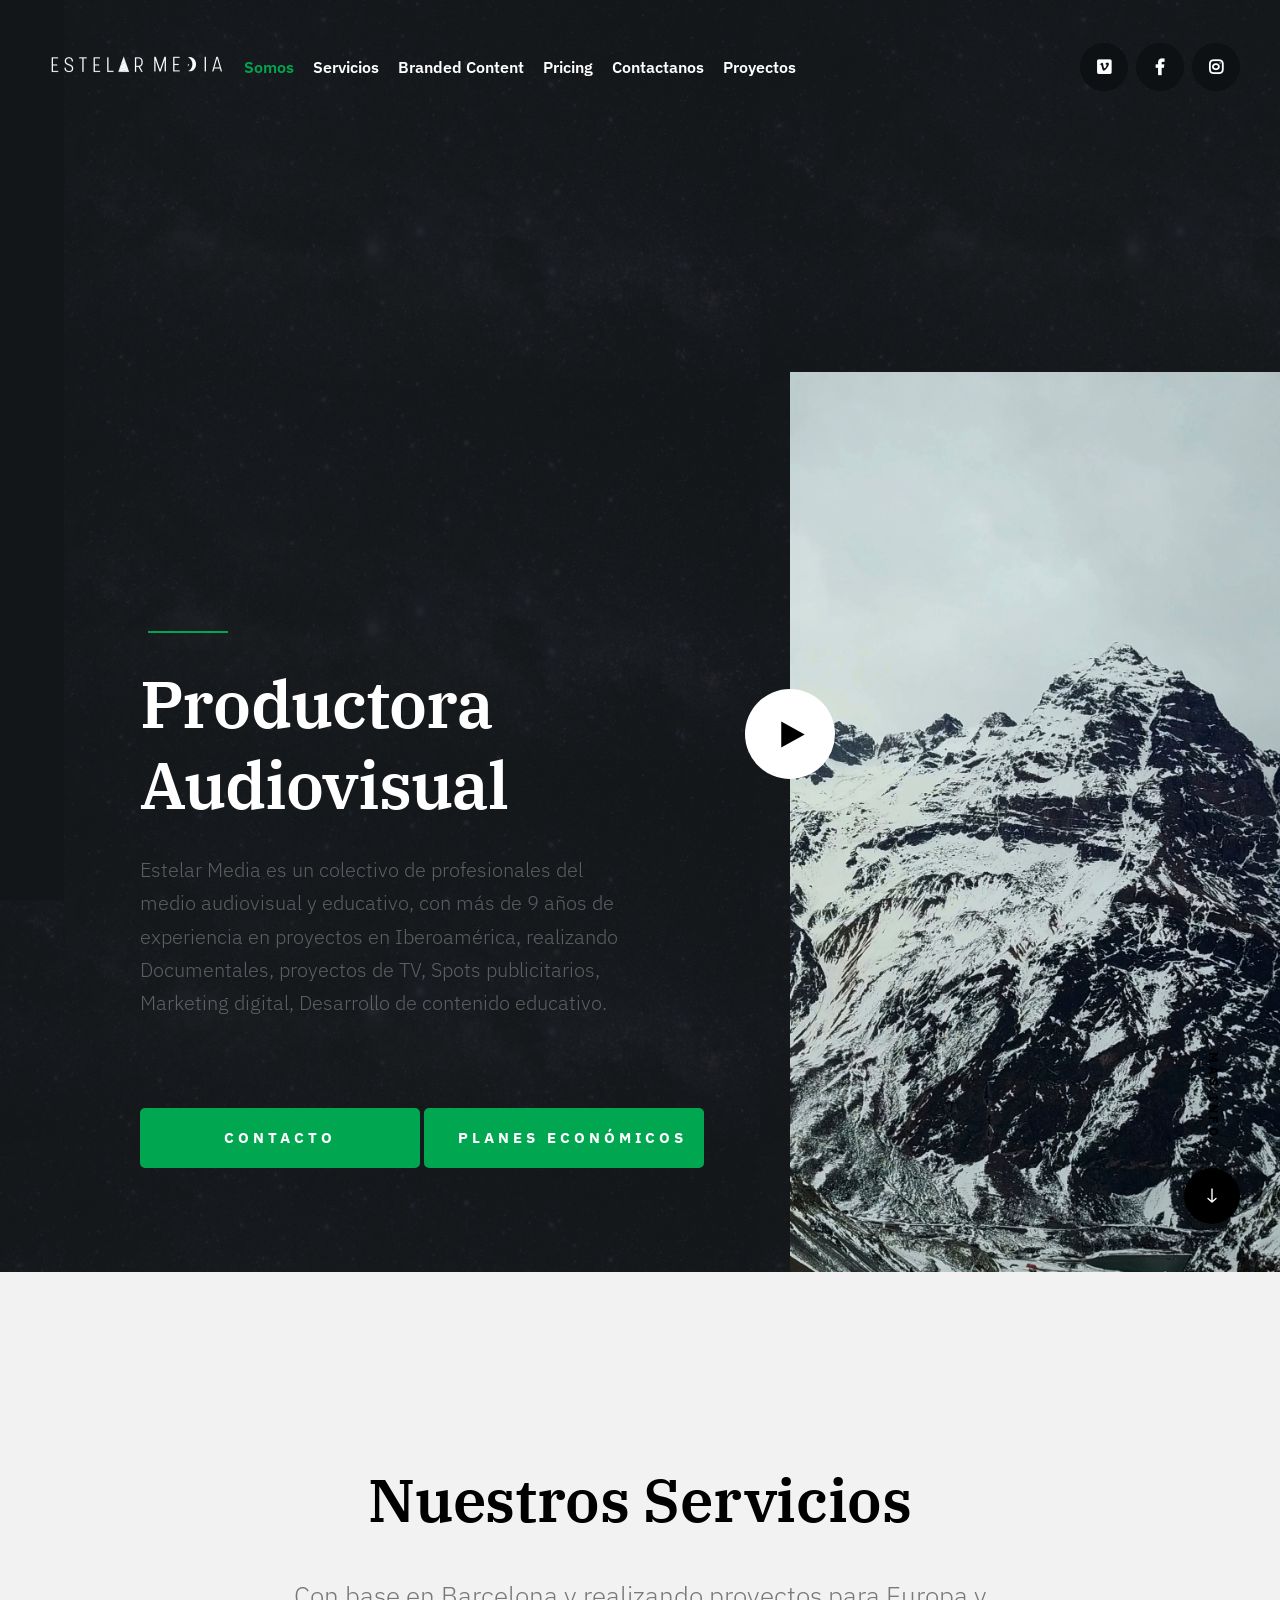
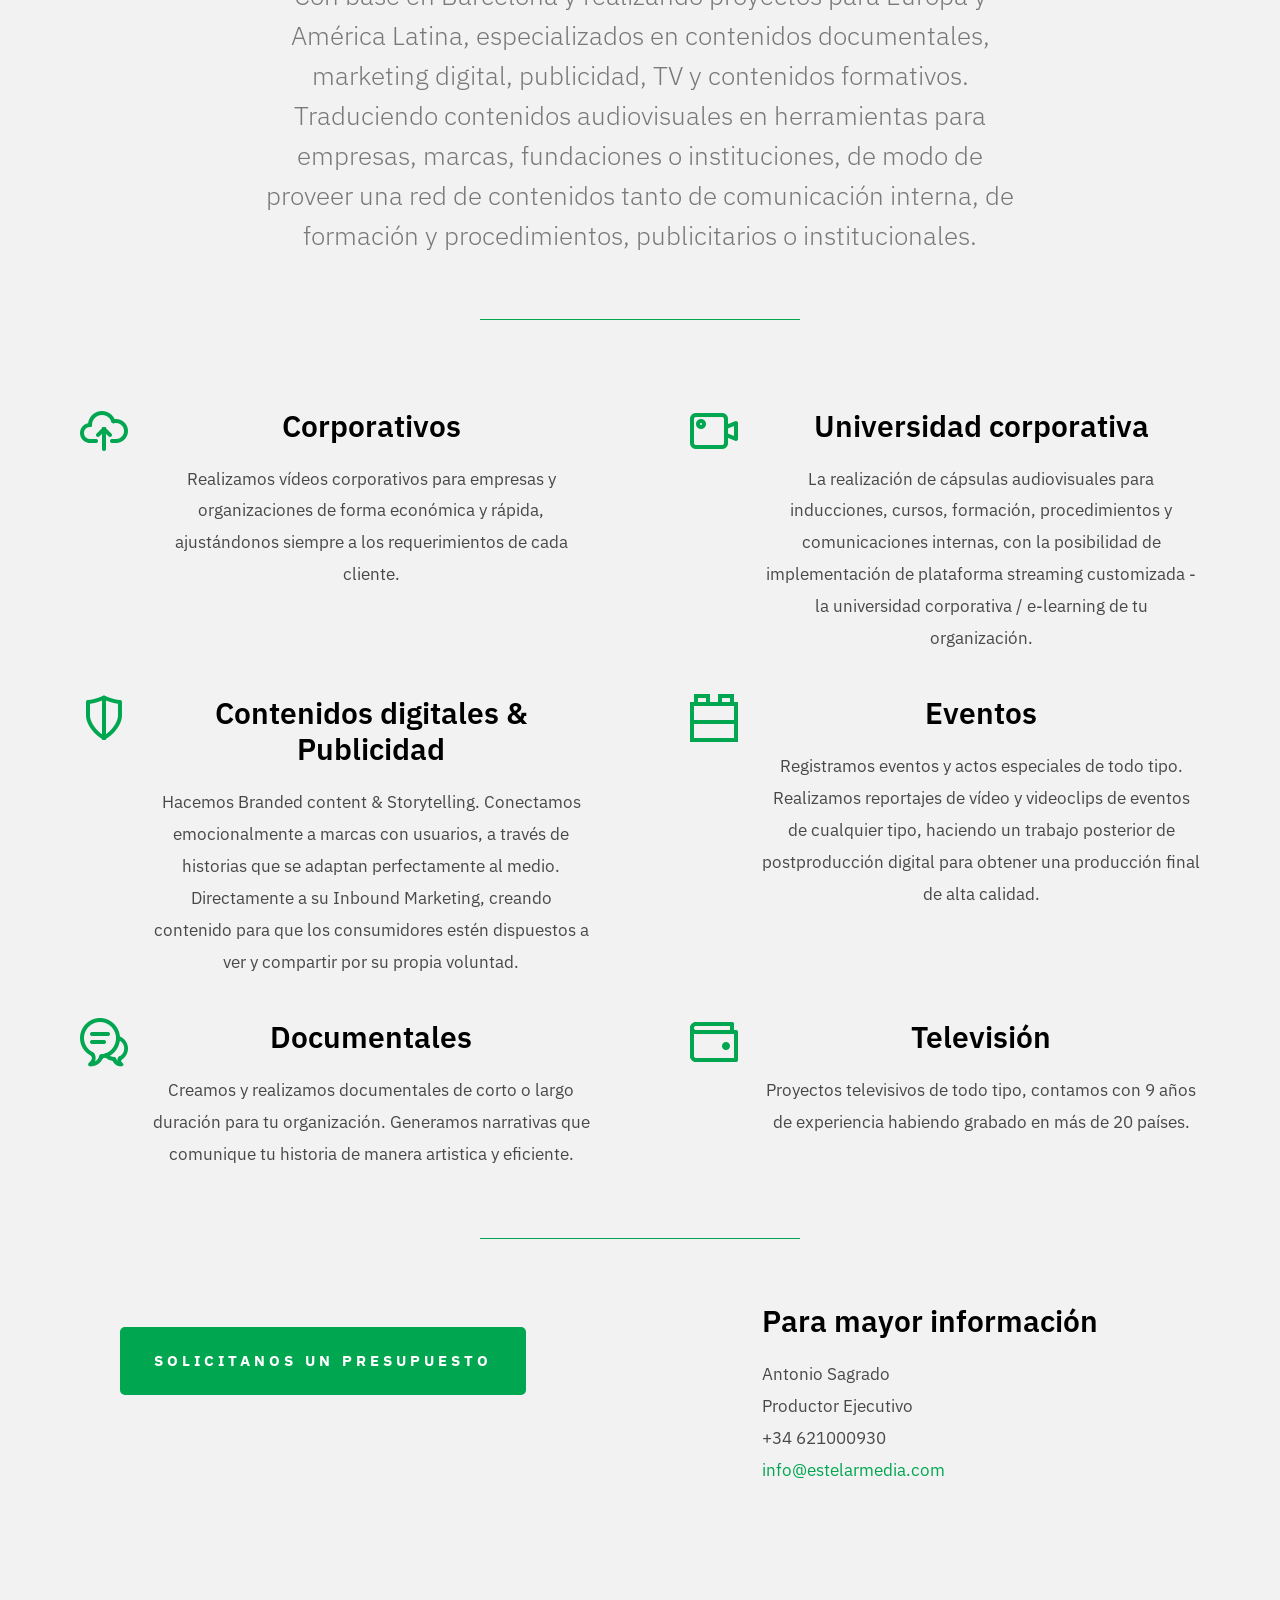
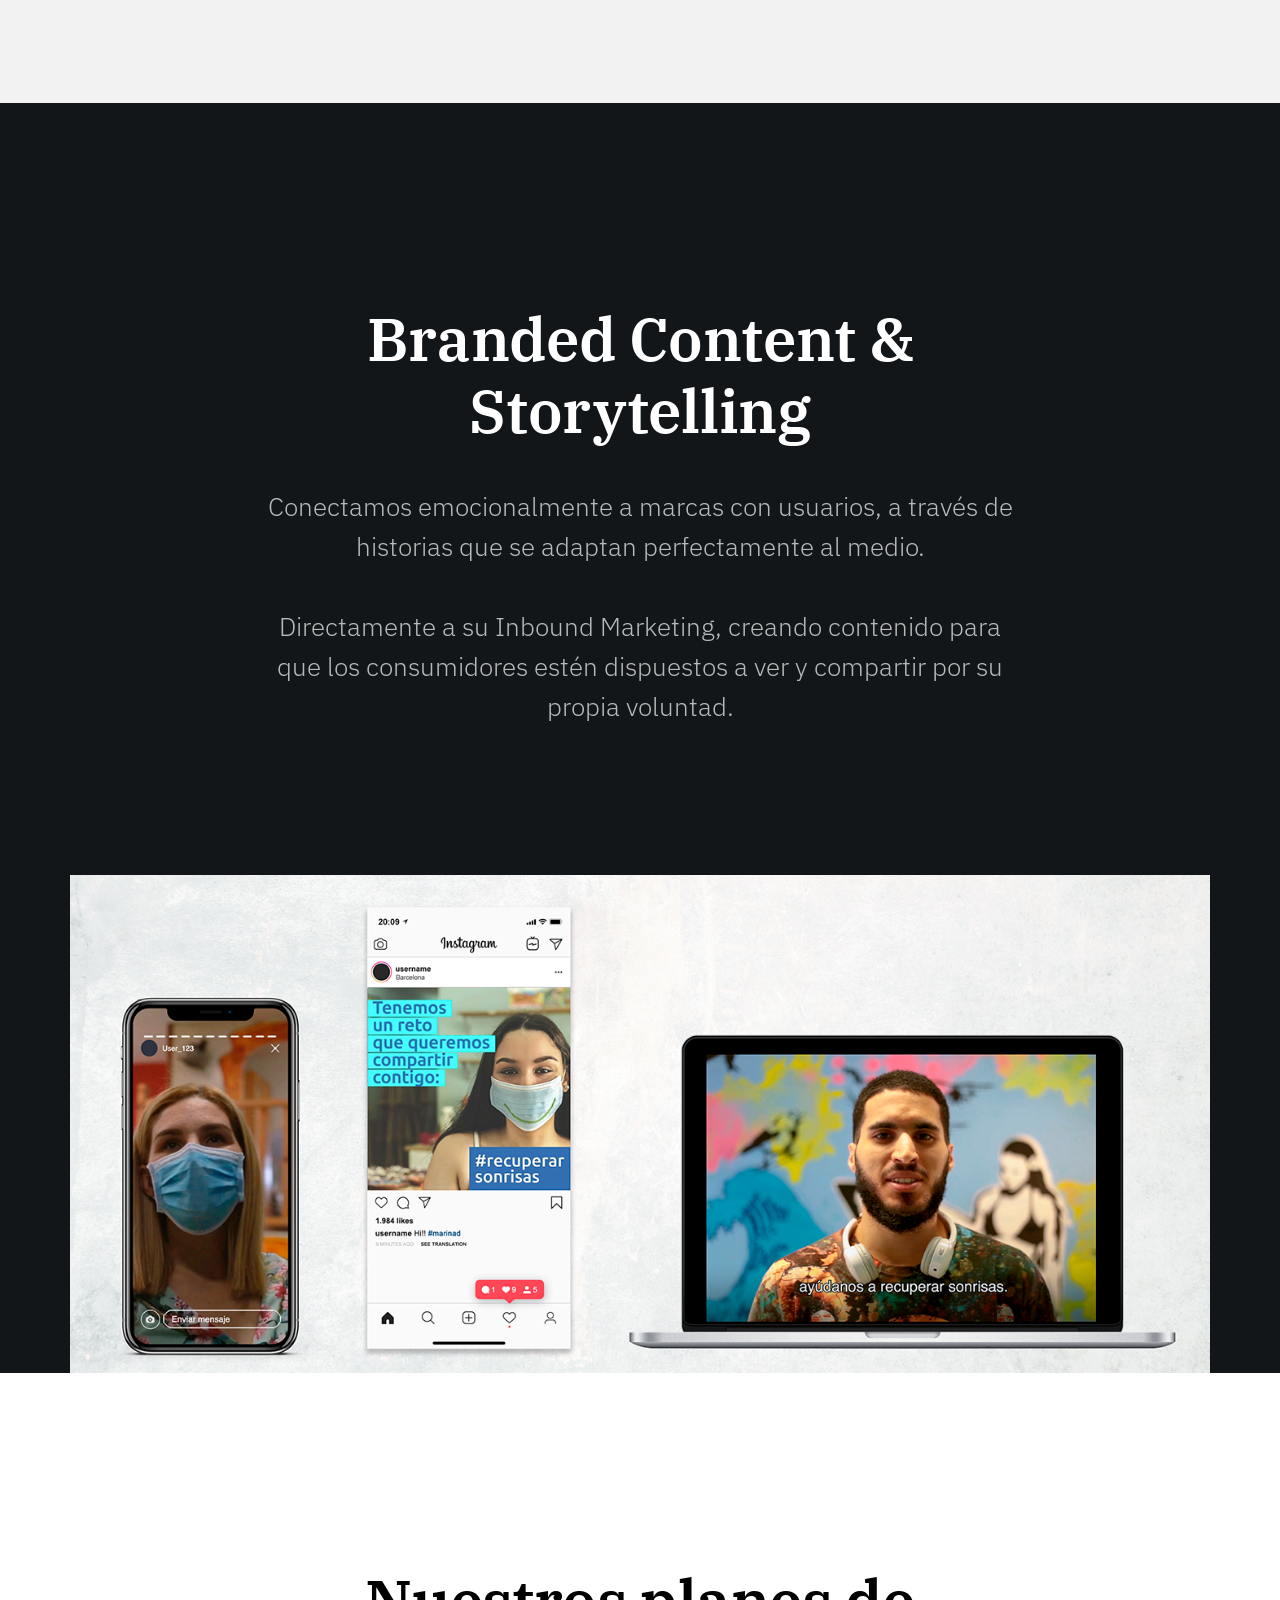
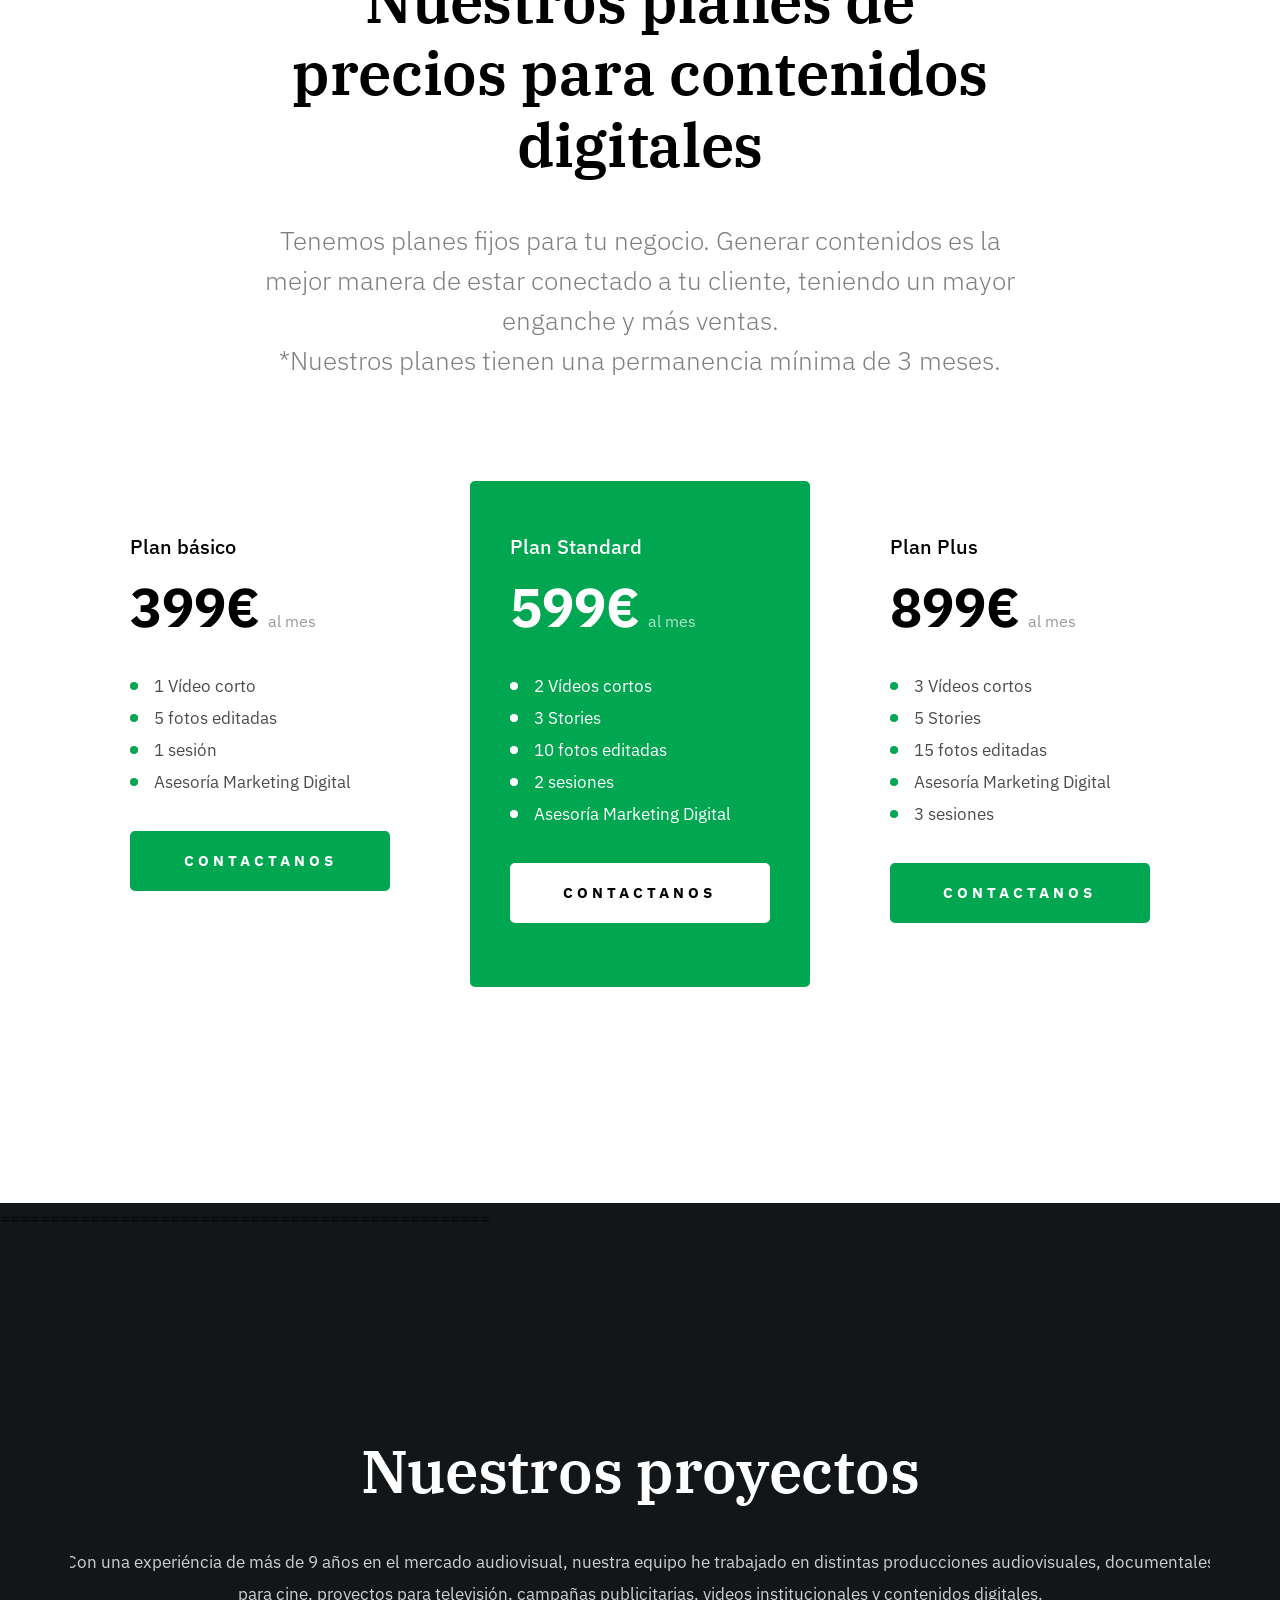
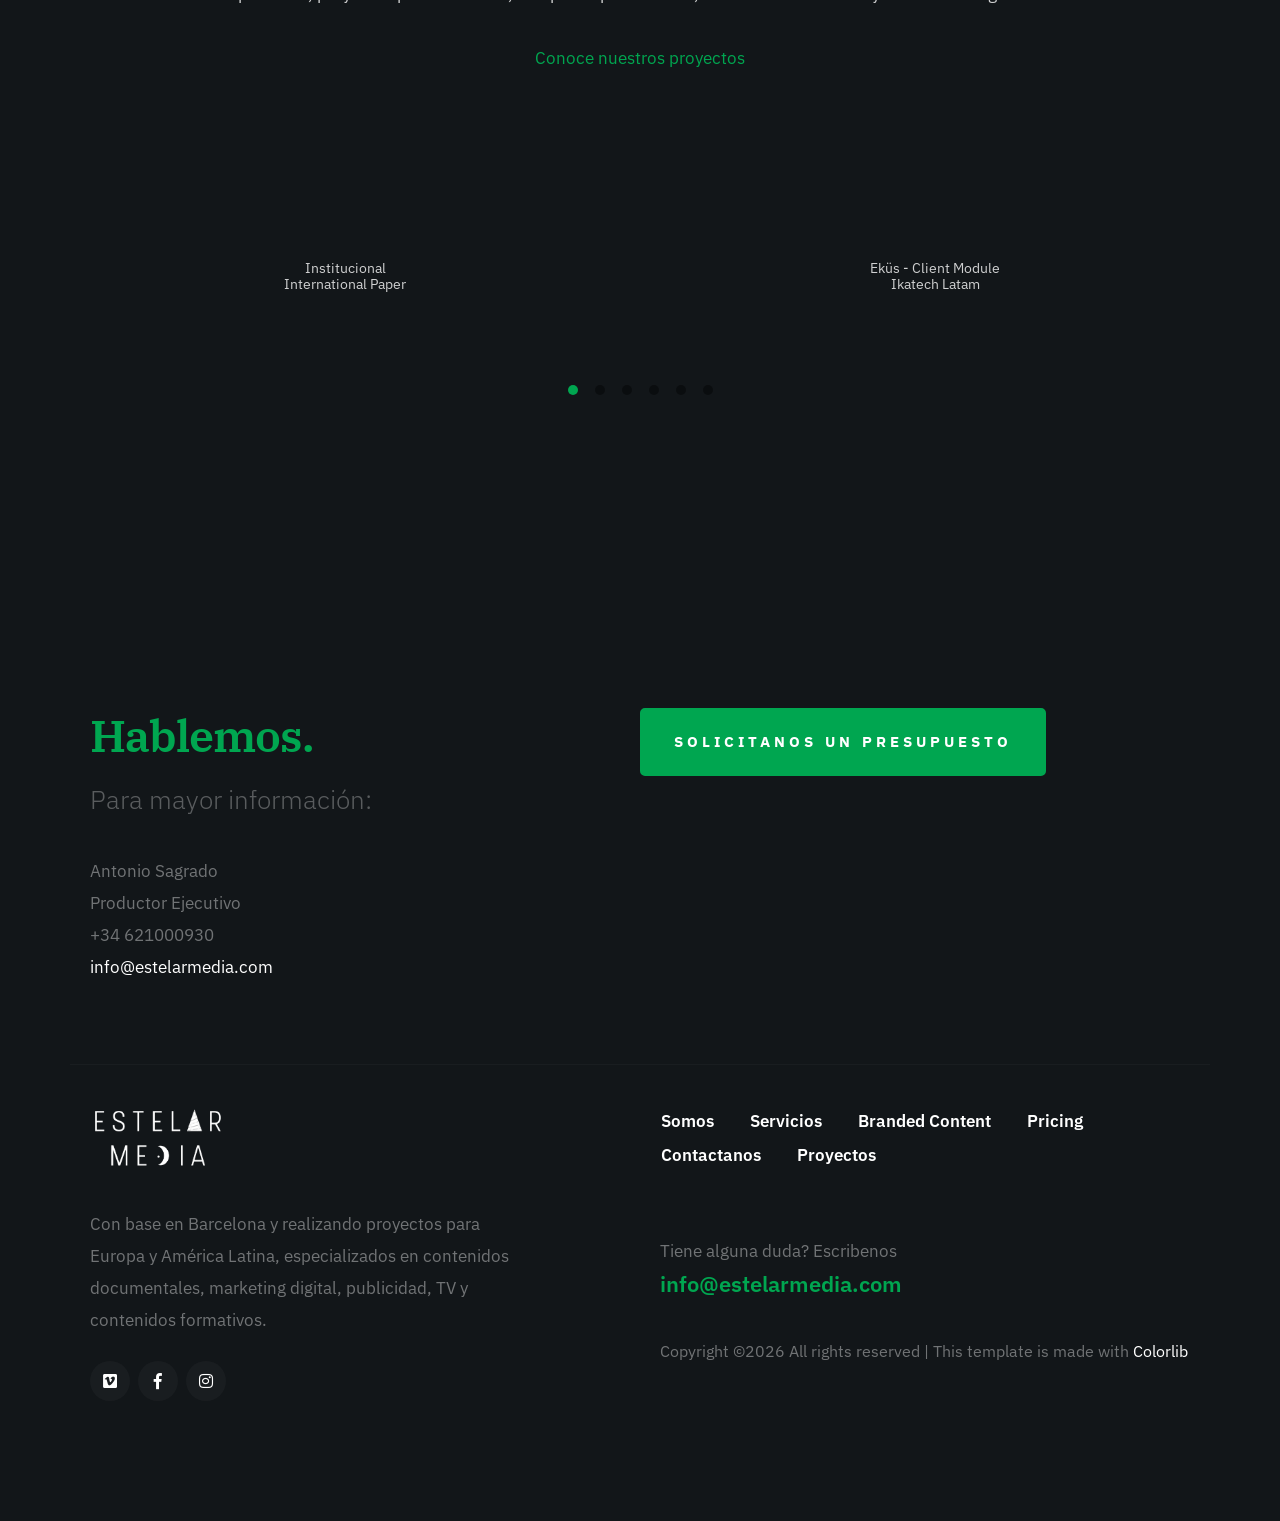
<file: index.html>
<!DOCTYPE html>
<html class="no-js" lang="en">
<head>

    <!--- basic page needs
    ================================================== -->
    <meta charset="utf-8">
    <title>Estelar Media - Productora Audiovisual Barcelona</title>
    <meta name="description" content="">
    <meta name="author" content="">
   
    <!-- mobile specific metas
    ================================================== -->
    <meta name="viewport" content="width=device-width, initial-scale=1">

    <!-- CSS
    ================================================== -->
    <link rel="stylesheet" href="css/base.css">
    <link rel="stylesheet" href="css/vendor.css">
    <link rel="stylesheet" href="css/main.css">

    <!-- script
    ================================================== -->
    <script src="js/modernizr.js"></script>
    <script src="js/pace.min.js"></script>

    <!-- favicons
    ================================================== -->
    <link rel="shortcut icon" href="favicon.ico" type="image/x-icon">
    <link rel="icon" href="favicon.ico" type="image/x-icon">

</head>

<body id="top">

    <div id="preloader">
        <div id="loader"></div>
    </div>


    <!-- header 
    ================================================== -->
    <header class="s-header">

        <div class="header-logo">
            <a class="site-logo" href="index.html">
                <img src="images/Logo_Estelar_Media_solo txt_1linea.png" alt="Homepage">
        </div>

        <nav class="row header-nav-wrap wide">
            <ul class="header-main-nav">
                <li class="current"><a class="smoothscroll" href="#home" title="intro">Somos</a></li>
                <li><a class="smoothscroll" href="#features" title="servicios">Servicios</a></li>
                <li><a class="smoothscroll" href="#about" title="features">Branded Content</a></li>
                <li><a class="smoothscroll" href="#pricing" title="pricing">Pricing</a></li>
                <li><a href="###" title="contacto">Contactanos</a></li>	
                <li><a href="#download" title="download">Proyectos</a></li>	
            </ul>

            <ul class="header-social">
                <li><a href="https://vimeo.com/user6862701"><i class="fab fa-vimeo" aria-hidden="true"></i></a></li>
                <li><a href="#0"><i class="fab fa-facebook-f" aria-hidden="true"></i></a></li>
                <li><a href="#0"><i class="fab fa-instagram" aria-hidden="true"></i></a></li>
            </ul>
        </nav>

        <a class="header-menu-toggle" href="#"><span>Menu</span></a>
    
    </header> <!-- end header -->


    <!-- home
    ================================================== -->
    <section id="home" class="s-home target-section">

        <div class="home-image-part"></div>

        <div class="home-content">



            <div class="row home-content__main wide">
       
                    
                <div class='embed-container'><iframe src='https://player.vimeo.com/video/437115999' frameborder='0' webkitAllowFullScreen mozallowfullscreen allowFullScreen></iframe></div>

                <h1>
                Productora Audiovisual <br>
                </h1>

                <h3>
                 Estelar Media es un colectivo de profesionales del medio audiovisual y educativo, con más de 9 años de experiencia en proyectos en Iberoamérica, realizando Documentales, proyectos de TV, Spots publicitarios, Marketing digital, Desarrollo de contenido educativo.
 
                </h3>

                <div class="home-content__button">
                    <a class="btn-video" href="https://player.vimeo.com/video/437115999" width="640" height="564" frameborder="0" allow="autoplay; fullscreen" allowfullscreen" data-lity>
                        <span class="video-icon"></span>
                    </a>
                    <a href="mailto:info@estelarmedia.com" class="smoothscroll btn btn--primary btn--large">
                        CONTACTO
                    </a>
                    <a href="#download" class="smoothscroll btn btn--primary btn--large">
                        PLANES ECONÓMICOS
                    </a>
                </div>

            </div> <!-- end home-content__main -->

            <a href="#about" class="home-scroll smoothscroll">
                <span class="home-scroll__text">Más info.</span>
                <span class="home-scroll__icon"></span>
            </a>

        </div> <!-- end home-content -->

    </section> <!-- end s-home -->

    <!-- features
    ================================================== -->
    <section id="features" class="s-features target-section">

        <div class="row section-header narrower align-center has-bottom-sep" data-aos="fade-up">
            <div class="col-full">
                <h1 class="display-1">
                    Nuestros Servicios
                </h1>
                <p class="lead">
                    Con base en Barcelona y realizando proyectos para Europa y América Latina, especializados en contenidos documentales, marketing digital, publicidad, TV y contenidos formativos. Traduciendo contenidos audiovisuales en herramientas para empresas, marcas, fundaciones o instituciones, de modo de proveer una red de contenidos tanto de comunicación interna, de formación y procedimientos, publicitarios o institucionales. 
                </p>
            </div>
        </div> <!-- end section-header -->

        <div class="row bit-narrow features block-1-2 block-mob-full">
            <div class="row section-header narrower align-center has-bottom-sep" data-aos="fade-up">
                <div class="col-block item-feature" data-aos="fade-up">
                    <div class="item-feature__icon">
                        <i class="icon-upload"></i>
                    </div>
                    <div class="item-feature__text">
                        <h3 class="item-title">Corporativos</h3>
                        <p>Realizamos vídeos corporativos para empresas y organizaciones de forma económica y rápida, ajustándonos siempre a los requerimientos de cada cliente.  
                        </p>
                    </div>
                </div>

                <div class="col-block item-feature" data-aos="fade-up">
                    <div class="item-feature__icon">
                        <i class="icon-video-camera"></i>
                    </div>
                    <div class="item-feature__text">
                        <h3 class="item-title">Universidad corporativa</h3>
                        <p>La realización de cápsulas audiovisuales para inducciones, cursos, formación, procedimientos y comunicaciones internas, con la posibilidad de implementación de plataforma streaming customizada - la universidad corporativa / e-learning de tu organización. 
                        </p>
                    </div>
                </div>

                <div class="col-block item-feature" data-aos="fade-up">
                    <div class="item-feature__icon">
                        <i class="icon-shield"></i>
                    </div>  
                    <div class="item-feature__text">
                        <h3 class="item-title">Contenidos digitales & Publicidad</h3>
                        <p> Hacemos Branded content & Storytelling. Conectamos emocionalmente a marcas con usuarios, a través de historias que se adaptan perfectamente al medio. Directamente a su Inbound Marketing, creando contenido para que los consumidores estén dispuestos a ver y compartir por su propia voluntad.
                            
                        </p>
                    </div>
                </div>

                <div class="col-block item-feature" data-aos="fade-up">
                    <div class="item-feature__icon">
                        <i class="icon-lego-block"></i>
                    </div>
                    <div class="item-feature__text">
                        <h3 class="item-title">Eventos</h3>
                        <p>Registramos eventos y actos especiales de todo tipo. Realizamos reportajes de vídeo y videoclips de eventos de cualquier tipo, haciendo un trabajo posterior de postproducción digital para obtener una producción final de alta calidad.
                        </p>
                    </div>
                </div>

                <div class="col-block item-feature" data-aos="fade-up">
                    <div class="item-feature__icon">
                        <i class="icon-chat"></i>
                    </div>
                    <div class="item-feature__text">
                        <h3 class="item-title">Documentales</h3>
                        <p>Creamos y realizamos documentales de corto o largo duración para tu organización. Generamos narrativas que comunique tu historia de manera artistica y eficiente.
                        </p>
                    </div>
                </div>
        
                <div class="col-block item-feature" data-aos="fade-up">
                    <div class="item-feature__icon">
                        <i class="icon-wallet"></i>
                    </div>
                    <div class="item-feature__text">
                        <h3 class="item-title">Televisión</h3>
                        <p>Proyectos televisivos de todo tipo, contamos con 9 años de experiencia habiendo grabado en más de 20 países.</p>
                    </div>
                </div>

            </div>


                <div class="col-full">
                    <div class="col-block item-feature" data-aos="fade-up">
                        <div class="projs-content__button">
                            <a href="mailto:info@estelarmedia.com" class="smoothscroll btn btn--primary btn--large">
                                Solicitanos un presupuesto</a>
                            </div>
                    </div>

                    <div class="col-block item-feature" data-aos="fade-up">
                        <div class="item-feature__text">
                            <br>
                            <br>
                            <h3 class="item-title">Para mayor información</h3>
                            <p>Antonio Sagrado <br>
                            Productor Ejecutivo<br>
                            +34 621000930<br>
                            <a href="mailto:info@estelarmedia.com" >info@estelarmedia.com</a></p>
                        </div>
                    </div>
                </div>
            
     


        </div> 


        <!-- end features -->

       <!-- TESTIMONIALS ESTAVA AQUI -->

    </section> <!-- end s-features -->

 <!-- Branded content explain
    ================================================== -->
    <section id="about" class="s-about target-section">

        <div class="row section-header narrower align-center" data-aos="fade-up">
            <div class="col-full">
                <h1 class="display-1">
                    Branded Content & Storytelling
                </h1>
                <p class="lead">
                    Conectamos emocionalmente a marcas con usuarios, a través de historias que se adaptan perfectamente al medio. <br><br>

                    Directamente a su Inbound Marketing, creando contenido para que los consumidores estén dispuestos a ver y compartir por su propia voluntad.
                    
                </p>
            </div>
        </div> <!-- end section-header -->

        <div class="row about-bottom-image" data-aos="fade-up">
            <img src="images/app-screen-1400.png" 
                 srcset="images/app-screen-600.png 600w, 
                         images/app-screen-1400.png 1400w, 
                         images/app-screen-2800.png 2800w" 
                 sizes="(max-width: 2800px) 100vw, 2800px" 
                 alt="App Screenshots"> 
         </div>

    </section> <!-- end s-about -->


    <!-- pricing Branded content
    ================================================== -->
    <section id="pricing" class="s-pricing target-section">

        <div class="row section-header narrower align-center" data-aos="fade-up">
            <div class="col-full">
                <h1 class="display-1">
                   Nuestros planes de precios para contenidos digitales
                </h1>
                <p class="lead">
                    Tenemos planes fijos para tu negocio. Generar contenidos es la mejor manera de estar conectado a tu cliente, teniendo un mayor enganche y más ventas.
               <br>
               *Nuestros planes tienen una permanencia mínima de 3 meses.
               
                </p>

            </div>
        </div> <!-- end section-header -->

        <div class="row plans block-1-3 block-m-1-2 block-tab-full stack">

            <div class="col-block item-plan" data-aos="fade-up">
                <div class="item-plan__block"> 

                    <div class="item-plan__top-part">
                        <h3 class="item-plan__title">Plan básico</h3>
                        <p class="item-plan__price">399€</p>
                        <p class="item-plan__per">al mes</p>
                    </div>

                    <div class="item-plan__bottom-part">
                        <ul class="item-plan__features disc">
                            <li><span>1</span> Vídeo corto</li>
                            <li><span>5</span> fotos editadas</li>
                            <li><span>1 </span>sesión</li>
                            <li><span>Asesoría Marketing Digital</span></li>
                        </ul>

                        <a class="btn btn--primary large full-width" href="#0">Contactanos</a>
                    </div>  
                
                </div>
            </div> <!-- end item-plan -->

            <div class="col-block item-plan item-plan--popular" data-aos="fade-up">
                <div class="item-plan__block"> 

                    <div class="item-plan__top-part">
                        <h3 class="item-plan__title">Plan Standard</h3>
                        <p class="item-plan__price">599€</p>
                        <p class="item-plan__per">al mes</p>
                    </div>

                    <div class="item-plan__bottom-part">
                        <ul class="item-plan__features disc">
                            <li><span>2</span> Vídeos cortos</li>
                            <li><span>3</span> Stories</li>
                            <li><span>10</span> fotos editadas</li>
                            <li><span>2 </span>sesiones</li>
                            <li><span>Asesoría Marketing Digital</span></li>
                        </ul>
                                

                        <a class="btn btn--primary large full-width" href="#0">Contactanos</a>
                    </div>  
                    
                </div>
            </div> <!-- end item-plan -->

            <div class="col-block item-plan" data-aos="fade-up">
                <div class="item-plan__block"> 

                    <div class="item-plan__top-part">
                        <h3 class="item-plan__title">Plan Plus</h3>
                        <p class="item-plan__price">899€</p>
                        <p class="item-plan__per">al mes</p>
                    </div>

                    <div class="item-plan__bottom-part">
                        <ul class="item-plan__features disc">
                            <li><span>3</span> Vídeos cortos</li>
                            <li><span>5</span> Stories</li>
                            <li><span>15</span> fotos editadas</li>
                            <li><span>Asesoría Marketing Digital</span></li>
                            <li><span>3 </span>sesiones</li>
                        </ul>

                        <a class="btn btn--primary large full-width" href="#0">Contactanos</a>
                    </div>  
                
                </div>
            </div> <!-- end item-plan -->

        </div> <!-- end plans -->

    </section> <!-- end s-pricing -->


<!-- download = Proyectos -->
    =================================================
    <section id="download" class="s-download">

        <div class="row download-content">
            <div class="row section-header narrower align-center" data-aos="fade-up">
                <h1 class="display-1">
                    Nuestros proyectos
                </h1>
                <p>
                    Con una experiéncia de más de 9 años en el mercado audiovisual, nuestra equipo he trabajado en distintas producciones audiovisuales, documentales para cine, proyectos para televisión, campañas publicitarias, videos institucionales y contenidos digitales. <br>
                </p>
                <p>
                    <a href="https://vimeo.com/user6862701">Conoce nuestros proyectos</a>
                </p>



                <div class="testimonials-wrap" data-aos="fade-up">

                    <div class="row testimonials">
        
                        <div class="col-full slick-slider testimonials__slider">
        
                            <div class="testimonials__slide">
                                <div class='embed-container3'>
                                    <iframe src='https://player.vimeo.com/video/182928617' frameborder='0' webkitAllowFullScreen mozallowfullscreen allowFullScreen>
                                    </iframe>
                                    <p>Institucional<br>
                                    International Paper</p>
                                </div>
                            </div> <!-- end testimonials__slide -->
        
                            <div class="testimonials__slide">
                                <div class='embed-container3'>
                                    <iframe src='https://player.vimeo.com/video/293450822' frameborder='0' webkitAllowFullScreen mozallowfullscreen allowFullScreen>
                                    </iframe>
                                    <p>Eküs - Client Module<br>
                                    Ikatech Latam</p>
                                </div>                       
                            </div> <!-- end testimonials__slide -->

                            <div class="testimonials__slide">
                                <div class='embed-container3'>
                                    <iframe src='https://player.vimeo.com/video/446395877' frameborder='0' webkitAllowFullScreen mozallowfullscreen allowFullScreen>
                                    </iframe>
                                    <p>Campaña recuperar sonrisas - 2020<br>
                                    Teresianas Europa</p>
                                </div>                       
                            </div> <!-- end testimonials__slide -->

                            <div class="testimonials__slide">
                                <div class='embed-container3'>
                                    <iframe src='https://player.vimeo.com/video/169697014' frameborder='0' webkitAllowFullScreen mozallowfullscreen allowFullScreen>
                                    </iframe>
                                    <p>Campaña publicitaria - Copa América<br>
                                    Claro</p>
                                </div>                       
                            </div> <!-- end testimonials__slide -->

                            <div class="testimonials__slide">
                                <div class='embed-container3'>
                                    <iframe src='https://player.vimeo.com/video/283094949' frameborder='0' webkitAllowFullScreen mozallowfullscreen allowFullScreen>
                                    </iframe>
                                    <p>Gen Nomade<br>
                                    TVN Chile</p>
                                </div>
                            </div> <!-- end testimonials__slide -->
        
                            <div class="testimonials__slide">
                                <div class='embed-container3'>
                                    <iframe src='https://player.vimeo.com/video/437115999' frameborder='0' webkitAllowFullScreen mozallowfullscreen allowFullScreen>
                                    </iframe>
                                    <p>REEL 2020<br>
                                    Estelar Media</p>
                                </div>
                            </div> <!-- end testimonials__slide -->
                            
                        </div> <!-- end testimonials__slider -->
        
                    </div> <!-- end testimonials -->
        
                </div> <!-- end testimonials-wrap -->


            </div>
        </div>

    </section> 
    <!-- end s-download -->

    

    <!-- footer
    ================================================== -->
    <footer class="s-footer footer">

        <div class="row footer__top">
            <div class="col-six md-full">
                <h1 class="display-2">
                    Hablemos. 
                </h1>
                <p class="lead">
                    Para mayor información:

                    <p>Antonio Sagrado <br>
                        Productor Ejecutivo<br>
                        +34 621000930<br>
                        <a href="mailto:info@estelarmedia.com" >info@estelarmedia.com</a></p>
                </p>
            </div>
            <div class="projs-content__button">
                <a href="mailto: " class="smoothscroll btn btn--primary btn--large">
                    Solicitanos un presupuesto</a>
                </div>
        </div>

        <div class="row footer__bottom">
            <div class="col-five tab-full">
                <div class="footer__logo">
                    <a href="index.html">
                        <img src="images/Logo_Estelar_Media_solo txt_2lineas.png" alt="Homepage">
                    </a>
                </div>

                <p>
                    Con base en Barcelona y realizando proyectos para Europa y América Latina, especializados en contenidos documentales, marketing digital, publicidad, TV y contenidos formativos.
                </p>

                <ul class="footer__social">
                    <li><a href="https://vimeo.com/user6862701"><i class="fab fa-vimeo" aria-hidden="true"></i></a></li>
                    <li><a href="#0"><i class="fab fa-facebook-f" aria-hidden="true"></i></a></li>
                    <li><a href="#0"><i class="fab fa-instagram" aria-hidden="true"></i></a></li>
                </ul>
            </div>

            <div class="col-six tab-full end">
                <ul class="footer__site-links">
                    <li class="current"><a class="smoothscroll" href="#home" title="intro">Somos</a></li>
                <li><a class="smoothscroll" href="#features" title="servicios">Servicios</a></li>
                <li><a class="smoothscroll" href="#about" title="features">Branded Content</a></li>
                <li><a class="smoothscroll" href="#pricing" title="pricing">Pricing</a></li>
                <li><a href="###" title="contacto">Contactanos</a></li>	
                <li><a href="#download" title="download">Proyectos</a></li>		
                </ul>

                <p class="footer__contact">
                    Tiene alguna duda? Escribenos <br>
                    <a href="mailto:info@estelarmedia.com" class="footer__mail-link">info@estelarmedia.com</a>
                </p>

                <div class="cl-copyright">
                    <span><!-- Link back to Colorlib can't be removed. Template is licensed under CC BY 3.0. -->
Copyright &copy;<script>document.write(new Date().getFullYear());</script> All rights reserved | This template is made with <a href="https://colorlib.com" target="_blank">Colorlib</a>
<!-- Link back to Colorlib can't be removed. Template is licensed under CC BY 3.0. -->
</span>
                </div>
            </div>

        </div>

        <div class="go-top">
            <a class="smoothscroll" title="Back to Top" href="#top"></a>
        </div>

    </footer> <!-- end s-footer -->


    <!-- Java Script
    ================================================== -->
    <script src="js/jquery-3.2.1.min.js"></script>
    <script src="js/plugins.js"></script>
    <script src="js/main.js"></script>

</body>
</file>
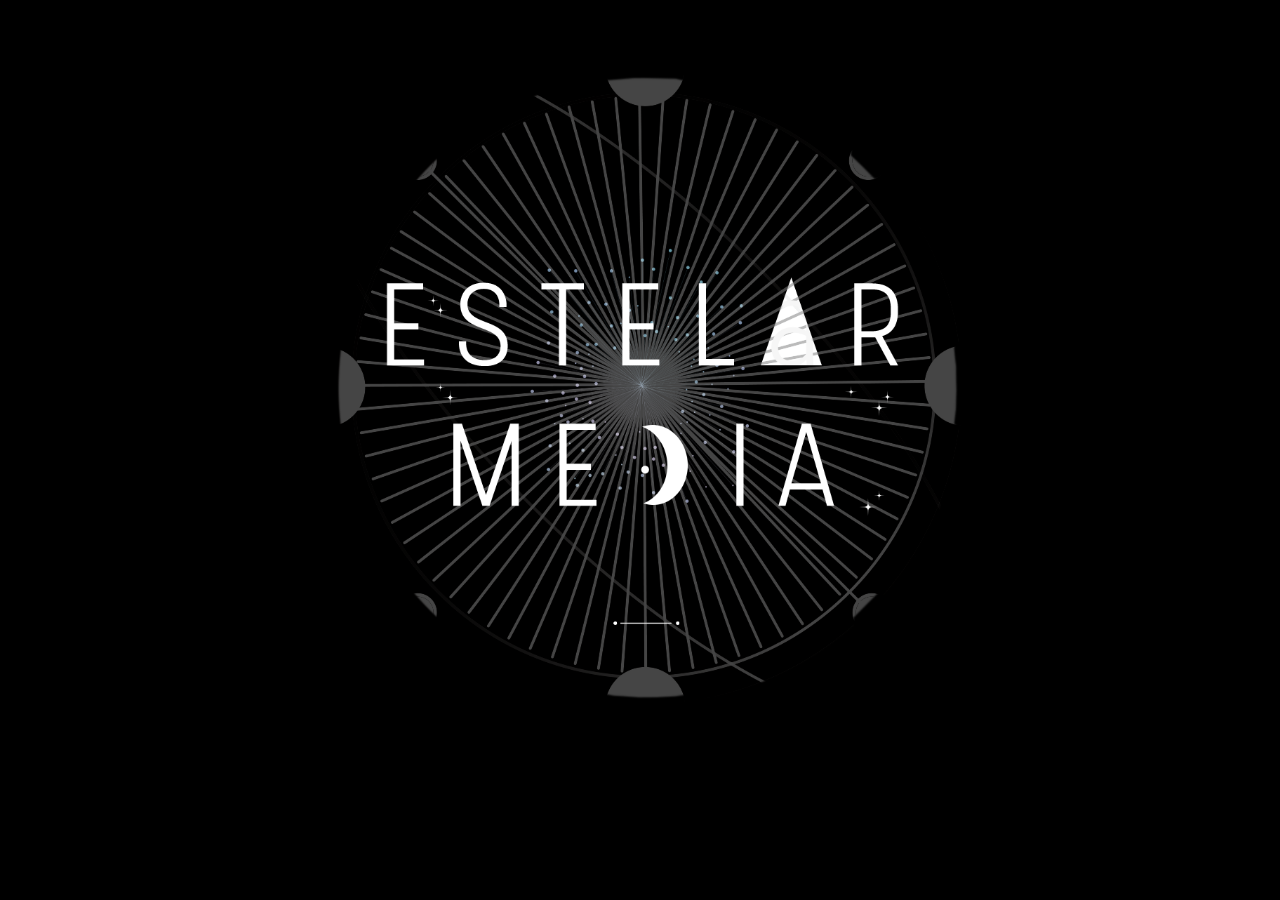
<file: OLD/index.html>
<html>
<head>
<style>
body{
background-color: #000000;
font-family: 'Gill Sans', 'Gill Sans MT', Calibri, 'Trebuchet MS', sans-serif;
}
a:link, a:visited, a:hover, a:active {
  text-align: center;
  text-decoration: none;
}
.header img {
width: 60%;
height: auto;
display: block;
margin-left: auto;
margin-right: auto;
}
div {
  display: flex;
  align-items: center;
}
.button {
  background-color: #ffffff; 
  border: none;
  color: white;
  padding: 16px 32px;
  text-align: center;
  text-decoration: none;
  display: inline-block;
  font-size: 16px;
  margin: 4px 2px;
  transition-duration: 0.4s;
  cursor: pointer;
}
.button5 {
  background-color: white;
  color: black;
  border: 2px solid #555555;
}

.button5:hover {
  background-color: #555555;
  color: white;
}

</style>
</head>
<body>
    <div class="header">
        <img src="Logo_Estelar_Media_Alpha.png" alt="logo" />
      </div>
<!--   <div class="contacto">
        <button class="button button5"><a href="mailto:estelarmediabcn@gmail.com">Contacto</a></button>
    </div>
    -->
</body>
</html>
</file>
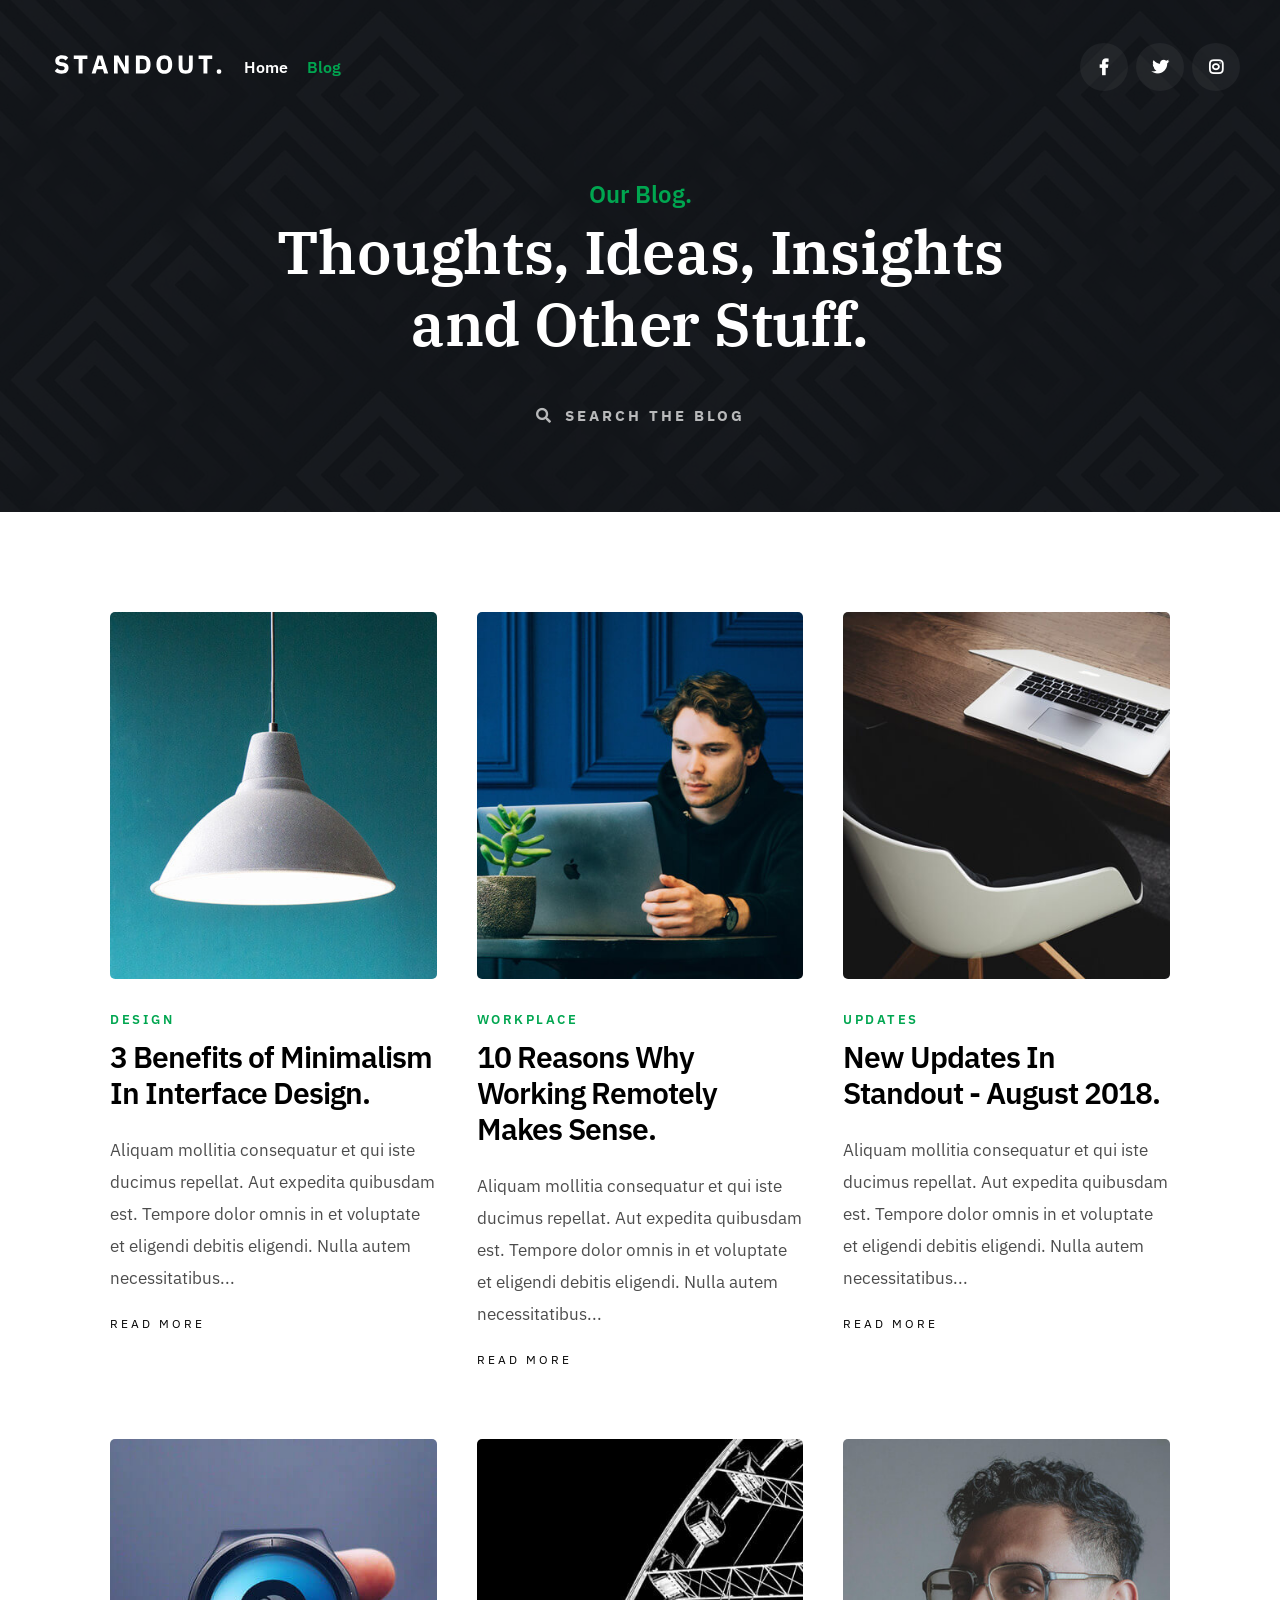
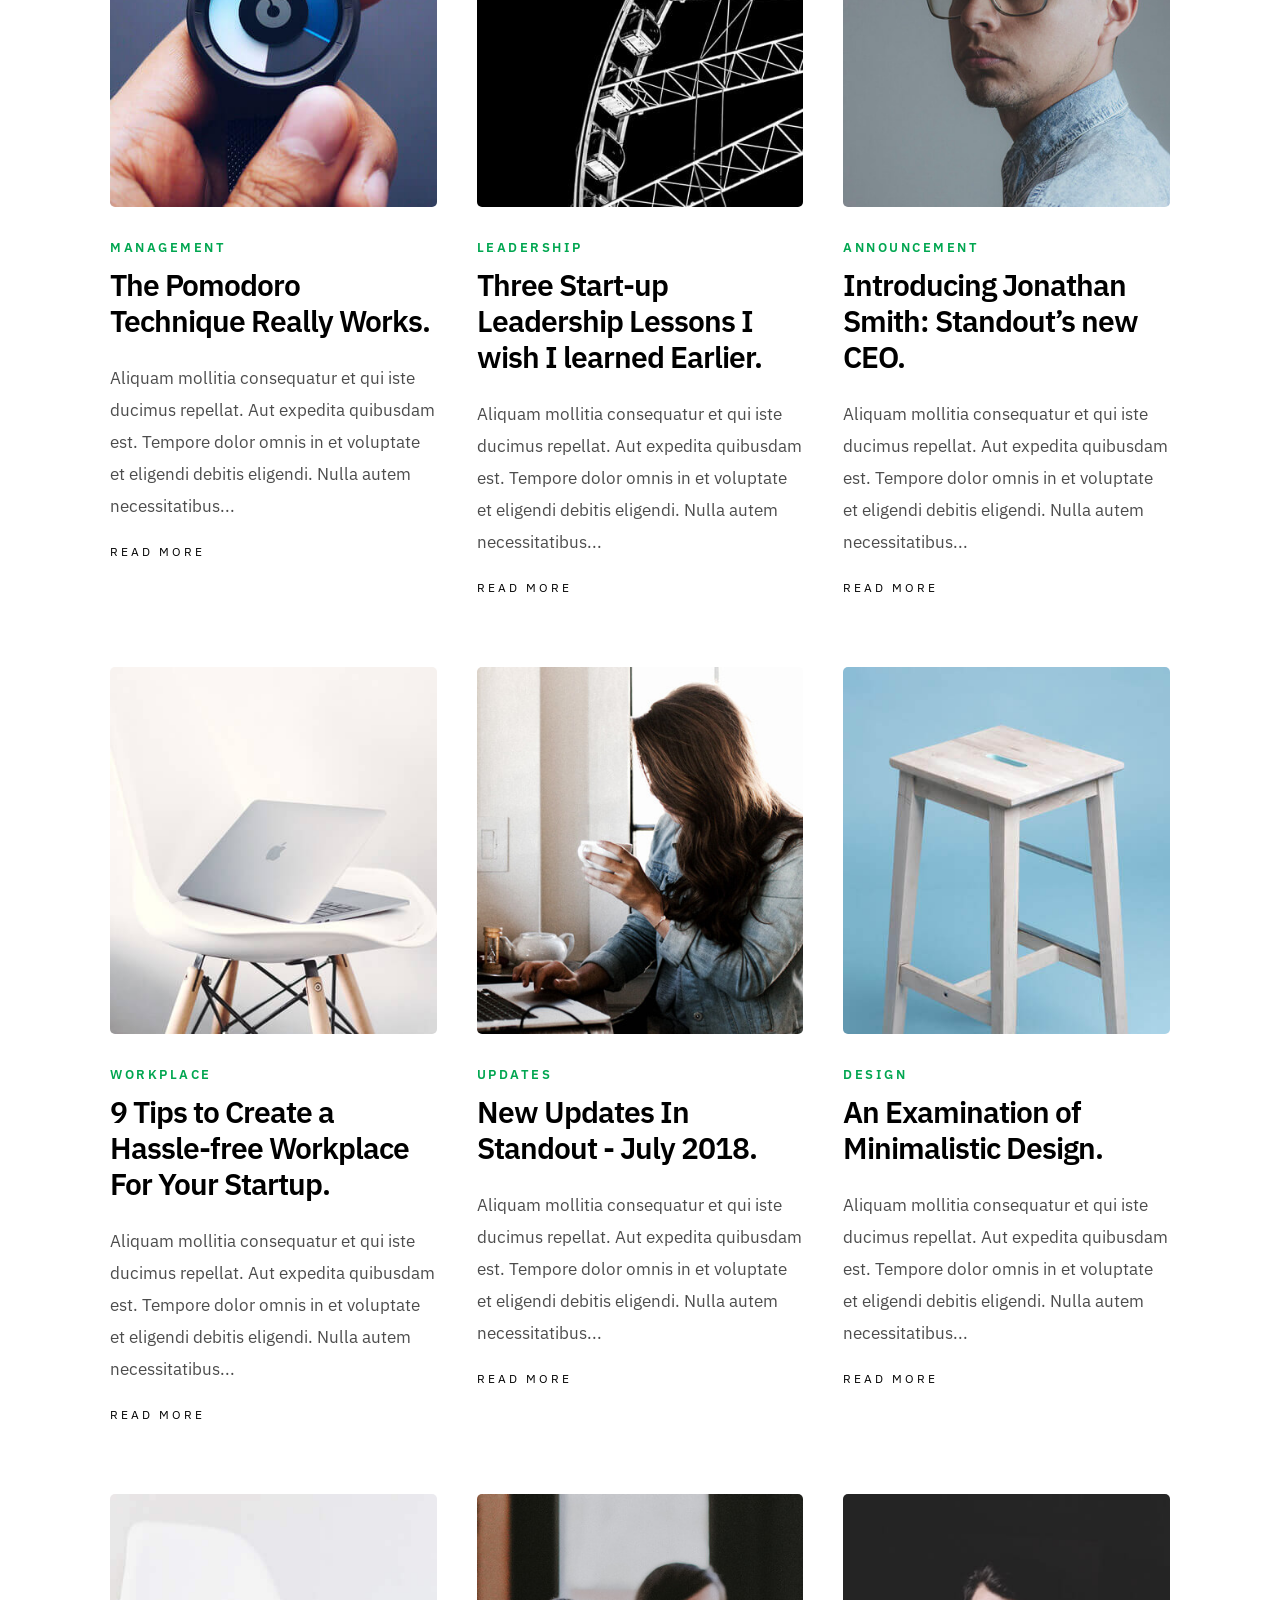
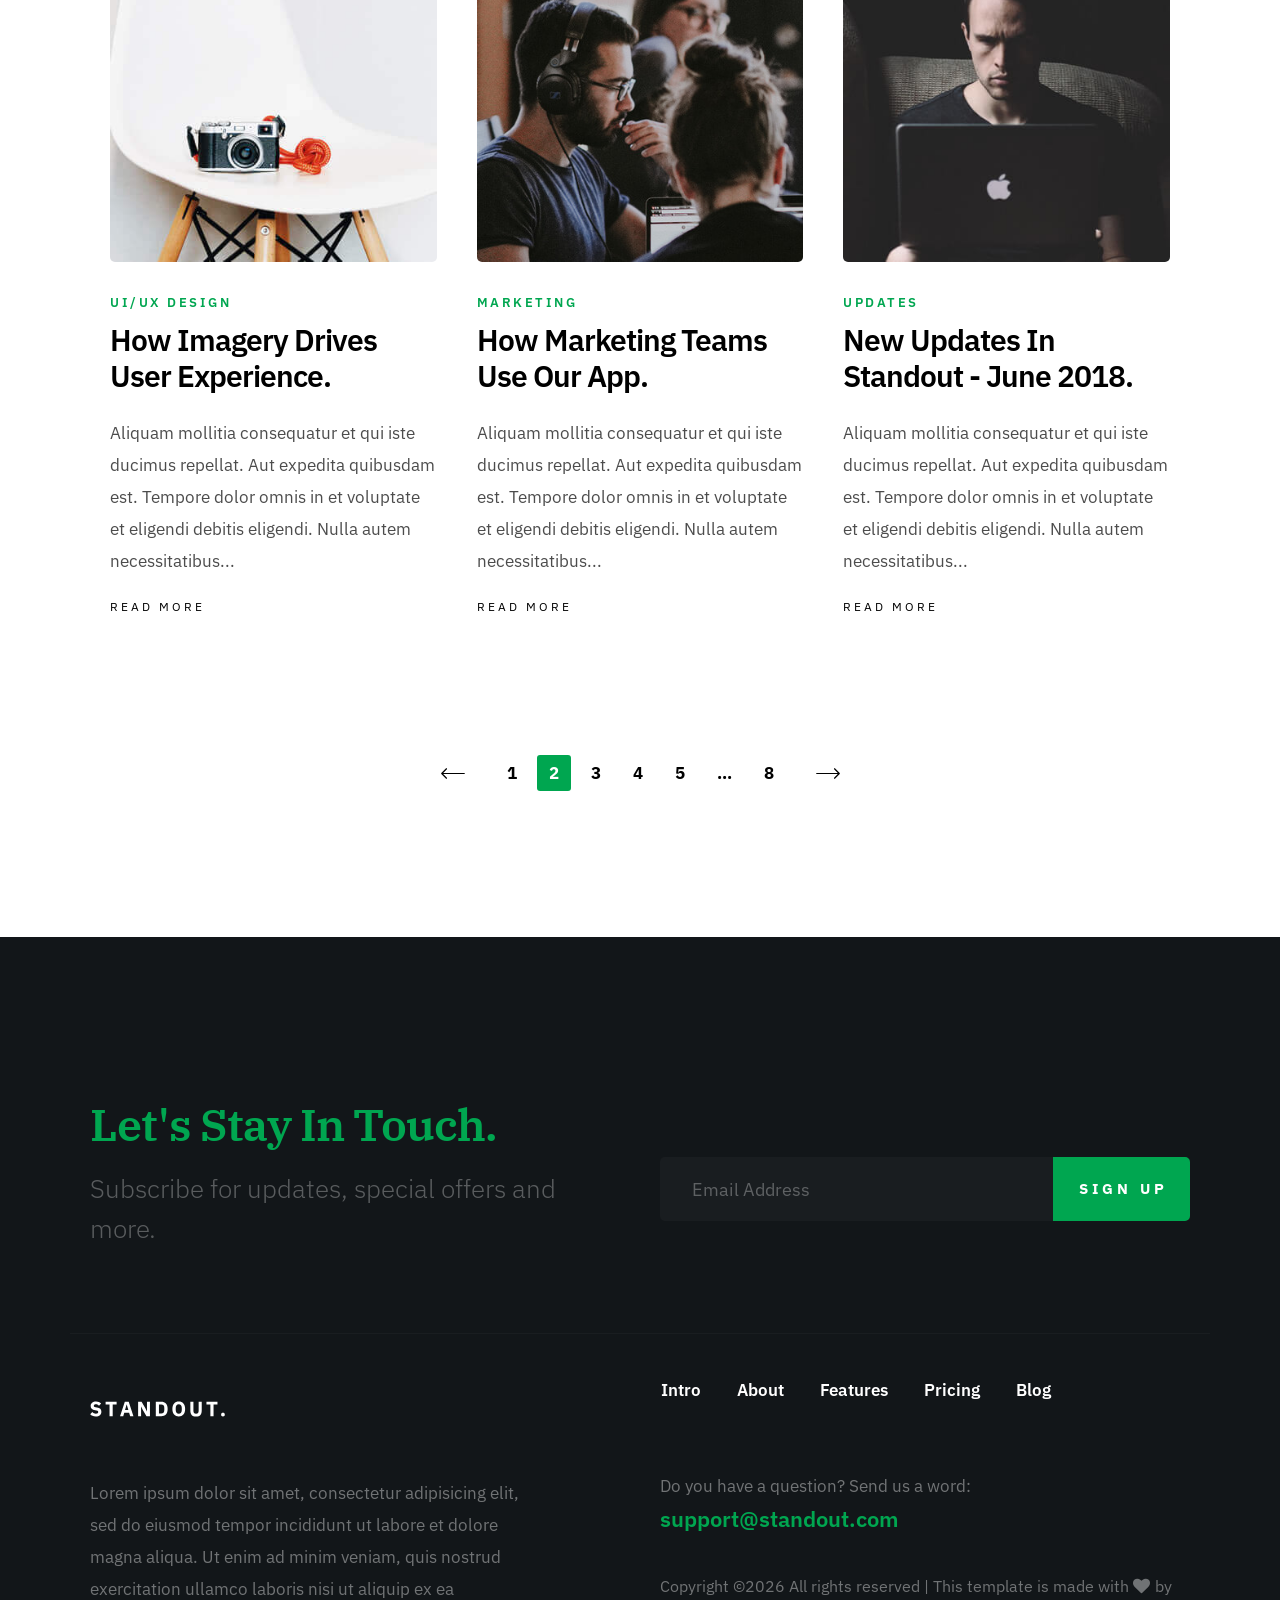
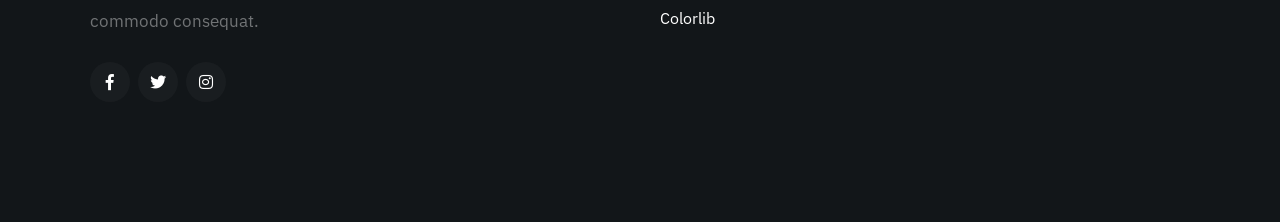
<file: blog.html>
<!DOCTYPE html>
<html class="no-js" lang="en">
<head>

    <!--- basic page needs
    ================================================== -->
    <meta charset="utf-8">
    <title>Blog - Standout</title>
    <meta name="description" content="">
    <meta name="author" content="">

    <!-- mobile specific metas
    ================================================== -->
    <meta name="viewport" content="width=device-width, initial-scale=1">

    <!-- CSS
    ================================================== -->
    <link rel="stylesheet" href="css/base.css">
    <link rel="stylesheet" href="css/vendor.css">
    <link rel="stylesheet" href="css/main.css">

    <!-- script
    ================================================== -->
    <script src="js/modernizr.js"></script>
    <script src="js/pace.min.js"></script>

    <!-- favicons
    ================================================== -->
    <link rel="shortcut icon" href="favicon.ico" type="image/x-icon">
    <link rel="icon" href="favicon.ico" type="image/x-icon">

</head>

<body id="top">

    <div id="preloader">
        <div id="loader"></div>
    </div>


    <!-- header 
    ================================================== -->
    <header class="s-header s-header--blog">

        <div class="header-logo">
            <a class="site-logo" href="index.html">
                <img src="images/logo.svg" alt="Homepage">
            </a>
        </div>

        <nav class="row header-nav-wrap wide">
            <ul class="header-main-nav">
                <li><a href="index.html" title="intro">Home</a></li>
                <li class="current"><a href="blog.html" title="blog">Blog</a></li>	
            </ul>

            <ul class="header-social">
                <li><a href="#0"><i class="fab fa-facebook-f" aria-hidden="true"></i></a></li>
                <li><a href="#0"><i class="fab fa-twitter" aria-hidden="true"></i></a></li>
                <li><a href="#0"><i class="fab fa-instagram" aria-hidden="true"></i></a></li>
            </ul>
        </nav>

        <a class="header-menu-toggle" href="#"><span>Menu</span></a>
    
    </header> <!-- end header -->


    <!-- page header
    ================================================== -->
    <section class="page-header">

        <div class="row page-header__content narrower text-center">
            <div class="col-full">

                <h3 class="subhead">Our Blog.</h3>
                <h1 class="display-1">
                    Thoughts, Ideas, Insights and Other Stuff.
                </h1>

                <a href="#0" class="page-header__search-trigger">
                    <i class="fas fa-search" aria-hidden="true"></i>
                    <span>Search the blog</span>
                </a>
                <div class="page-header__search">
                    <form role="search" method="get" class="page-header__search-form" action="#">
                        <label>
                            <span class="hide-content">Search for:</span>
                            <input type="search" class="search-field" placeholder="Type Keywords" value="" name="s" title="Search for:" autocomplete="off">
                        </label>
                        <input type="submit" class="search-submit" value="Search">
                    </form>
        
                    <a href="#0" title="Close Search" class="page-header__overlay-close">Close</a>
                </div>  <!-- end page-header__search -->

            </div>
        </div>

    </section> <!-- end page-header -->


    <!-- blog content wrap
    ================================================== -->
    <section class="blog-content-wrap">

        <div class="row entries-wrap add-top-padding">
            <div class="entries">

                <article class="col-block">
                    
                    <div class="item-entry" data-aos="fade-up">
                        <div class="item-entry__thumb">
                            <a href="single.html" class="item-entry__thumb-link">
                                <img src="images/thumbs/post/lamp-400.jpg" 
                                     srcset="images/thumbs/post/lamp-400.jpg 1x, images/thumbs/post/lamp-800.jpg 2x" alt="">
                            </a>
                        </div>        
                        <div class="item-entry__text">
                            <div class="item-entry__cat">
                                <a href="#0">Design</a> 
                            </div>
    
                            <h1 class="item-entry__title"><a href="single.html">3 Benefits of Minimalism In Interface Design.</a></h1>
                                
                            <div class="item-entry__content">
                                <p>
                                Aliquam mollitia consequatur et qui iste ducimus repellat. Aut expedita quibusdam est. Tempore dolor omnis in et 
                                voluptate et eligendi debitis eligendi. Nulla autem necessitatibus...
                                </p>
                                <a class="more-link" href="single.html">Read More</a>
                            </div>
                        </div>
                    </div> <!-- item-entry -->

                </article> <!-- end article -->

                <article class="col-block">
                    
                    <div class="item-entry" data-aos="fade-up">
                        <div class="item-entry__thumb">
                            <a href="single.html" class="item-entry__thumb-link">
                                <img src="images/thumbs/post/blue-400.jpg" 
                                     srcset="images/thumbs/post/blue-400.jpg 1x, images/thumbs/post/blue-800.jpg 2x" alt="">
                            </a>
                        </div>
        
                        <div class="item-entry__text">
                            <div class="item-entry__cat">
                                <a href="#0">Workplace</a>
                            </div>
    
                            <h1 class="item-entry__title"><a href="single.html">10 Reasons Why Working Remotely Makes Sense.</a></h1>
                                
                            <div class="item-entry__content">
                                <p>
                                Aliquam mollitia consequatur et qui iste ducimus repellat. Aut expedita quibusdam est. Tempore dolor omnis in et 
                                voluptate et eligendi debitis eligendi. Nulla autem necessitatibus...
                                </p>
                                <a class="more-link" href="single.html">Read More</a>
                            </div>
                        </div>
                    </div> <!-- item-entry -->
    
                </article> <!-- end article -->

                <article class="col-block">
                    
                    <div class="item-entry" data-aos="fade-up">
                        <div class="item-entry__thumb">
                            <a href="single.html" class="item-entry__thumb-link">
                                <img src="images/thumbs/post/desk-400.jpg" 
                                     srcset="images/thumbs/post/desk-400.jpg 1x, images/thumbs/post/desk-800.jpg 2x" alt="">
                            </a>
                        </div>
        
                        <div class="item-entry__text">
                            <div class="item-entry__cat">
                                <a href="#0">Updates</a>
                            </div>
    
                            <h1 class="item-entry__title"><a href="single.html">New Updates In Standout - August 2018.</a></h1>
                                
                            <div class="item-entry__content">
                                <p>
                                Aliquam mollitia consequatur et qui iste ducimus repellat. Aut expedita quibusdam est. Tempore dolor omnis in et 
                                voluptate et eligendi debitis eligendi. Nulla autem necessitatibus...
                                </p>
                                <a class="more-link" href="single.html">Read More</a>
                            </div>
                        </div>
                    </div> <!-- item-entry -->
    
                </article> <!-- end article -->

                <article class="col-block">
                
                    <div class="item-entry" data-aos="fade-up">
                        <div class="item-entry__thumb">
                            <a href="single.html" class="item-entry__thumb-link">
                                <img src="images/thumbs/post/watch-400.jpg" 
                                     srcset="images/thumbs/post/watch-400.jpg 1x, images/thumbs/post/watch-800.jpg 2x" alt="">
                            </a>
                        </div>
        
                        <div class="item-entry__text">
                            <div class="item-entry__cat">
                                <a href="#0">Management</a>
                            </div>
    
                            <h1 class="item-entry__title"><a href="single.html">The Pomodoro Technique Really Works.</a></h1>
                                
                            <div class="item-entry__content">
                                <p>
                                Aliquam mollitia consequatur et qui iste ducimus repellat. Aut expedita quibusdam est. Tempore dolor omnis in et 
                                voluptate et eligendi debitis eligendi. Nulla autem necessitatibus...
                                </p>
                                <a class="more-link" href="single.html">Read More</a>
                            </div>
                        </div>
                    </div> <!-- item-entry -->

                </article> <!-- end article -->

                <article class="col-block">
                
                    <div class="item-entry" data-aos="fade-up">
                        <div class="item-entry__thumb">
                            <a href="single.html" class="item-entry__thumb-link">
                                <img src="images/thumbs/post/wheel-400.jpg" 
                                     srcset="images/thumbs/post/wheel-400.jpg 1x, images/thumbs/post/wheel-800.jpg 2x" alt="">
                            </a>
                        </div>
        
                        <div class="item-entry__text">
                            <div class="item-entry__cat">
                                <a href="#0">Leadership</a>
                            </div>
    
                            <h1 class="item-entry__title"><a href="single.html">Three Start-up Leadership Lessons I wish I learned Earlier.</a></h1>
                                
                            <div class="item-entry__content">
                                <p>
                                Aliquam mollitia consequatur et qui iste ducimus repellat. Aut expedita quibusdam est. Tempore dolor omnis in et 
                                voluptate et eligendi debitis eligendi. Nulla autem necessitatibus...
                                </p>
                                <a class="more-link" href="single.html">Read More</a>
                            </div>
                        </div>
                    </div> <!-- item-entry -->
    
                </article> <!-- end article -->

                <article class="col-block">
                
                    <div class="item-entry" data-aos="fade-up">
                        <div class="item-entry__thumb">
                            <a href="single.html" class="item-entry__thumb-link">
                                <img src="images/thumbs/post/jsmith-400.jpg" 
                                     srcset="images/thumbs/post/jsmith-400.jpg 1x, images/thumbs/post/jsmith-800.jpg 2x" alt="">
                            </a>
                        </div>
        
                        <div class="item-entry__text">
                            <div class="item-entry__cat">
                                <a href="#0">Announcement</a>
                            </div>
    
                            <h1 class="item-entry__title"><a href="single.html">Introducing Jonathan Smith: Standout’s new CEO.</a></h1>
                                
                            <div class="item-entry__content">
                                <p>
                                Aliquam mollitia consequatur et qui iste ducimus repellat. Aut expedita quibusdam est. Tempore dolor omnis in et 
                                voluptate et eligendi debitis eligendi. Nulla autem necessitatibus...
                                </p>
                                <a class="more-link" href="single.html">Read More</a>
                            </div>
                        </div>
                    </div> <!-- item-entry -->
    
                </article> <!-- end article -->

                <article class="col-block">
                
                    <div class="item-entry" data-aos="fade-up">
                        <div class="item-entry__thumb">
                            <a href="single.html" class="item-entry__thumb-link">
                                <img src="images/thumbs/post/mac-400.jpg" 
                                     srcset="images/thumbs/post/mac-400.jpg 1x, images/thumbs/post/mac-800.jpg 2x" alt="">
                            </a>
                        </div>
        
                        <div class="item-entry__text">
                            <div class="item-entry__cat">
                                <a href="#0">Workplace</a> 
                            </div>
    
                            <h1 class="item-entry__title"><a href="single.html">9 Tips to Create a Hassle-free Workplace For Your Startup.</a></h1>
                                
                            <div class="item-entry__content">
                                <p>
                                Aliquam mollitia consequatur et qui iste ducimus repellat. Aut expedita quibusdam est. Tempore dolor omnis in et 
                                voluptate et eligendi debitis eligendi. Nulla autem necessitatibus...
                                </p>
                                <a class="more-link" href="single.html">Read More</a>
                            </div>
                        </div>
                    </div> <!-- item-entry -->
    
                </article> <!-- end article -->

                <article class="col-block">
                
                    <div class="item-entry" data-aos="fade-up">
                        <div class="item-entry__thumb">
                            <a href="single.html" class="item-entry__thumb-link">
                                <img src="images/thumbs/post/working-400.jpg" 
                                     srcset="images/thumbs/post/working-400.jpg 1x, images/thumbs/post/working-800.jpg 2x" alt="">
                            </a>
                        </div>
        
                        <div class="item-entry__text">
                            <div class="item-entry__cat">
                                <a href="#0">Updates</a>
                            </div>
    
                            <h1 class="item-entry__title"><a href="single.html">New Updates In Standout - July 2018.</a></h1>
                                
                            <div class="item-entry__content">
                                <p>
                                Aliquam mollitia consequatur et qui iste ducimus repellat. Aut expedita quibusdam est. Tempore dolor omnis in et 
                                voluptate et eligendi debitis eligendi. Nulla autem necessitatibus...
                                </p>
                                <a class="more-link" href="single.html">Read More</a>
                            </div>
                        </div>
                    </div> <!-- item-entry -->
    
                </article> <!-- end article -->

                <article class="col-block">
                
                    <div class="item-entry" data-aos="fade-up">
                        <div class="item-entry__thumb">
                            <a href="single.html" class="item-entry__thumb-link">
                                <img src="images/thumbs/post/woodcraft-400.jpg" 
                                     srcset="images/thumbs/post/woodcraft-400.jpg 1x, images/thumbs/post/woodcraft-800.jpg 2x" alt="">
                            </a>
                        </div>
        
                        <div class="item-entry__text">
                            <div class="item-entry__cat">
                                <a href="#0">Design</a>
                            </div>
    
                            <h1 class="item-entry__title"><a href="single.html">An Examination of Minimalistic Design.</a></h1>
                                
                            <div class="item-entry__content">
                                <p>
                                Aliquam mollitia consequatur et qui iste ducimus repellat. Aut expedita quibusdam est. Tempore dolor omnis in et 
                                voluptate et eligendi debitis eligendi. Nulla autem necessitatibus...
                                </p>
                                <a class="more-link" href="single.html">Read More</a>
                            </div>
                        </div>
                    </div> <!-- item-entry -->
    
                </article> <!-- end article -->

                <article class="col-block">
                
                    <div class="item-entry" data-aos="fade-up">
                        <div class="item-entry__thumb">
                            <a href="single.html" class="item-entry__thumb-link">
                                <img src="images/thumbs/post/fuji-400.jpg" 
                                     srcset="images/thumbs/post/fuji-400.jpg 1x, images/thumbs/post/fuji-800.jpg 2x" alt="">
                            </a>
                        </div>
        
                        <div class="item-entry__text">
                            <div class="item-entry__cat">
                                <a href="#0">UI/UX Design</a>
                            </div>
    
                            <h1 class="item-entry__title"><a href="single.html">How Imagery Drives User Experience.</a></h1>
                                
                            <div class="item-entry__content">
                                <p>
                                Aliquam mollitia consequatur et qui iste ducimus repellat. Aut expedita quibusdam est. Tempore dolor omnis in et 
                                voluptate et eligendi debitis eligendi. Nulla autem necessitatibus...
                                </p>
                                <a class="more-link" href="single.html">Read More</a>
                            </div>
                        </div>
                    </div> <!-- item-entry -->
    
                </article> <!-- end article -->

                <article class="col-block">
                
                    <div class="item-entry" data-aos="fade-up">
                        <div class="item-entry__thumb">
                            <a href="single.html" class="item-entry__thumb-link">
                                <img src="images/thumbs/post/workplace-400.jpg" 
                                     srcset="images/thumbs/post/workplace-400.jpg 1x, images/thumbs/post/workplace-800.jpg 2x" alt="">
                            </a>
                        </div>
        
                        <div class="item-entry__text">
                            <div class="item-entry__cat">
                                <a href="#0">Marketing</a>
                            </div>
    
                            <h1 class="item-entry__title"><a href="single.html">How Marketing Teams Use Our App.</a></h1>
                                
                            <div class="item-entry__content">
                                <p>
                                Aliquam mollitia consequatur et qui iste ducimus repellat. Aut expedita quibusdam est. Tempore dolor omnis in et 
                                voluptate et eligendi debitis eligendi. Nulla autem necessitatibus...
                                </p>
                                <a class="more-link" href="single.html">Read More</a>
                            </div>
                        </div>
                    </div> <!-- item-entry -->
    
                </article> <!-- end article -->

                <article class="col-block">
                
                    <div class="item-entry" data-aos="fade-up">
                        <div class="item-entry__thumb">
                            <a href="single.html" class="item-entry__thumb-link">
                                <img src="images/thumbs/post/work-remote-400.jpg" 
                                     srcset="images/thumbs/post/work-remote-400.jpg 1x, images/thumbs/post/work-remote-800.jpg 2x" alt="">
                            </a>
                        </div>
        
                        <div class="item-entry__text">
                            <div class="item-entry__cat">
                                <a href="#0">Updates</a> 
                            </div>
    
                            <h1 class="item-entry__title"><a href="single.html">New Updates In Standout - June 2018.</a></h1>
                                
                            <div class="item-entry__content">
                                <p>
                                Aliquam mollitia consequatur et qui iste ducimus repellat. Aut expedita quibusdam est. Tempore dolor omnis in et 
                                voluptate et eligendi debitis eligendi. Nulla autem necessitatibus...
                                </p>
                                <a class="more-link" href="single.html">Read More</a>
                            </div>
                        </div>
                    </div> <!-- item-entry -->
    
                </article> <!-- end article -->

            </div> <!-- end entries -->
        </div> <!-- end entries-wrap -->

        <div class="row pagination-wrap">
            <div class="col-full">
                <nav class="pgn" data-aos="fade-up">
                    <ul>
                        <li><a class="pgn__prev" href="#0">Prev</a></li>
                        <li><a class="pgn__num" href="#0">1</a></li>
                        <li><span class="pgn__num current">2</span></li>
                        <li><a class="pgn__num" href="#0">3</a></li>
                        <li><a class="pgn__num" href="#0">4</a></li>
                        <li><a class="pgn__num" href="#0">5</a></li>
                        <li><span class="pgn__num dots">…</span></li>
                        <li><a class="pgn__num" href="#0">8</a></li>
                        <li><a class="pgn__next" href="#0">Next</a></li>
                    </ul>
                </nav>
            </div>
        </div>

    </section> <!-- end blog content wrap -->


    <!-- footer
    ================================================== -->
    <footer class="s-footer footer">

        <div class="row footer__top">
            <div class="col-six md-full">
                <h1 class="display-2">
                    Let's Stay In Touch.
                </h1>
                <p class="lead">
                    Subscribe for updates, special offers and more.
                </p>
            </div>
            <div class="col-six md-full footer__subscribe end">
                <div class="subscribe-form">
                    <form id="mc-form" class="group" novalidate="true">

                        <input type="email" value="" name="EMAIL" class="email" id="mc-email" placeholder="Email Address" required="">
            
                        <input type="submit" name="subscribe" value="Sign Up">
            
                        <label for="mc-email" class="subscribe-message"></label>
            
                    </form>
                </div>
            </div>
        </div> <!-- end footer__top -->

        <div class="row footer__bottom">
            <div class="col-five tab-full">
                <div class="footer__logo">
                    <a href="index.html">
                        <img src="images/logo.svg" alt="Homepage">
                    </a>
                </div>

                <p>
                Lorem ipsum dolor sit amet, consectetur adipisicing elit, sed 
                do eiusmod tempor incididunt ut labore et dolore magna aliqua. 
                Ut enim ad minim veniam, quis nostrud exercitation ullamco 
                laboris nisi ut aliquip ex ea commodo consequat.
                </p>

                <ul class="footer__social">
                    <li><a href="#0"><i class="fab fa-facebook-f" aria-hidden="true"></i></a></li>
                    <li><a href="#0"><i class="fab fa-twitter" aria-hidden="true"></i></a></li>
                    <li><a href="#0"><i class="fab fa-instagram" aria-hidden="true"></i></a></li>
                </ul>
            </div>

            <div class="col-six tab-full end">
                <ul class="footer__site-links">
                    <li><a href="index.html#home" title="intro">Intro</a></li>
                    <li><a href="index.html#about" title="about">About</a></li>
                    <li><a href="index.html#features" title="features">Features</a></li>
                    <li><a href="index.html#pricing" title="pricing">Pricing</a></li>
                    <li><a href="blog.html" title="blog">Blog</a></li>	
                </ul>

                <p class="footer__contact">
                    Do you have a question? Send us a word: <br>
                    <a href="mailto:#0" class="footer__mail-link">support@standout.com</a>
                </p>

                <div class="cl-copyright">
                    <span><!-- Link back to Colorlib can't be removed. Template is licensed under CC BY 3.0. -->
Copyright &copy;<script>document.write(new Date().getFullYear());</script> All rights reserved | This template is made with <i class="fa fa-heart" aria-hidden="true"></i> by <a href="https://colorlib.com" target="_blank">Colorlib</a>
<!-- Link back to Colorlib can't be removed. Template is licensed under CC BY 3.0. -->
</span>
                </div>
            </div>

        </div> <!-- end footer__bottom -->

        <div class="go-top">
            <a class="smoothscroll" title="Back to Top" href="#top"></a>
        </div>

    </footer> <!-- end s-footer -->


    <!-- Java Script
    ================================================== -->
    <script src="js/jquery-3.2.1.min.js"></script>
    <script src="js/plugins.js"></script>
    <script src="js/main.js"></script>

</body>
</file>
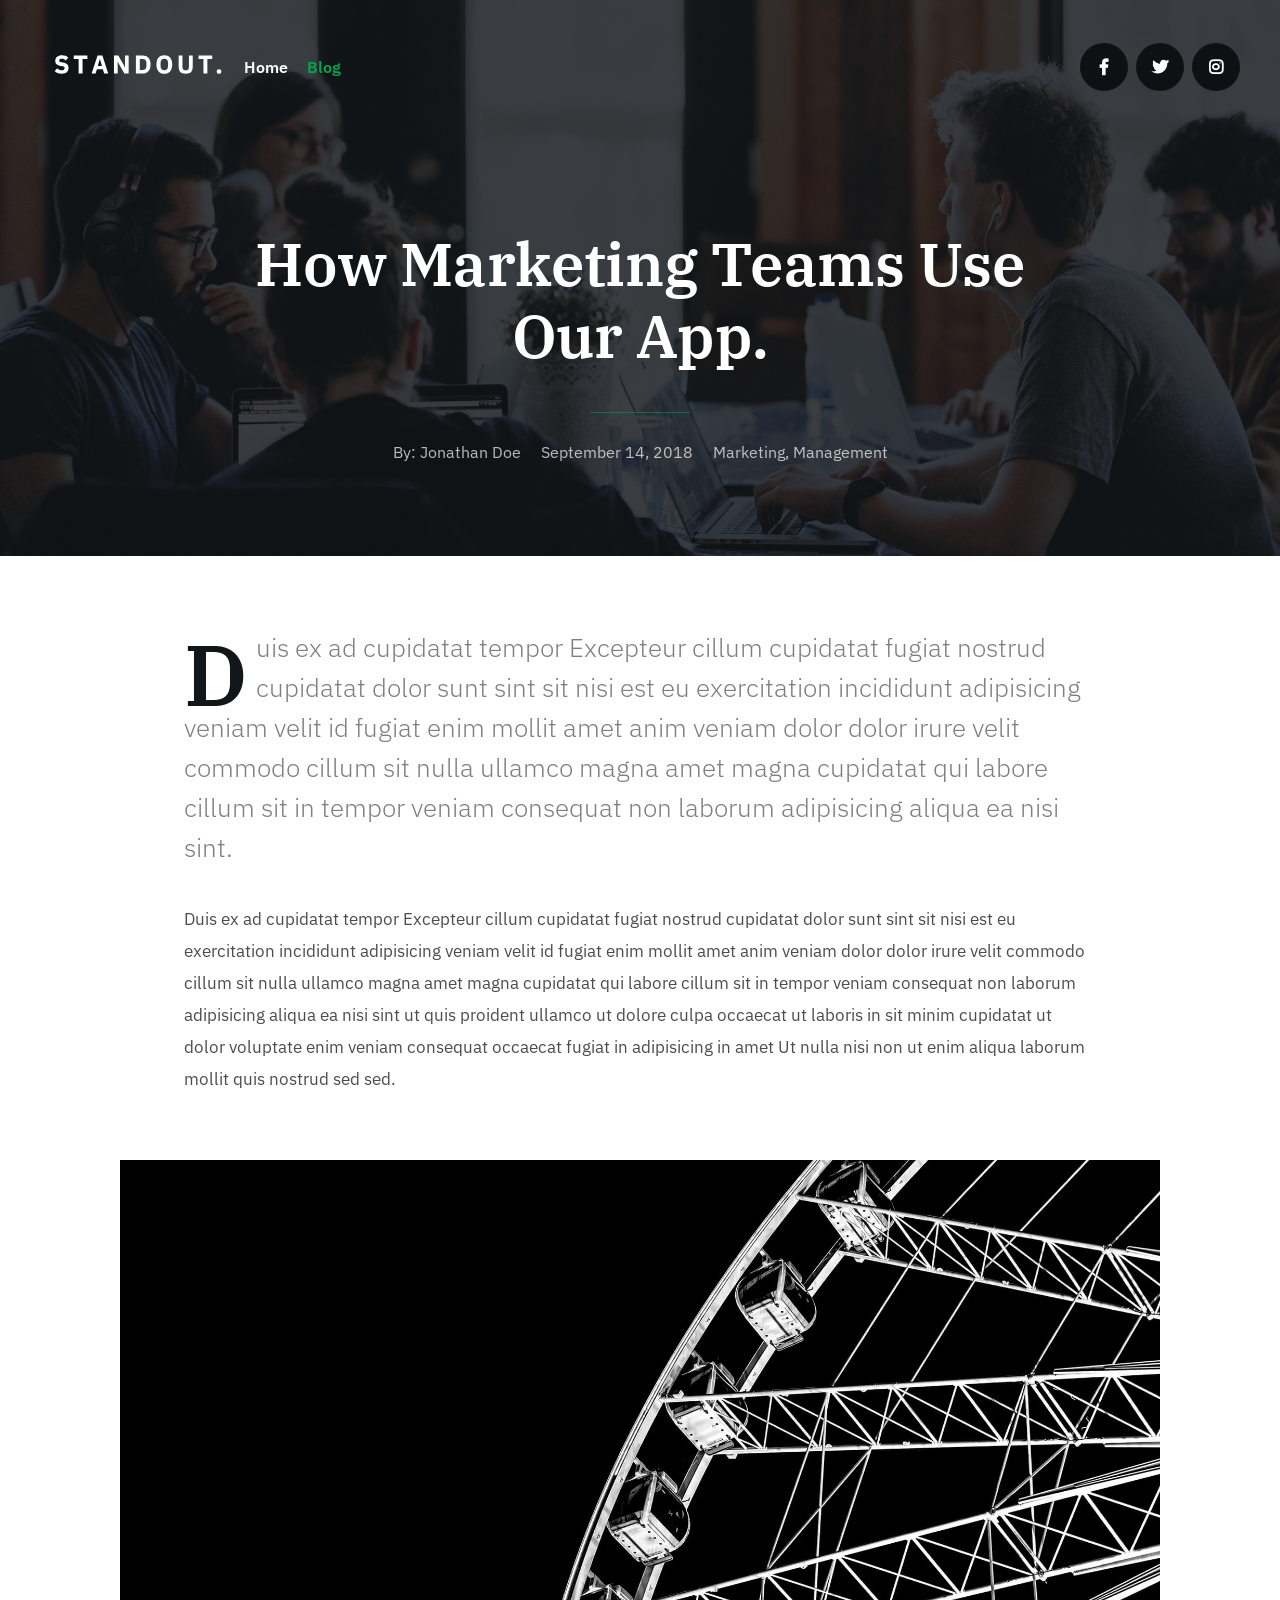
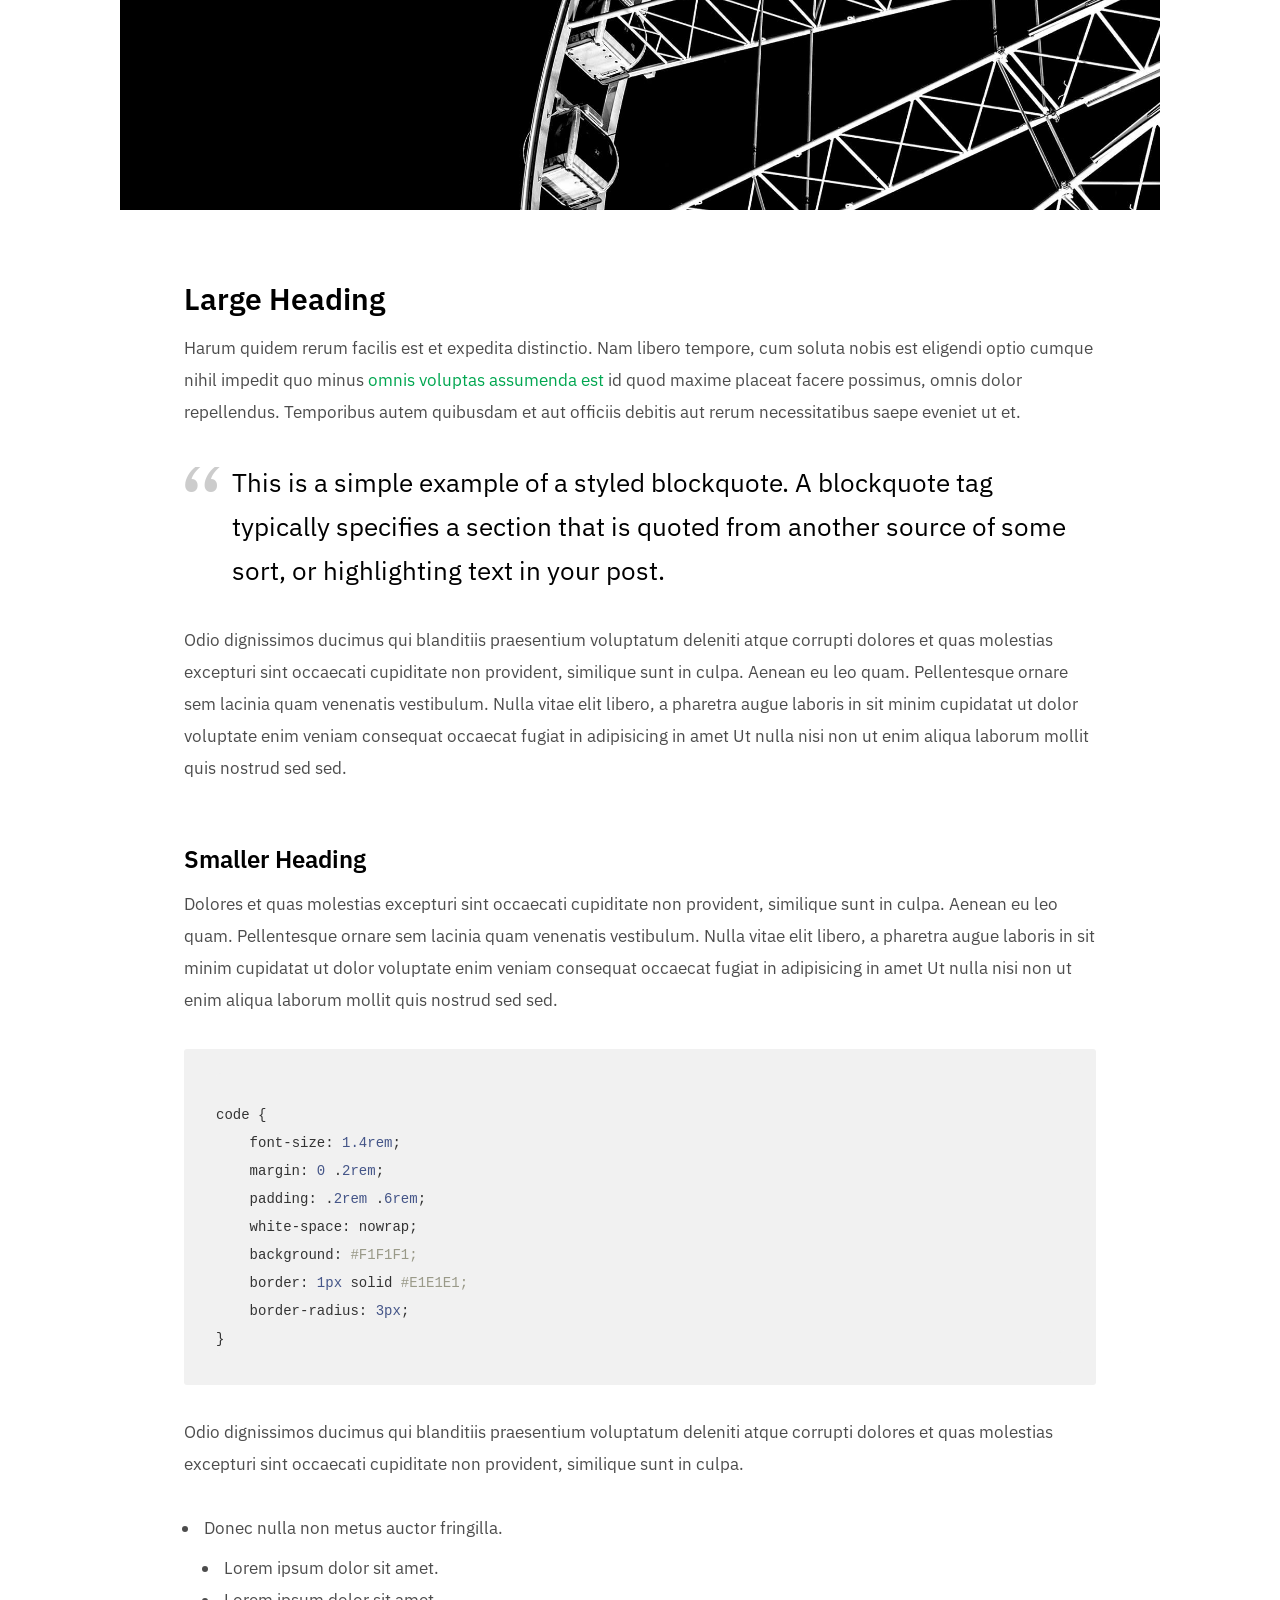
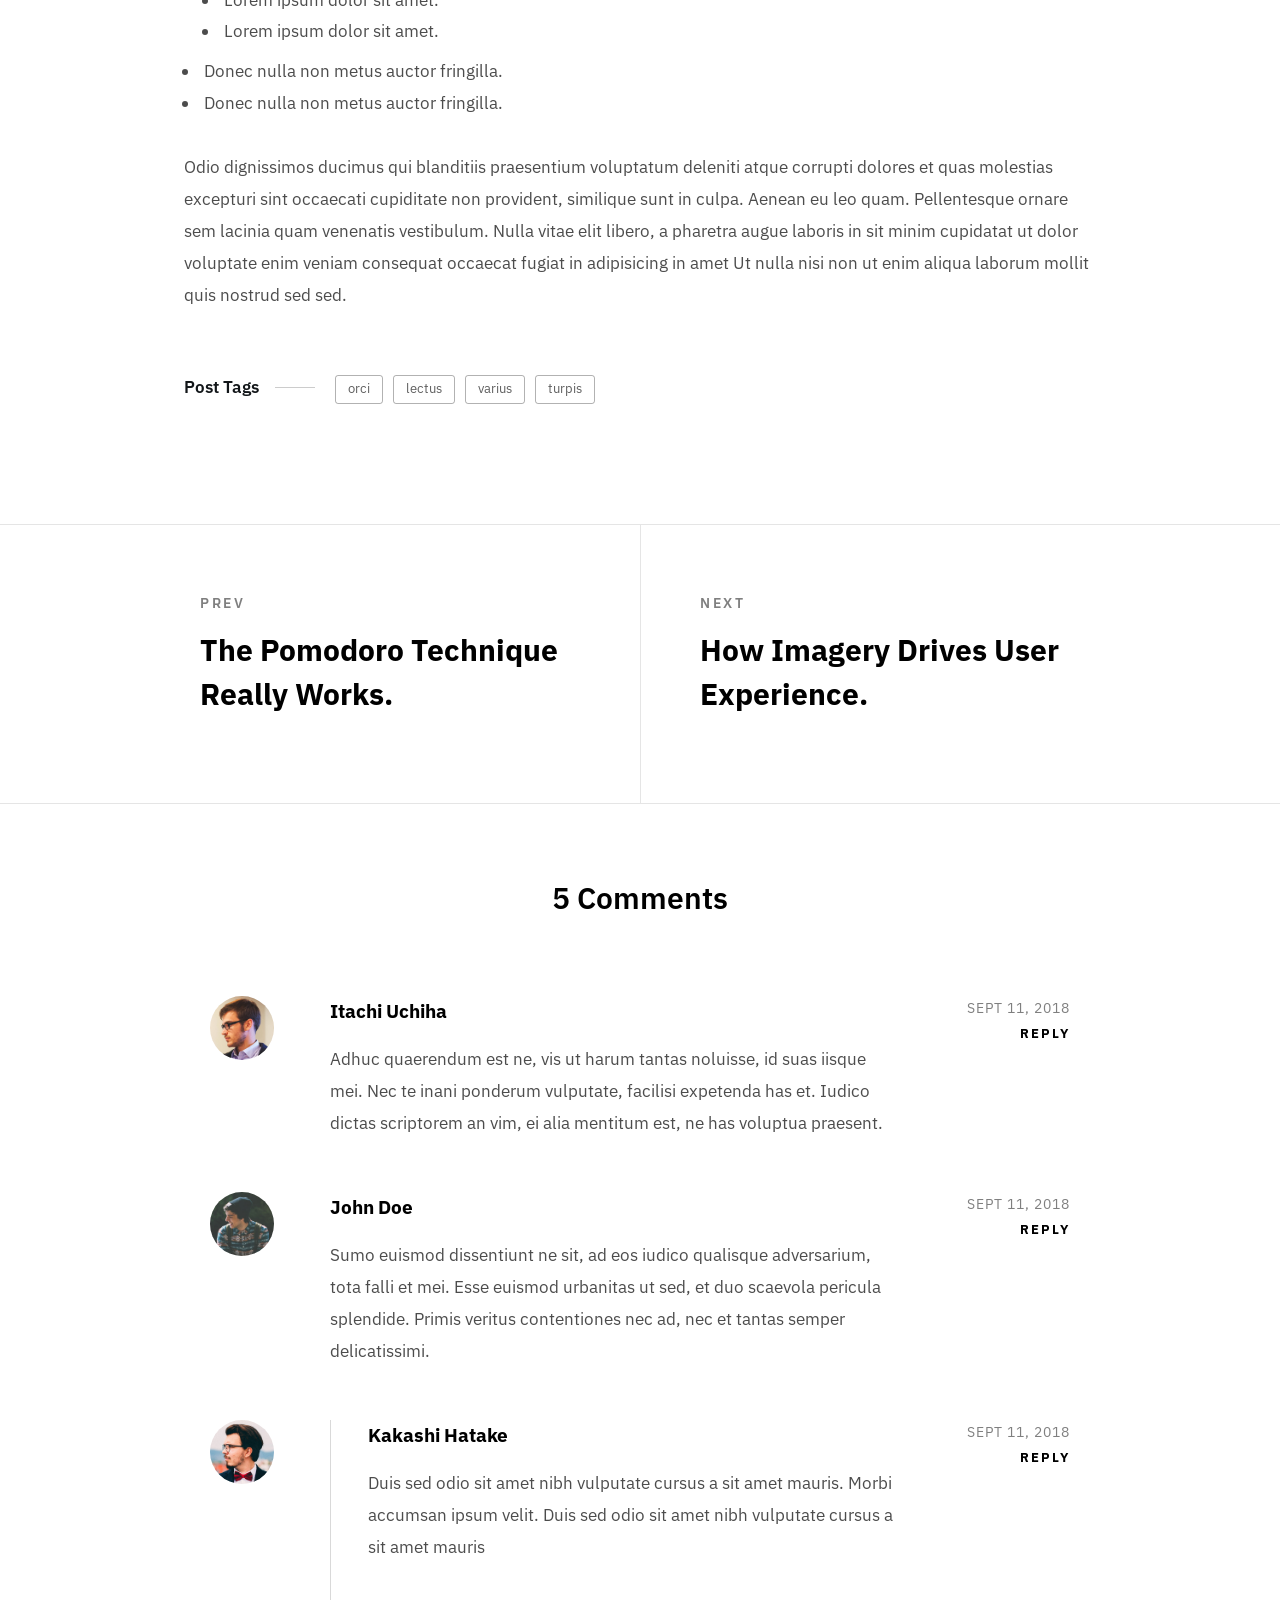
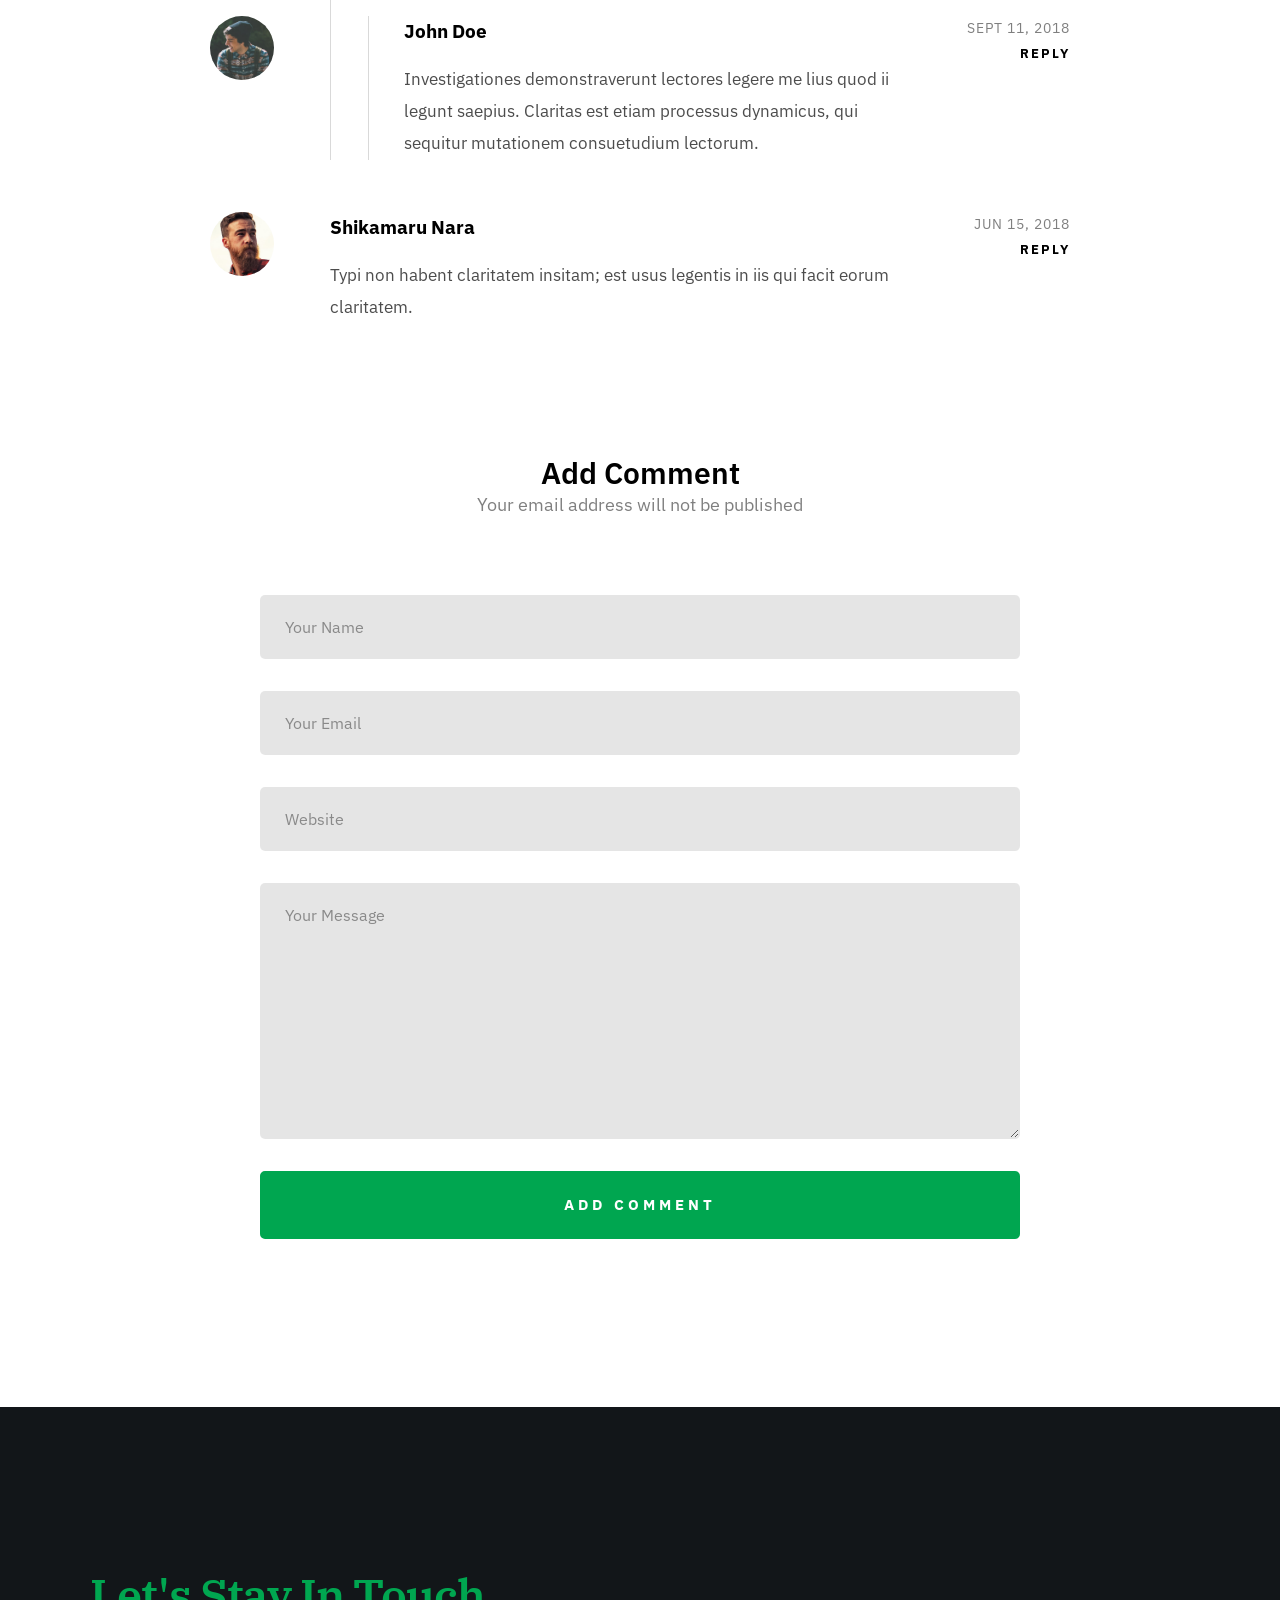
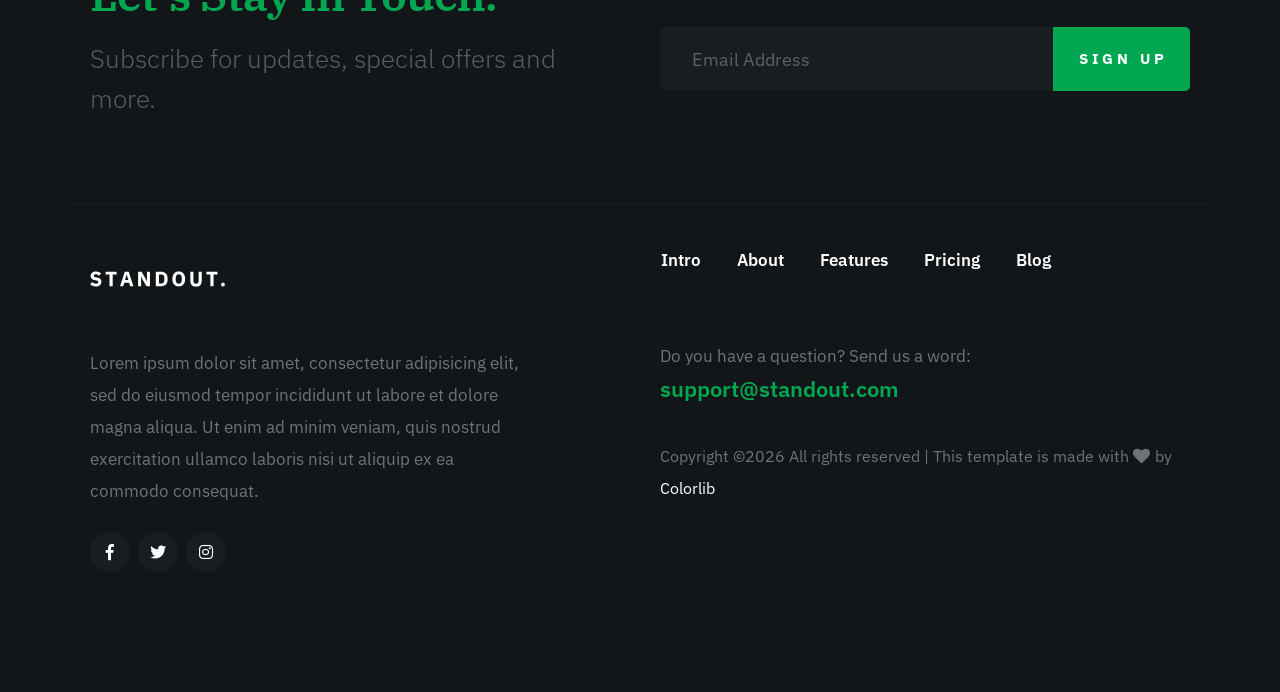
<file: single.html>
<!DOCTYPE html>
<html class="no-js" lang="en">
<head>

    <!--- basic page needs
    ================================================== -->
    <meta charset="utf-8">
    <title>Single - Standout</title>
    <meta name="description" content="">
    <meta name="author" content="">

    <!-- mobile specific metas
    ================================================== -->
    <meta name="viewport" content="width=device-width, initial-scale=1">

    <!-- CSS
    ================================================== -->
    <link rel="stylesheet" href="css/base.css">
    <link rel="stylesheet" href="css/vendor.css">
    <link rel="stylesheet" href="css/main.css">

    <!-- script
    ================================================== -->
    <script src="js/modernizr.js"></script>
    <script src="js/pace.min.js"></script>

    <!-- favicons
    ================================================== -->
    <link rel="shortcut icon" href="favicon.ico" type="image/x-icon">
    <link rel="icon" href="favicon.ico" type="image/x-icon">

</head>

<body id="top">

    <div id="preloader">
        <div id="loader"></div>
    </div>


    <!-- header 
    ================================================== -->
    <header class="s-header">

        <div class="header-logo">
            <a class="site-logo" href="index.html">
                <img src="images/logo.svg" alt="Homepage">
            </a>
        </div>

        <nav class="row header-nav-wrap wide">
            <ul class="header-main-nav">
                <li><a href="index.html" title="intro">Home</a></li>
                <li class="current"><a href="blog.html" title="blog">Blog</a></li>	
            </ul>

            <ul class="header-social">
                <li><a href="#0"><i class="fab fa-facebook-f" aria-hidden="true"></i></a></li>
                <li><a href="#0"><i class="fab fa-twitter" aria-hidden="true"></i></a></li>
                <li><a href="#0"><i class="fab fa-instagram" aria-hidden="true"></i></a></li>
            </ul>
        </nav>

        <a class="header-menu-toggle" href="#"><span>Menu</span></a>
    
    </header> <!-- end header -->


    <!-- article
    ================================================== -->
    <article class="blog-single">


        <!-- page header
        ================================================== -->
        <div class="page-header page-header--single" style="background-image:url(images/blog/blog-bg-01.jpg)">

            <div class="row page-header__content">
                <div class="col-full">

                    <h1 class="display-1">
                        How Marketing Teams Use Our App.
                    </h1>
                    <ul class="page-header__meta">
                        <li class="author">By: <a href="#0">Jonathan Doe</a></li>
                        <li class="date">September 14, 2018</li>
                        <li class="cat-links">
                            <a href="#0">Marketing</a><a href="#0">Management</a>
                        </li>
                    </ul>
                    
                </div>
            </div>

        </div> <!-- end page-header -->


        <!-- blog content
        ================================================== -->
        <div class="blog-content-wrap">

            <div class="row blog-content">
                <div class="col-full blog-content__main">
    
                    <p class="lead drop-cap">Duis ex ad cupidatat tempor Excepteur cillum cupidatat fugiat nostrud cupidatat dolor sunt sint sit nisi est eu exercitation incididunt adipisicing veniam velit id fugiat enim mollit amet anim veniam dolor dolor irure velit commodo cillum sit nulla ullamco magna amet magna cupidatat qui labore cillum sit in tempor veniam consequat non laborum adipisicing aliqua ea nisi sint.</p>
                    
                    <p>Duis ex ad cupidatat tempor Excepteur cillum cupidatat fugiat nostrud cupidatat dolor sunt sint sit nisi est eu exercitation incididunt adipisicing veniam velit id fugiat enim mollit amet anim veniam dolor dolor irure velit commodo cillum sit nulla ullamco magna amet magna cupidatat qui labore cillum sit in tempor veniam consequat non laborum adipisicing aliqua ea nisi sint ut quis proident ullamco ut dolore culpa occaecat ut laboris in sit minim cupidatat ut dolor voluptate enim veniam consequat occaecat fugiat in adipisicing in amet Ut nulla nisi non ut enim aliqua laborum mollit quis nostrud sed sed.
                    </p>
    
                    <p>
                    <img src="images/wheel-1000.jpg" 
                         srcset="images/wheel-2000.jpg 2000w, 
                            images/wheel-1000.jpg 1000w, 
                            images/wheel-500.jpg 500w" 
                         sizes="(max-width: 2000px) 100vw, 2000px" alt="">
                    </p>
    
                    <h2>Large Heading</h2>
    
                    <p>Harum quidem rerum facilis est et expedita distinctio. Nam libero tempore, cum soluta nobis est eligendi optio cumque nihil impedit quo minus <a href="http://#">omnis voluptas assumenda est</a> id quod maxime placeat facere possimus, omnis dolor repellendus. Temporibus autem quibusdam et aut officiis debitis aut rerum necessitatibus saepe eveniet ut et.</p>
    
                    <blockquote><p>This is a simple example of a styled blockquote. A blockquote tag typically specifies a section that is quoted from another source of some sort, or highlighting text in your post.</p></blockquote>
    
                    <p>Odio dignissimos ducimus qui blanditiis praesentium voluptatum deleniti atque corrupti dolores et quas molestias excepturi sint occaecati cupiditate non provident, similique sunt in culpa. Aenean eu leo quam. Pellentesque ornare sem lacinia quam venenatis vestibulum. Nulla vitae elit libero, a pharetra augue laboris in sit minim cupidatat ut dolor voluptate enim veniam consequat occaecat fugiat in adipisicing in amet Ut nulla nisi non ut enim aliqua laborum mollit quis nostrud sed sed.</p>
    
                    <h3>Smaller Heading</h3>
    
                    <p>Dolores et quas molestias excepturi sint occaecati cupiditate non provident, similique sunt in culpa. Aenean eu leo quam. Pellentesque ornare sem lacinia quam venenatis vestibulum. Nulla vitae elit libero, a pharetra augue laboris in sit minim cupidatat ut dolor voluptate enim veniam consequat occaecat fugiat in adipisicing in amet Ut nulla nisi non ut enim aliqua laborum mollit quis nostrud sed sed.
    
<pre><code>
code {
    font-size: 1.4rem;
    margin: 0 .2rem;
    padding: .2rem .6rem;
    white-space: nowrap;
    background: #F1F1F1;
    border: 1px solid #E1E1E1;	
    border-radius: 3px;
}
</code></pre>
    
                    <p>Odio dignissimos ducimus qui blanditiis praesentium voluptatum deleniti atque corrupti dolores et quas molestias excepturi sint occaecati cupiditate non provident, similique sunt in culpa.</p>
    
                    <ul>
                        <li>Donec nulla non metus auctor fringilla.
                            <ul>
                                <li>Lorem ipsum dolor sit amet.</li>
                                <li>Lorem ipsum dolor sit amet.</li>
                                <li>Lorem ipsum dolor sit amet.</li>
                            </ul>
                        </li>
                        <li>Donec nulla non metus auctor fringilla.</li>
                        <li>Donec nulla non metus auctor fringilla.</li>
                    </ul>
    
                    <p>Odio dignissimos ducimus qui blanditiis praesentium voluptatum deleniti atque corrupti dolores et quas molestias excepturi sint occaecati cupiditate non provident, similique sunt in culpa. Aenean eu leo quam. Pellentesque ornare sem lacinia quam venenatis vestibulum. Nulla vitae elit libero, a pharetra augue laboris in sit minim cupidatat ut dolor voluptate enim veniam consequat occaecat fugiat in adipisicing in amet Ut nulla nisi non ut enim aliqua laborum mollit quis nostrud sed sed.</p>
    
                    <p class="blog-content__tags">
                        <span>Post Tags</span>
    
                        <span class="blog-content__tag-list">
                            <a href="#0">orci</a>
                            <a href="#0">lectus</a>
                            <a href="#0">varius</a>
                            <a href="#0">turpis</a>
                        </span>
    
                    </p>

                </div><!-- end blog-content__main -->
            </div> <!-- end blog-content -->


        </div> <!-- end blog-content-wrap -->

    </article> <!-- end article(blog-single) -->


    <!-- blog nav
    ================================================== -->
    <div class="blog-single-nav-wrap">
        <div class="row blog-single-nav">
            <div class="col-six blog-single-nav__prev">
                <a href="#0" rel="prev">
                    <span>Prev</span>
                    The Pomodoro Technique Really Works. 
                </a>
            </div>
            <div class="col-six blog-single-nav__next">
                <a href="#0" rel="next">
                    <span>Next</span>
                    How Imagery Drives User Experience.
                </a>
            </div>
        </div>
    </div> <!-- end blog-single-nav-wrap-->


    <!-- comments
    ================================================== -->
    <div class="comments-wrap">

        <div id="comments" class="row">
            <div class="col-full">

                <h3>5 Comments</h3>

                <!-- START commentlist -->
                <ol class="commentlist">

                    <li class="depth-1 comment">

                        <div class="comment__avatar">
                            <img class="avatar" src="images/avatars/user-01.jpg" alt="" width="50" height="50">
                        </div>

                        <div class="comment__content">

                            <div class="comment__info">
                                <div class="comment__author">Itachi Uchiha</div>

                                <div class="comment__meta">
                                    <div class="comment__time">Sept 11, 2018</div>
                                    <div class="comment__reply">
                                        <a class="comment-reply-link" href="#0">Reply</a>
                                    </div>
                                </div>
                            </div>

                            <div class="comment__text">
                            <p>Adhuc quaerendum est ne, vis ut harum tantas noluisse, id suas iisque mei. Nec te inani ponderum vulputate,
                            facilisi expetenda has et. Iudico dictas scriptorem an vim, ei alia mentitum est, ne has voluptua praesent.</p>
                            </div>

                        </div>

                    </li> <!-- end comment level 1 -->

                    <li class="thread-alt depth-1 comment">

                        <div class="comment__avatar">
                            <img class="avatar" src="images/avatars/user-04.jpg" alt="" width="50" height="50">
                        </div>

                        <div class="comment__content">

                            <div class="comment__info">
                                <div class="comment__author">John Doe</div>

                                <div class="comment__meta">
                                    <div class="comment__time">Sept 11, 2018</div>
                                    <div class="comment__reply">
                                        <a class="comment-reply-link" href="#0">Reply</a>
                                    </div>
                                </div>
                            </div>

                            <div class="comment__text">
                            <p>Sumo euismod dissentiunt ne sit, ad eos iudico qualisque adversarium, tota falli et mei. Esse euismod
                            urbanitas ut sed, et duo scaevola pericula splendide. Primis veritus contentiones nec ad, nec et
                            tantas semper delicatissimi.</p>
                            </div>

                        </div>

                        <ul class="children">

                            <li class="depth-2 comment">

                                <div class="comment__avatar">
                                    <img class="avatar" src="images/avatars/user-03.jpg" alt="" width="50" height="50">
                                </div>

                                <div class="comment__content">

                                    <div class="comment__info">
                                        <div class="comment__author">Kakashi Hatake</div>

                                        <div class="comment__meta">
                                            <div class="comment__time">Sept 11, 2018</div>
                                            <div class="comment__reply">
                                                <a class="comment-reply-link" href="#0">Reply</a>
                                            </div>
                                        </div>
                                    </div>

                                    <div class="comment__text">
                                        <p>Duis sed odio sit amet nibh vulputate
                                        cursus a sit amet mauris. Morbi accumsan ipsum velit. Duis sed odio sit amet nibh vulputate
                                        cursus a sit amet mauris</p>
                                    </div>

                                </div>

                                <ul class="children">

                                    <li class="depth-3 comment">

                                        <div class="comment__avatar">
                                            <img class="avatar" src="images/avatars/user-04.jpg" alt="" width="50" height="50">
                                        </div>

                                        <div class="comment__content">

                                            <div class="comment__info">
                                                <div class="comment__author">John Doe</div>

                                                <div class="comment__meta">
                                                    <div class="comment__time">Sept 11, 2018</div>
                                                    <div class="comment__reply">
                                                        <a class="comment-reply-link" href="#0">Reply</a>
                                                    </div>
                                                </div>
                                            </div>

                                            <div class="comment__text">
                                            <p>Investigationes demonstraverunt lectores legere me lius quod ii legunt saepius. Claritas est
                                            etiam processus dynamicus, qui sequitur mutationem consuetudium lectorum.</p>
                                            </div>

                                        </div>

                                    </li>

                                </ul>

                            </li>

                        </ul>

                    </li> <!-- end comment level 1 -->

                    <li class="depth-1 comment">

                        <div class="comment__avatar">
                            <img class="avatar" src="images/avatars/user-02.jpg" alt="" width="50" height="50">
                        </div>

                        <div class="comment__content">

                            <div class="comment__info">
                                <div class="comment__author">Shikamaru Nara</div>

                                <div class="comment__meta">
                                    <div class="comment__time">Jun 15, 2018</div>
                                    <div class="comment__reply">
                                        <a class="comment-reply-link" href="#0">Reply</a>
                                    </div>
                                </div>
                            </div>

                            <div class="comment__text">
                            <p>Typi non habent claritatem insitam; est usus legentis in iis qui facit eorum claritatem.</p>
                            </div>

                        </div>

                    </li>  <!-- end comment level 1 -->

                </ol>
                <!-- END commentlist -->

            </div> <!-- end col-full -->
        </div> <!-- end comments -->


        <div class="row comment-respond">

            <!-- START respond -->
            <div id="respond" class="col-full">

                <h3>Add Comment <span>Your email address will not be published</span></h3>

                <form name="contactForm" id="contactForm" method="post" action="" autocomplete="off">
                    <fieldset>

                        <div class="form-field">
                            <input name="cName" id="cName" class="full-width" placeholder="Your Name" value="" type="text">
                        </div>

                        <div class="form-field">
                            <input name="cEmail" id="cEmail" class="full-width" placeholder="Your Email" value="" type="text">
                        </div>

                        <div class="form-field">
                            <input name="cWebsite" id="cWebsite" class="full-width" placeholder="Website" value="" type="text">
                        </div>

                        <div class="message form-field">
                            <textarea name="cMessage" id="cMessage" class="full-width" placeholder="Your Message"></textarea>
                        </div>

                        <input name="submit" id="submit" class="btn btn--primary btn-wide btn--large full-width" value="Add Comment" type="submit">

                    </fieldset>
                </form> <!-- end form -->

            </div>
            <!-- END respond-->

        </div> <!-- end comment-respond -->

    </div> <!-- end comments-wrap -->


    <!-- footer
    ================================================== -->
    <footer class="s-footer footer">

        <div class="row footer__top">
            <div class="col-six md-full">
                <h1 class="display-2">
                    Let's Stay In Touch.
                </h1>
                <p class="lead">
                    Subscribe for updates, special offers and more.
                </p>
            </div>
            <div class="col-six md-full footer__subscribe end">
                <div class="subscribe-form">
                    <form id="mc-form" class="group" novalidate="true">

                        <input type="email" value="" name="EMAIL" class="email" id="mc-email" placeholder="Email Address" required="">
            
                        <input type="submit" name="subscribe" value="Sign Up">
            
                        <label for="mc-email" class="subscribe-message"></label>
            
                    </form>
                </div>
            </div>
        </div> <!-- end footer__top -->

        <div class="row footer__bottom">
            <div class="col-five tab-full">
                <div class="footer__logo">
                    <a href="index.html">
                        <img src="images/logo.svg" alt="Homepage">
                    </a>
                </div>

                <p>
                Lorem ipsum dolor sit amet, consectetur adipisicing elit, sed 
                do eiusmod tempor incididunt ut labore et dolore magna aliqua. 
                Ut enim ad minim veniam, quis nostrud exercitation ullamco 
                laboris nisi ut aliquip ex ea commodo consequat.
                </p>

                <ul class="footer__social">
                    <li><a href="#0"><i class="fab fa-facebook-f" aria-hidden="true"></i></a></li>
                    <li><a href="#0"><i class="fab fa-twitter" aria-hidden="true"></i></a></li>
                    <li><a href="#0"><i class="fab fa-instagram" aria-hidden="true"></i></a></li>
                </ul>
            </div>

            <div class="col-six tab-full end">
                <ul class="footer__site-links">
                    <li><a href="index.html#home" title="intro">Intro</a></li>
                    <li><a href="index.html#about" title="about">About</a></li>
                    <li><a href="index.html#features" title="features">Features</a></li>
                    <li><a href="index.html#pricing" title="pricing">Pricing</a></li>
                    <li><a href="blog.html" title="blog">Blog</a></li>	
                </ul>

                <p class="footer__contact">
                    Do you have a question? Send us a word: <br>
                    <a href="mailto:#0" class="footer__mail-link">support@standout.com</a>
                </p>

                <div class="cl-copyright">
                    <span><!-- Link back to Colorlib can't be removed. Template is licensed under CC BY 3.0. -->
Copyright &copy;<script>document.write(new Date().getFullYear());</script> All rights reserved | This template is made with <i class="fa fa-heart" aria-hidden="true"></i> by <a href="https://colorlib.com" target="_blank">Colorlib</a>
<!-- Link back to Colorlib can't be removed. Template is licensed under CC BY 3.0. -->
</span>
                </div>
            </div>

        </div> <!-- end footer__bottom -->

        <div class="go-top">
            <a class="smoothscroll" title="Back to Top" href="#top"></a>
        </div>

    </footer> <!-- end s-footer -->


    <!-- Java Script
    ================================================== -->
    <script src="js/jquery-3.2.1.min.js"></script>
    <script src="js/plugins.js"></script>
    <script src="js/main.js"></script>

</body>
</file>
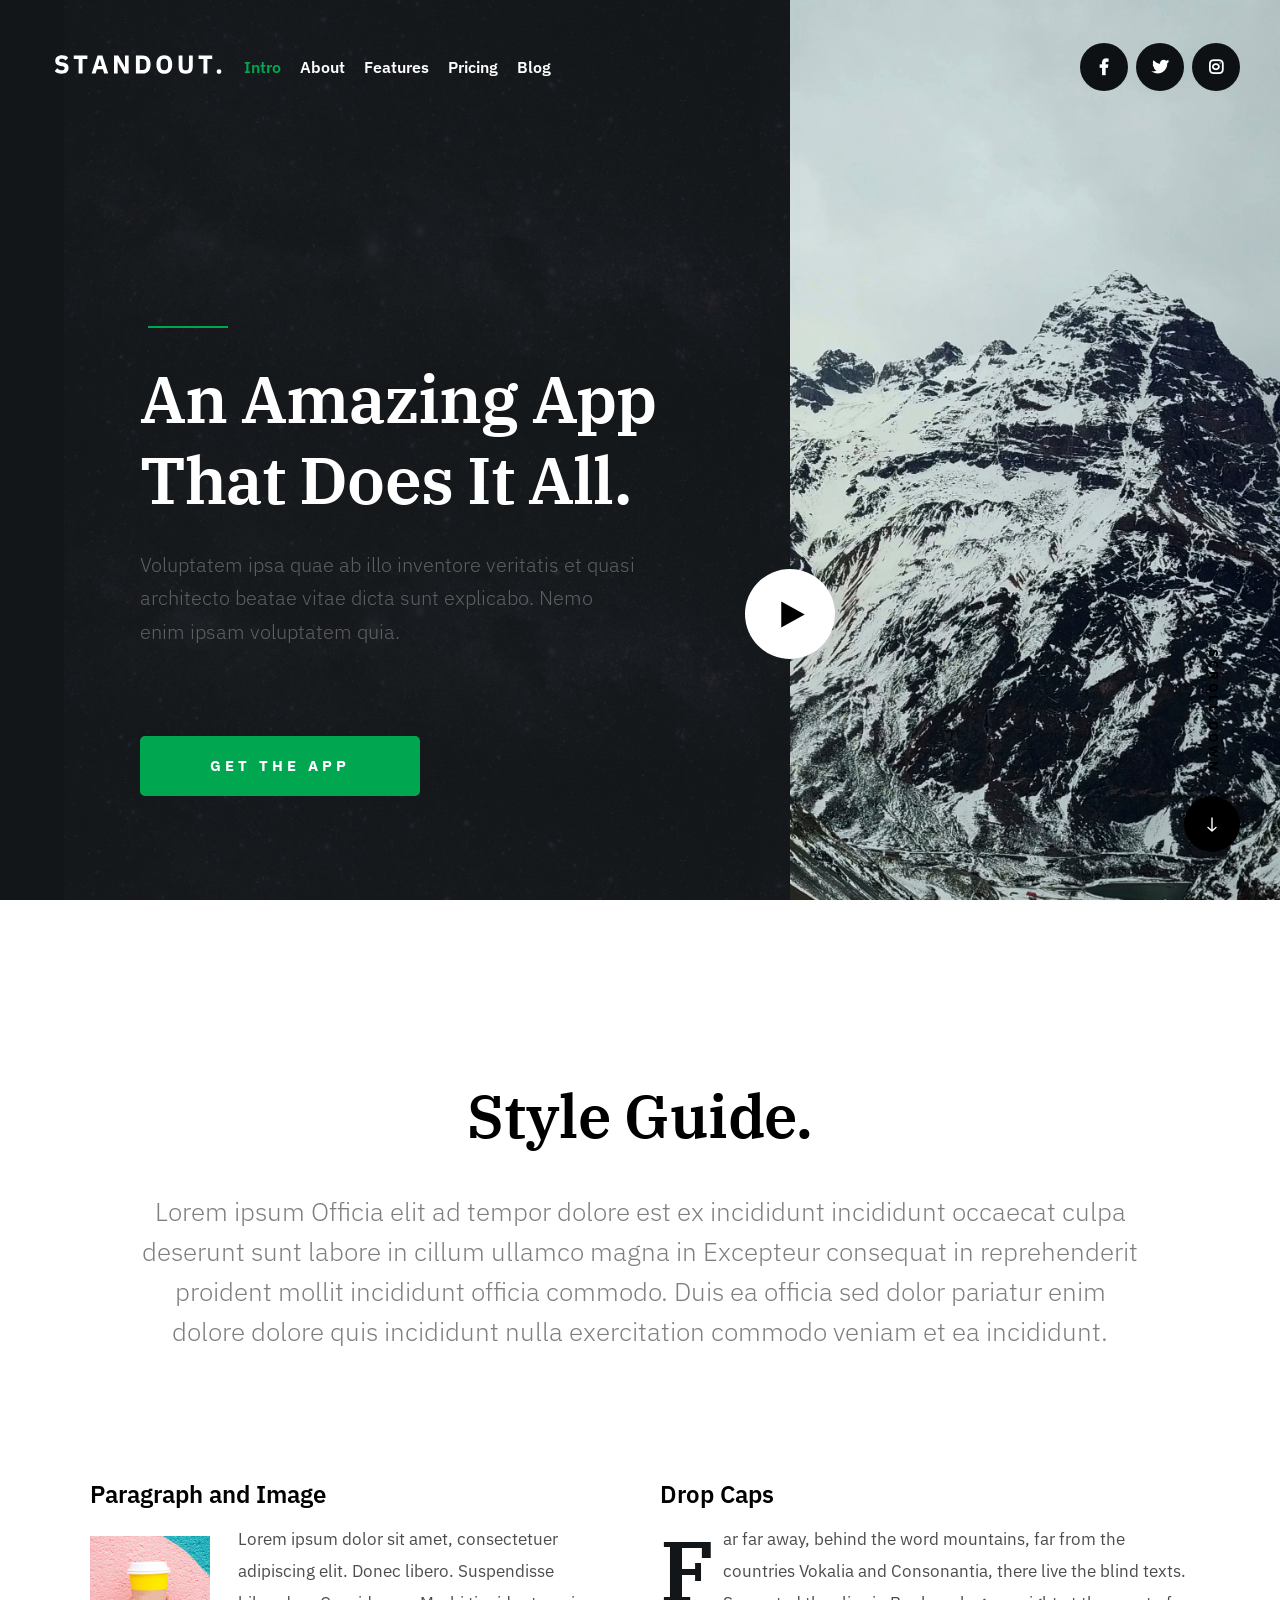
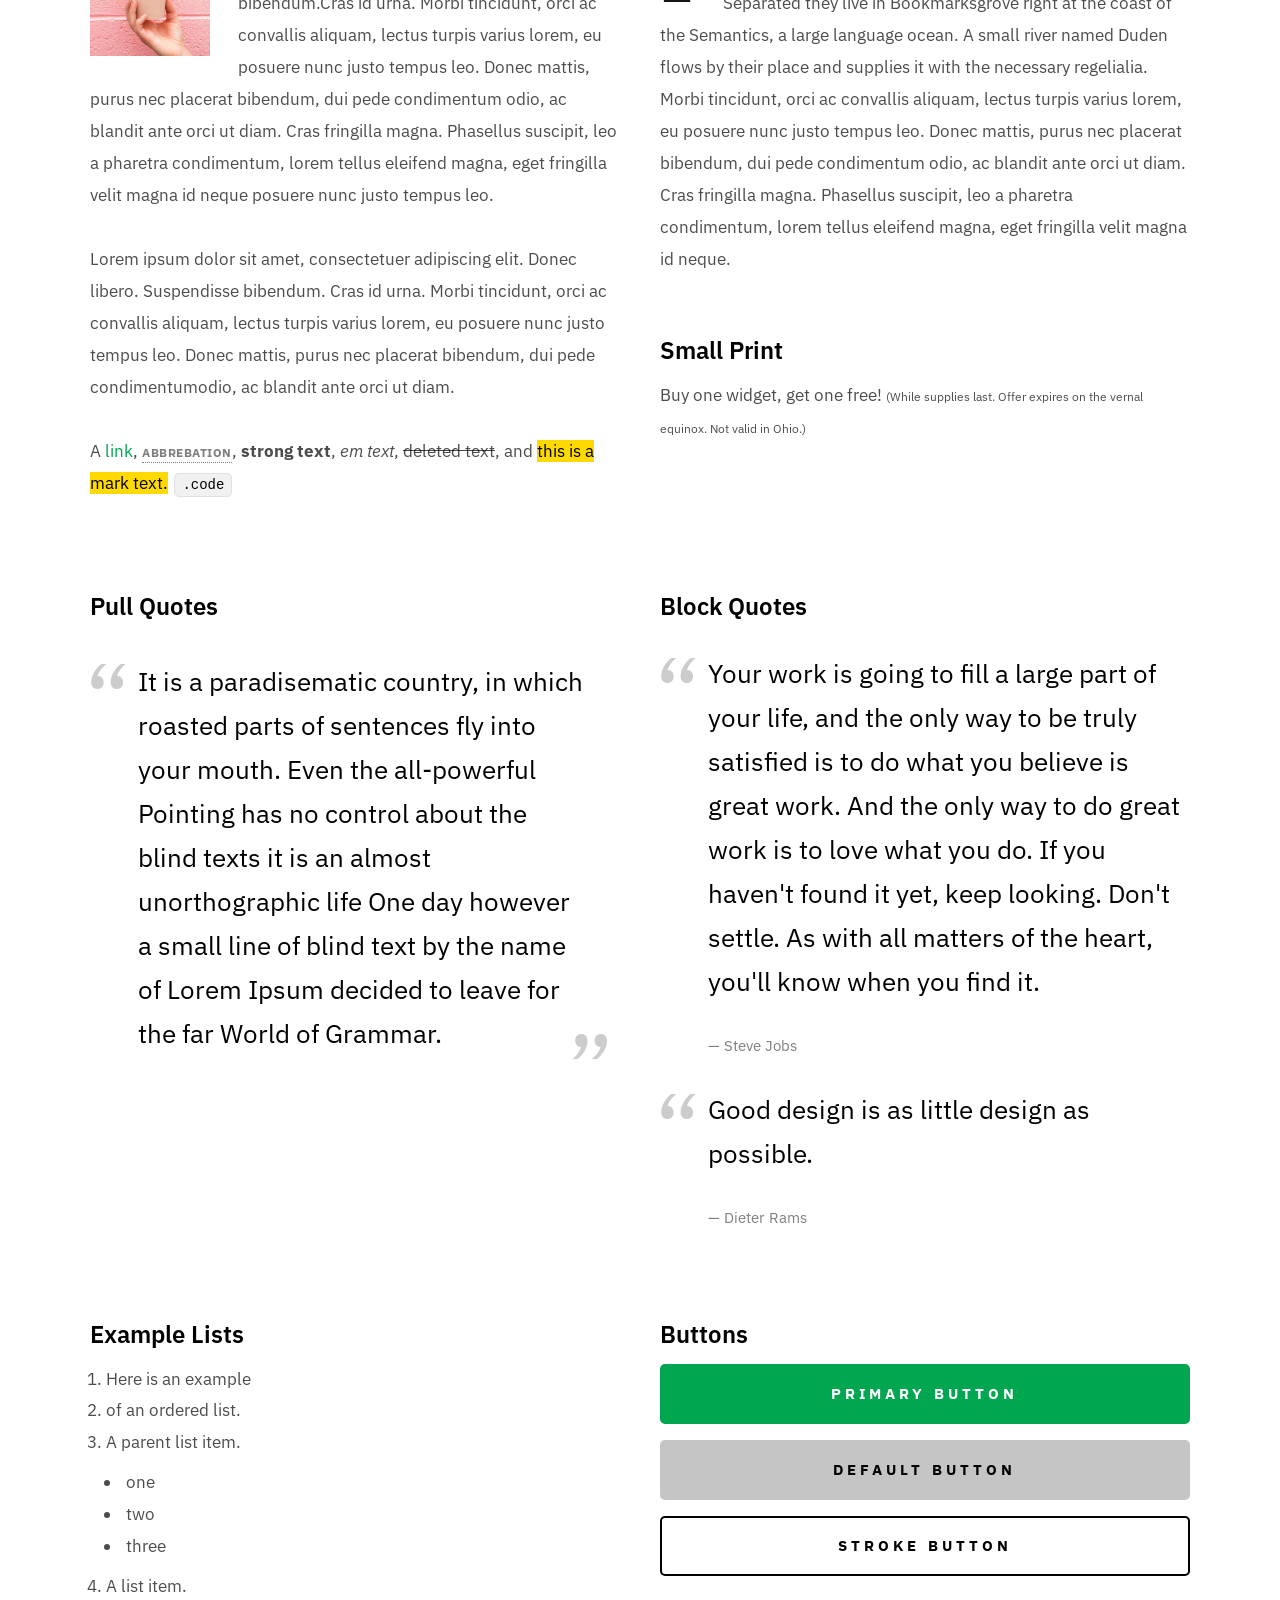
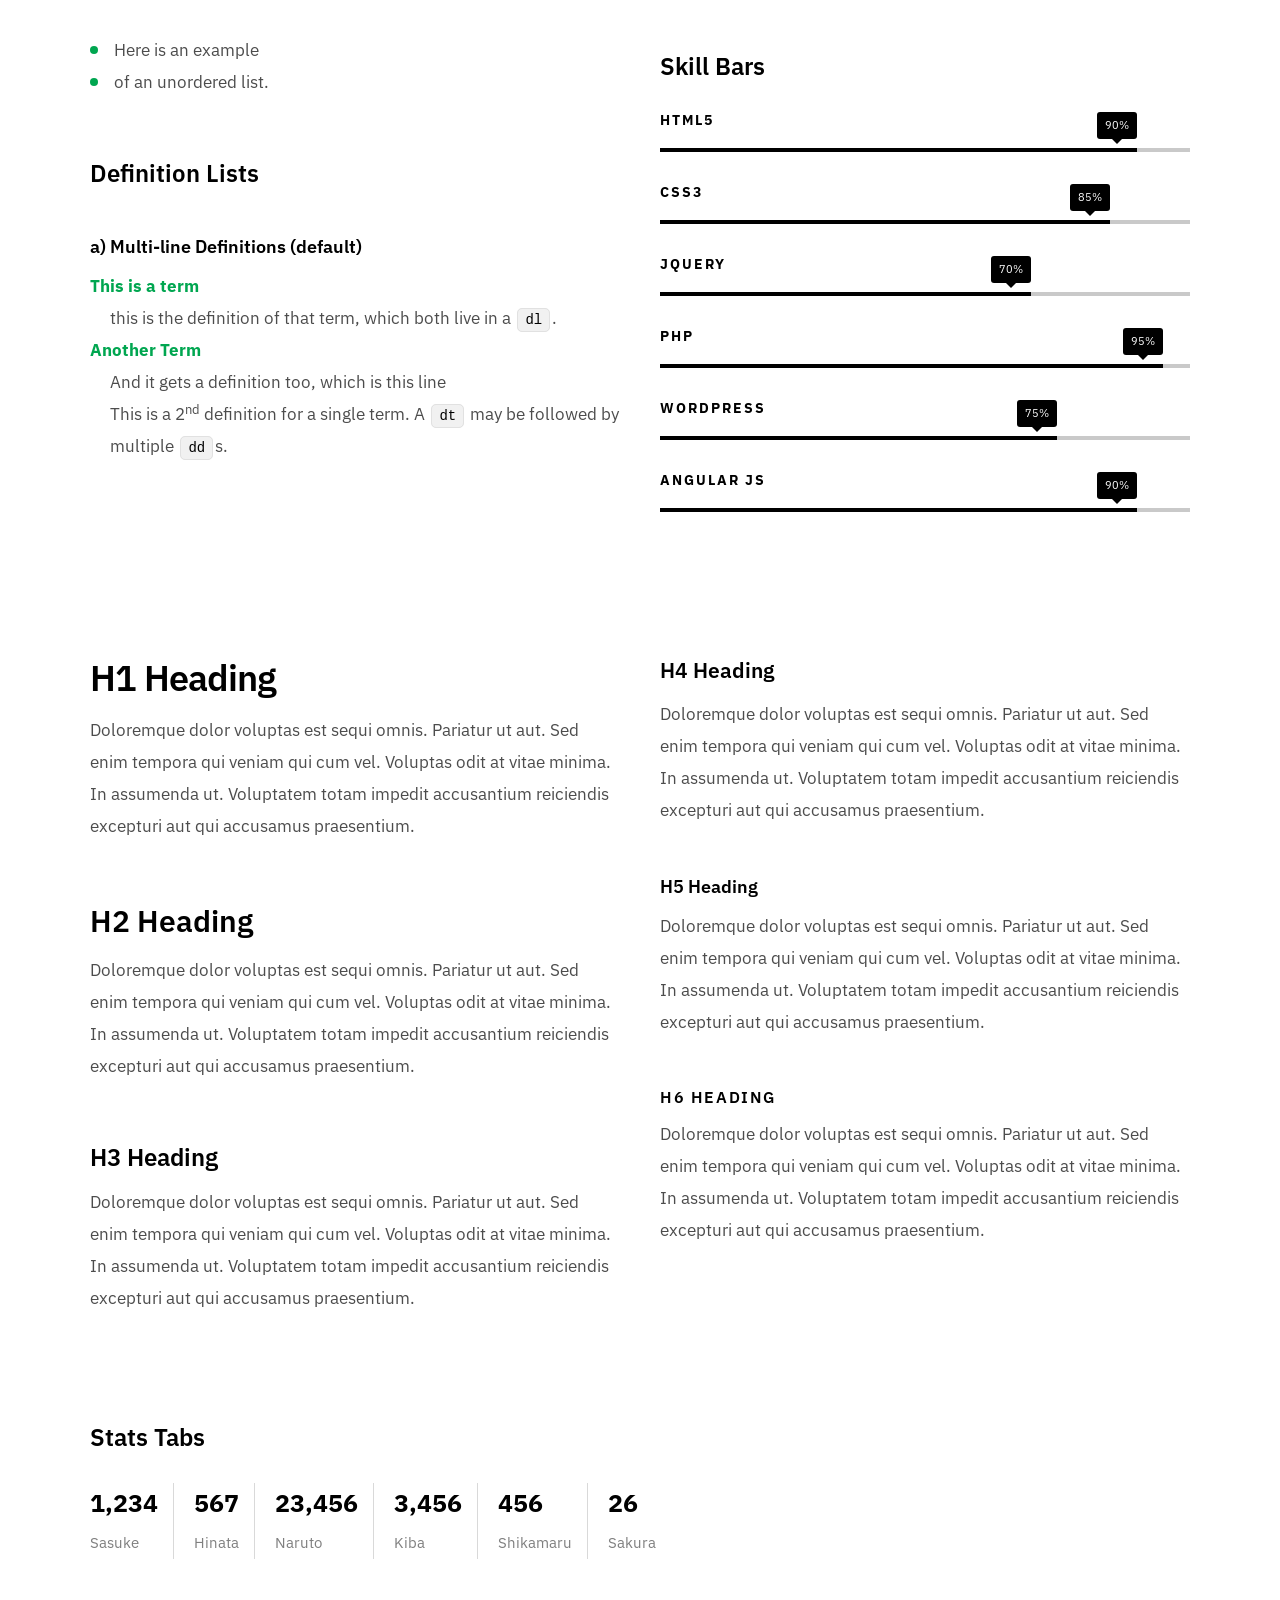
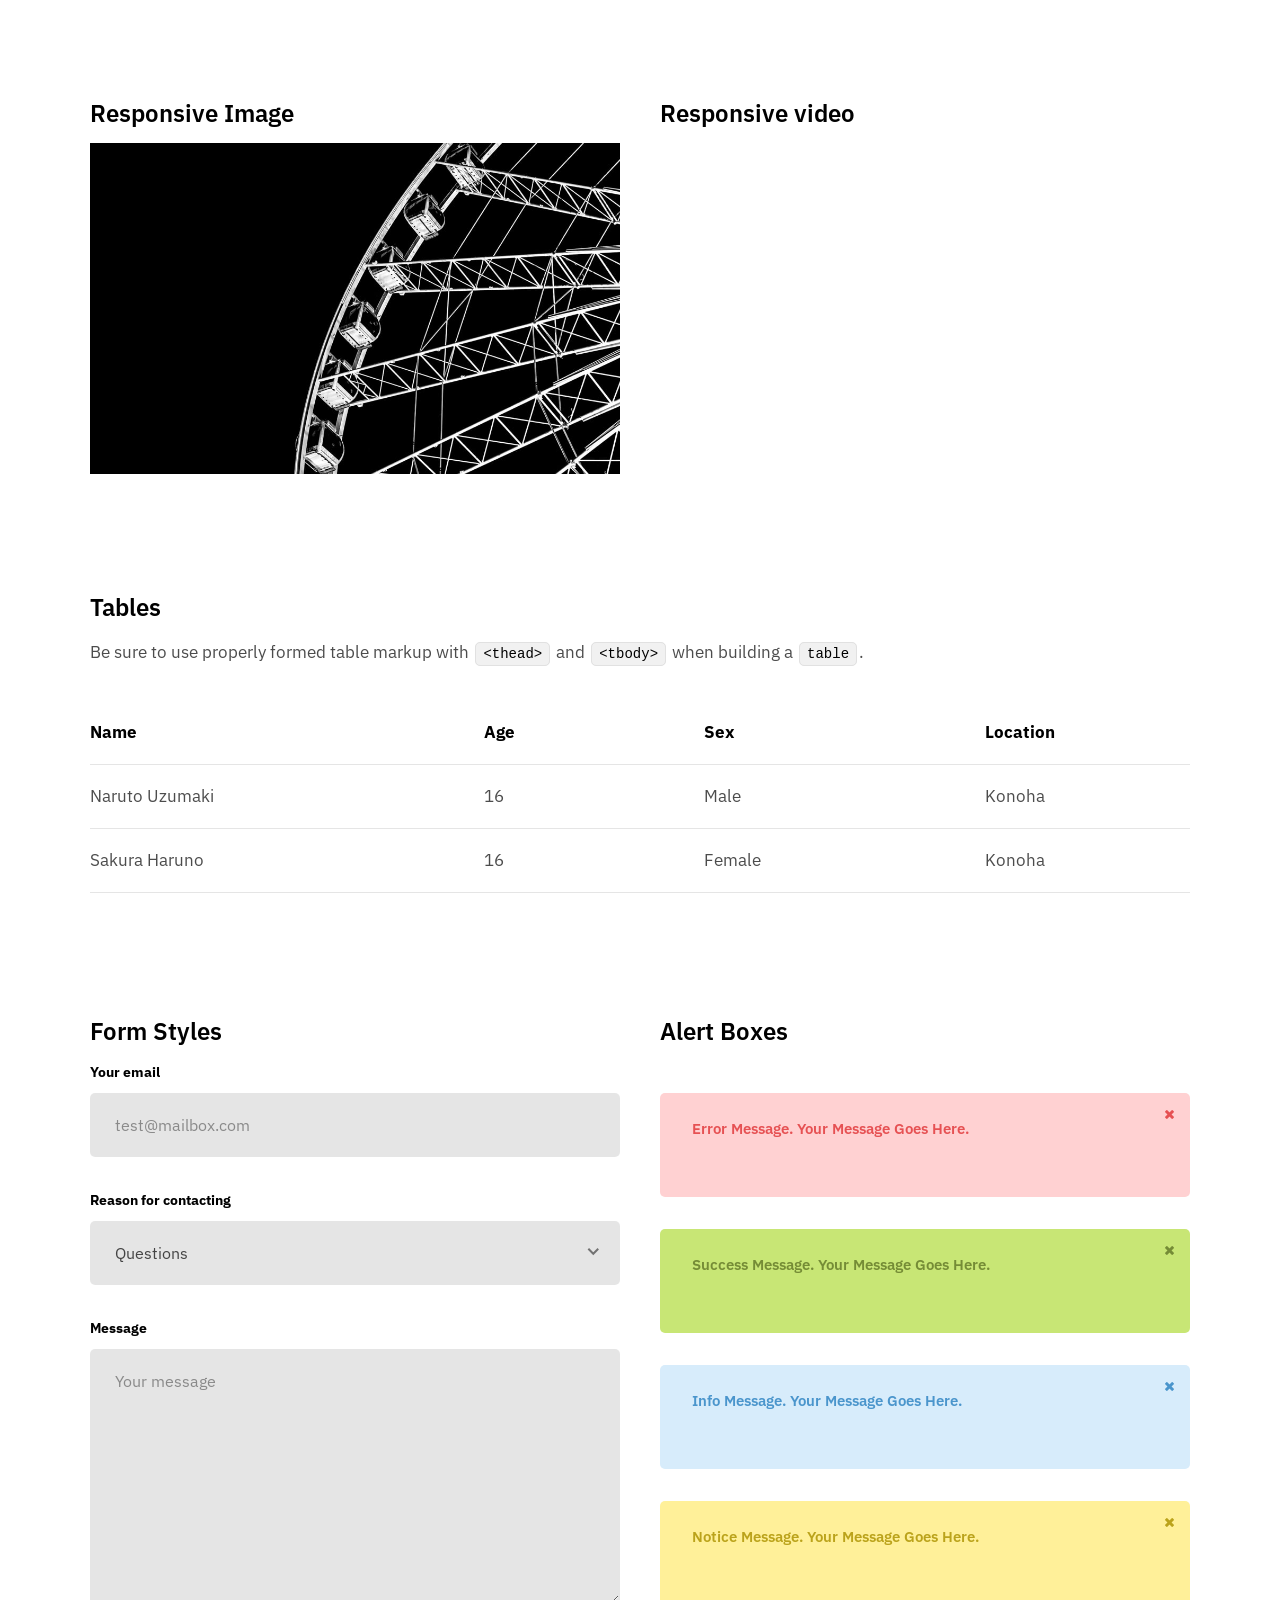
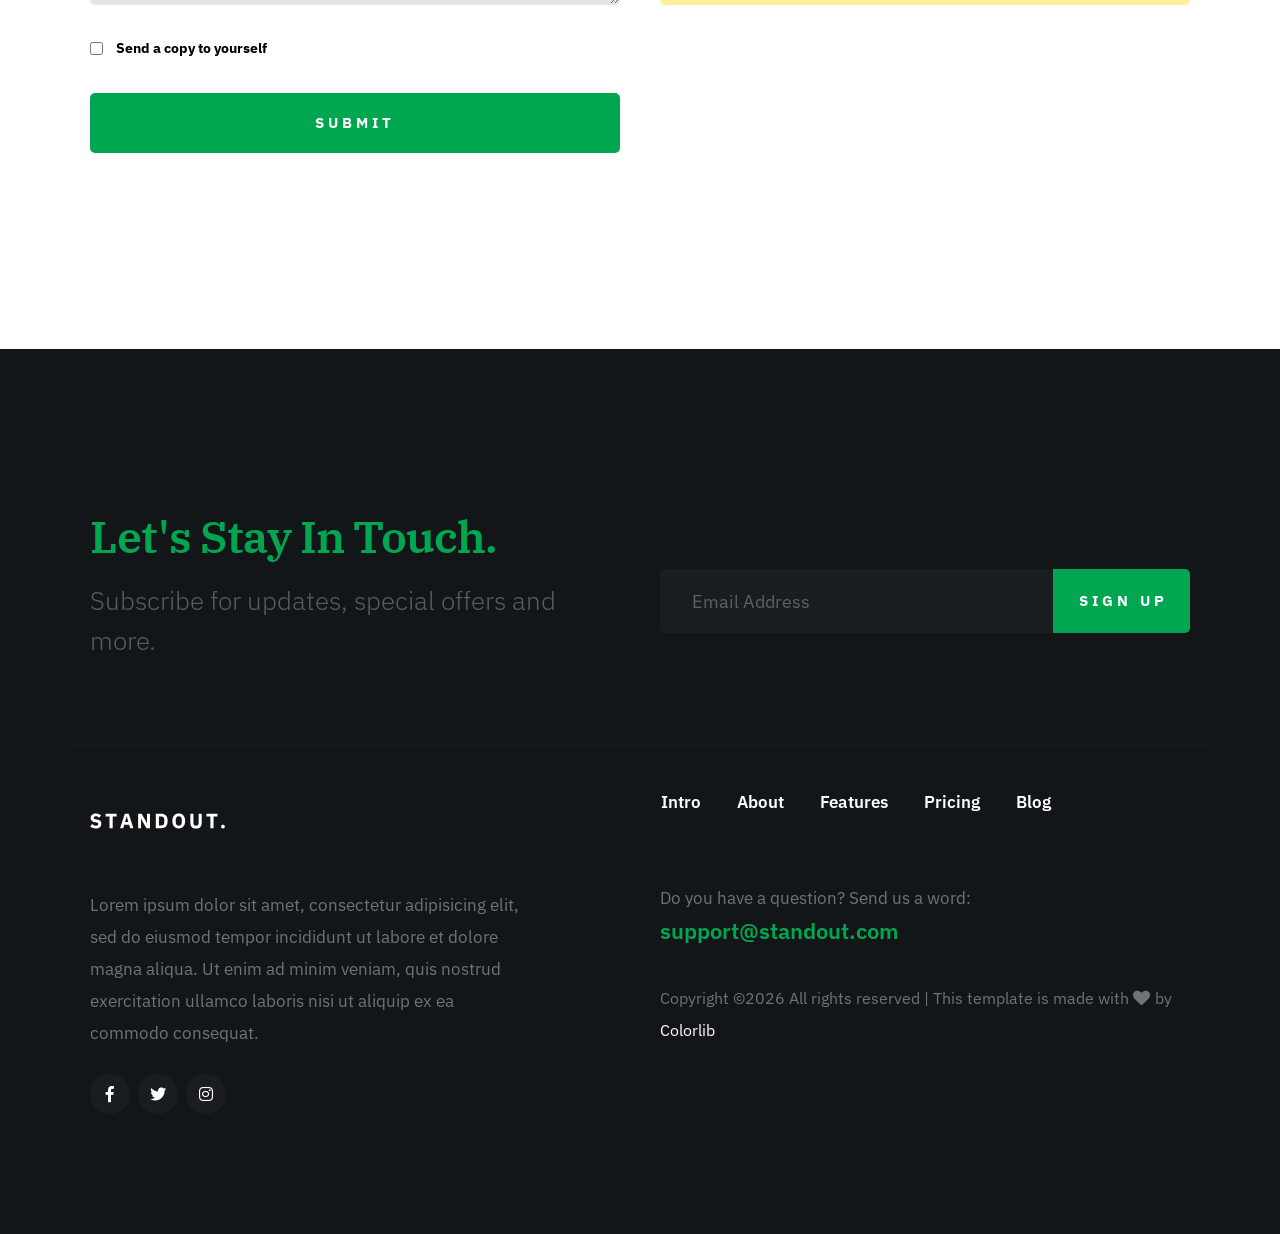
<file: styles.html>
<!DOCTYPE html>
<html class="no-js" lang="en">
<head>

    <!--- basic page needs
    ================================================== -->
    <meta charset="utf-8">
    <title>Style Guide - Standout</title>
    <meta name="description" content="">
    <meta name="author" content="">

    <!-- mobile specific metas
    ================================================== -->
    <meta name="viewport" content="width=device-width, initial-scale=1">

    <!-- CSS
    ================================================== -->
    <link rel="stylesheet" href="css/base.css">
    <link rel="stylesheet" href="css/vendor.css">
    <link rel="stylesheet" href="css/main.css">

    <style type="text/css" media="screen">
        .s-styles { 
            background-color: #ffffff;
            padding-top: 18rem;
            padding-bottom: 14.8rem;
        }
    </style>

    <!-- script
    ================================================== -->
    <script src="js/modernizr.js"></script>
    <script src="js/pace.min.js"></script>

    <!-- favicons
    ================================================== -->
    <link rel="shortcut icon" href="favicon.ico" type="image/x-icon">
    <link rel="icon" href="favicon.ico" type="image/x-icon">

</head>

<body id="top">

    <div id="preloader">
        <div id="loader"></div>
    </div>


    <!-- header 
    ================================================== -->
    <header class="s-header">

        <div class="header-logo">
            <a class="site-logo" href="index.html">
                <img src="images/logo.svg" alt="Homepage">
            </a>
        </div>

        <nav class="row header-nav-wrap wide">
            <ul class="header-main-nav">
                <li class="current"><a class="smoothscroll" href="#home" title="intro">Intro</a></li>
                <li><a href="index.html#about" title="about">About</a></li>
                <li><a href="index.html#features" title="features">Features</a></li>
                <li><a href="index.html#pricing" title="pricing">Pricing</a></li>
                <li><a href="blog.html" title="blog">Blog</a></li>	
            </ul>

            <ul class="header-social">
                <li><a href="#0"><i class="fab fa-facebook-f" aria-hidden="true"></i></a></li>
                <li><a href="#0"><i class="fab fa-twitter" aria-hidden="true"></i></a></li>
                <li><a href="#0"><i class="fab fa-instagram" aria-hidden="true"></i></a></li>
            </ul>
        </nav>

        <a class="header-menu-toggle" href="#"><span>Menu</span></a>
    
    </header> <!-- end header -->


    <!-- home
    ================================================== -->
    <section id="home" class="s-home target-section">

        <div class="home-image-part"></div>

        <div class="home-content">

            <div class="row home-content__main wide">

                <h1>
                An Amazing App <br>
                That Does It All.
                </h1>

                <h3>
                Voluptatem ipsa quae ab illo inventore veritatis et quasi architecto beatae vitae dicta sunt explicabo. Nemo enim ipsam voluptatem quia. 
                </h3>

                <div class="home-content__button">
                    <a class="btn-video" href="https://player.vimeo.com/video/14592941?color=00a650&title=0&byline=0&portrait=0" data-lity>
                        <span class="video-icon"></span>
                    </a>
                    <a href="#0" class="btn btn--primary btn--large">
                        Get The App
                    </a>
                </div>

            </div> <!-- end home-content__main -->

            <a href="#styles" class="home-scroll smoothscroll">
                <span class="home-scroll__text">Scroll Down</span>
                <span class="home-scroll__icon"></span>
            </a>

        </div> <!-- end home-content -->

    </section> <!-- end s-home -->


    <!-- styles
    ================================================== -->
    <section id="styles" class="s-styles">
        
        <div class="row narrow section-intro add-bottom text-center">

            <div class="col-twelve tab-full">

                <h1 class="display-1">Style Guide.</h1>

                <p class="lead">Lorem ipsum Officia elit ad tempor dolore est ex incididunt incididunt occaecat culpa deserunt sunt labore in cillum ullamco magna in Excepteur consequat in reprehenderit proident mollit incididunt officia commodo.
                Duis ea officia sed dolor pariatur enim dolore dolore quis incididunt nulla exercitation commodo veniam et ea incididunt.</p>

            </div>

        </div>

        <div class="row">

            <div class="col-six tab-full">

                <h3>Paragraph and Image</h3>

                <p><a href="#"><img width="120" height="120" class="pull-left" alt="sample-image" src="images/sample-image.jpg"></a>
                Lorem ipsum dolor sit amet, consectetuer adipiscing elit. Donec libero. Suspendisse bibendum.Cras id urna. Morbi tincidunt, orci ac convallis aliquam, lectus turpis varius lorem, eu posuere nunc justo tempus leo. Donec mattis, purus nec placerat bibendum, dui pede condimentum odio, ac blandit ante orci ut diam. Cras fringilla magna. Phasellus suscipit, leo a pharetra condimentum, lorem tellus eleifend magna, eget fringilla velit magna id neque posuere nunc justo tempus leo. </p>

                <p>
                Lorem ipsum dolor sit amet, consectetuer adipiscing elit. Donec libero. Suspendisse bibendum. Cras id urna. Morbi tincidunt, orci ac convallis aliquam, lectus turpis varius lorem, eu posuere nunc justo tempus leo. Donec mattis, purus nec placerat bibendum, dui pede condimentumodio, ac blandit ante orci ut diam.	
                </p>

                <p>A <a href="#">link</a>,
                <abbr title="this really isn't a very good description">abbrebation</abbr>,
                <strong>strong text</strong>,
                <em>em text</em>,
                <del>deleted text</del>, and
                <mark>this is a mark text.</mark>
                <code>.code</code>
                </p>

            </div>

            <div class="col-six tab-full">

                <h3>Drop Caps</h3>

                <p class="drop-cap">Far far away, behind the word mountains, far from the countries Vokalia and Consonantia,
                there live the blind texts. Separated they live in Bookmarksgrove right at the coast of the
                Semantics, a large language ocean. A small river named Duden flows by their place and supplies it with the necessary regelialia. Morbi tincidunt, orci ac convallis aliquam, lectus turpis varius lorem, eu	posuere nunc justo tempus leo. Donec mattis, purus nec placerat bibendum, dui pede condimentum odio, ac blandit ante orci ut diam. Cras fringilla magna. Phasellus suscipit, leo a pharetra condimentum, lorem tellus eleifend magna, eget fringilla velit magna id neque.
                </p>

                <h3>Small Print</h3>

                <p>Buy one widget, get one free!
                <small>(While supplies last. Offer expires on the vernal equinox. Not valid in Ohio.)</small>
                </p>

            </div>

        </div> <!-- end row -->

        <div class="row">

            <div class="col-six tab-full">

                <h3>Pull Quotes</h3>

                <aside class="pull-quote">
                    <blockquote>
                    <p>It is a paradisematic country, in which roasted parts of
                    sentences fly into your mouth. Even the all-powerful Pointing has no control about the blind
                    texts it is an almost unorthographic life One day however a small line of blind text by the name
                    of Lorem Ipsum decided to leave for the far World of Grammar.</p>
                    </blockquote>
                </aside>

            </div>

            <div class="col-six tab-full">

                <h3>Block Quotes</h3>

                <blockquote cite="http://where-i-got-my-info-from.com">
                <p>Your work is going to fill a large part of your life, and the only way to be truly satisfied is
                to do what you believe is great work. And the only way to do great work is to love what you do.
                If you haven't found it yet, keep looking. Don't settle. As with all matters of the heart, you'll know when you find it.
                </p>
                <cite>
                    <a href="#">Steve Jobs</a>
                </cite>
                </blockquote>

                <blockquote>
                <p>Good design is as little design as possible.</p>
                <cite>Dieter Rams</cite>
                </blockquote>

            </div>

        </div> <!-- end row -->


        <div class="row half-bottom">

            <div class="col-six tab-full">

                <h3>Example Lists</h3>

                <ol>
                    <li>Here is an example</li>
                    <li>of an ordered list.</li>
                    <li>A parent list item.
                        <ul>
                            <li>one</li>
                            <li>two</li>
                            <li>three</li>
                        </ul>
                        </li>
                        <li>A list item.</li>
                    </ol>

                <ul class="disc">
                    <li>Here is an example</li>
                    <li>of an unordered list.</li>
                </ul>

                <h3>Definition Lists</h3>

                <h5>a) Multi-line Definitions (default) </h5>

                <dl>
                    <dt><strong>This is a term</strong></dt>
                        <dd>this is the definition of that term, which both live in a <code>dl</code>.</dd>
                    <dt><strong>Another Term</strong></dt>
                        <dd>And it gets a definition too, which is this line</dd>
                        <dd>This is a 2<sup>nd</sup> definition for a single term. A <code>dt</code> may be followed by multiple <code>dd</code>s.</dd>
                </dl>

            </div>

            <div class="col-six tab-full">

                <h3>Buttons</h3>

                <p>
                    <a class="btn btn--primary full-width" href="#0">Primary Button</a>
                    <a class="btn full-width" href="#0">Default Button</a>
                    <a class="btn btn--stroke full-width" href="#0">Stroke Button</a>
                </p>

                <h3>Skill Bars</h3>
                
                <ul class="skill-bars">
                    <li>
                    <div class="progress percent90"><span>90%</span></div>
                    <strong>HTML5</strong>
                    </li>
                    <li>
                    <div class="progress percent85"><span>85%</span></div>
                    <strong>CSS3</strong>
                    </li>
                    <li>
                    <div class="progress percent70"><span>70%</span></div>
                    <strong>JQuery</strong>
                    </li>
                    <li>
                    <div class="progress percent95"><span>95%</span></div>
                    <strong>PHP</strong>
                    </li>
                    <li>
                    <div class="progress percent75"><span>75%</span></div>
                    <strong>Wordpress</strong>
                    </li>
                    <li>
                    <div class="progress percent90"><span>90%</span></div>
                    <strong>Angular JS</strong>
                    </li>
                </ul>

            </div>

        </div> <!-- end row -->

        <div class="row half-bottom">

            <div class="col-six tab-full">
                    
                <h1>H1 Heading</h1>
                <p>Doloremque dolor voluptas est sequi omnis. Pariatur ut aut. Sed enim tempora qui veniam qui cum vel. 
                Voluptas odit at vitae minima. In assumenda ut. Voluptatem totam impedit accusantium reiciendis excepturi aut qui accusamus praesentium.</p>

                <h2>H2 Heading</h2>
                <p>Doloremque dolor voluptas est sequi omnis. Pariatur ut aut. Sed enim tempora qui veniam qui cum vel. 
                Voluptas odit at vitae minima. In assumenda ut. Voluptatem totam impedit accusantium reiciendis excepturi aut qui accusamus praesentium.</p>

                <h3>H3 Heading</h3>
                <p>Doloremque dolor voluptas est sequi omnis. Pariatur ut aut. Sed enim tempora qui veniam qui cum vel. 
                Voluptas odit at vitae minima. In assumenda ut. Voluptatem totam impedit accusantium reiciendis excepturi aut qui accusamus praesentium.</p>

            </div>

            <div class="col-six tab-full">
                    
                <h4>H4 Heading</h4>
                <p>Doloremque dolor voluptas est sequi omnis. Pariatur ut aut. Sed enim tempora qui veniam qui cum vel. 
                Voluptas odit at vitae minima. In assumenda ut. Voluptatem totam impedit accusantium reiciendis excepturi aut qui accusamus praesentium.</p>

                <h5>H5 Heading</h5>
                <p>Doloremque dolor voluptas est sequi omnis. Pariatur ut aut. Sed enim tempora qui veniam qui cum vel. 
                Voluptas odit at vitae minima. In assumenda ut. Voluptatem totam impedit accusantium reiciendis excepturi aut qui accusamus praesentium.</p>

                <h6>H6 Heading</h6>
                <p>Doloremque dolor voluptas est sequi omnis. Pariatur ut aut. Sed enim tempora qui veniam qui cum vel. 
                Voluptas odit at vitae minima. In assumenda ut. Voluptatem totam impedit accusantium reiciendis excepturi aut qui accusamus praesentium.</p>

            </div>

        </div>


        <div class="row half-bottom">

            <div class="col-twelve">

                    <h3>Stats Tabs</h3>

                <ul class="stats-tabs">
                    <li><a href="#">1,234 <em>Sasuke</em></a></li>
                    <li><a href="#">567 <em>Hinata</em></a></li>
                    <li><a href="#">23,456 <em>Naruto</em></a></li>
                    <li><a href="#">3,456 <em>Kiba</em></a></li>
                    <li><a href="#">456 <em>Shikamaru</em></a></li>
                    <li><a href="#">26 <em>Sakura</em></a></li>
                    </ul>

            </div>

        </div> <!-- end row -->


        <div class="row half-bottom">

            <div class="col-six tab-full">

                <h3>Responsive Image</h3>
                <p><img src="images/wheel-500.jpg" 
                    srcset="images/wheel-1000.jpg 1000w, 
                    images/wheel-500.jpg 500w" 
                    sizes="(max-width: 1000px) 100vw, 1000px" alt=""></p>

            </div>

            <div class="col-six tab-full">

                <h3>Responsive video</h3>

                <div class="video-container">
                <iframe src="https://player.vimeo.com/video/14592941?color=00a650&title=0&byline=0&portrait=0" width="500" height="281" frameborder="0" webkitallowfullscreen mozallowfullscreen allowfullscreen></iframe> 
                </div>

            </div>
            
        </div> <!-- end row -->


        <div class="row add-bottom">

            <div class="col-twelve">

                <h3>Tables</h3>
                <p>Be sure to use properly formed table markup with <code>&lt;thead&gt;</code> and <code>&lt;tbody&gt;</code> when building a <code>table</code>.</p>

                <div class="table-responsive">

                    <table>
                            <thead>
                            <tr>
                                <th>Name</th>
                                <th>Age</th>
                                <th>Sex</th>
                                <th>Location</th>
                            </tr>
                            </thead>
                            <tbody>
                            <tr>
                                <td>Naruto Uzumaki</td>
                                <td>16</td>
                                <td>Male</td>
                                <td>Konoha</td>
                            </tr>
                            <tr>
                                <td>Sakura Haruno</td>
                                <td>16</td>
                                <td>Female</td>
                                <td>Konoha</td>
                            </tr>
                            </tbody>
                    </table>

                </div>

            </div>
            
        </div> <!-- end row -->
    

        <div class="row">

            <div class="col-six tab-full">

                <h3>Form Styles</h3>

                <form>
                        <div>
                            <label for="sampleInput">Your email</label>
                            <input class="full-width" type="email" placeholder="test@mailbox.com" id="sampleInput">
                    </div>
                    <div>
                            <label for="sampleRecipientInput">Reason for contacting</label>
                            <div class="cl-custom-select">
                                <select class="full-width" id="sampleRecipientInput">
                                    <option value="Option 1">Questions</option>
                                    <option value="Option 2">Report</option>
                                    <option value="Option 3">Others</option>
                                </select>
                            </div>
                    </div>
                    
                        <label for="exampleMessage">Message</label>
                        <textarea class="full-width" placeholder="Your message" id="exampleMessage"></textarea>

                        <label class="add-bottom">
                            <input type="checkbox">
                            <span class="label-text">Send a copy to yourself</span>
                        </label>
                    
                        <input class="btn--primary full-width" type="submit" value="Submit">

                </form>

            </div>

            <div class="col-six tab-full">

                <h3>Alert Boxes</h3>

                <br>
                
                <div class="alert-box alert-box--error hideit">
                    <p>Error Message. Your Message Goes Here.</p>
                    <i class="fa fa-times alert-box__close" aria-hidden="true"></i>
                </div><!-- /error -->
                        
                <div class="alert-box alert-box--success hideit">
                    <p>Success Message. Your Message Goes Here.</p>
                    <i class="fa fa-times alert-box__close" aria-hidden="true"></i>
                </div><!-- /success -->
                        
                <div class="alert-box alert-box--info hideit">
                    <p>Info Message. Your Message Goes Here.</p>
                    <i class="fa fa-times alert-box__close" aria-hidden="true"></i>
                </div><!-- /info -->
                        
                <div class="alert-box alert-box--notice hideit">
                    <p>Notice Message. Your Message Goes Here.</p>
                    <i class="fa fa-times alert-box__close" aria-hidden="true"></i>
                </div><!-- /notice -->
            
            </div>

        </div> <!-- end row -->

    </section> <!-- end styles -->


    <!-- footer
    ================================================== -->
    <footer class="s-footer footer">

        <div class="row footer__top">
            <div class="col-six md-full">
                <h1 class="display-2">
                    Let's Stay In Touch.
                </h1>
                <p class="lead">
                    Subscribe for updates, special offers and more.
                </p>
            </div>
            <div class="col-six md-full footer__subscribe end">
                <div class="subscribe-form">
                    <form id="mc-form" class="group" novalidate="true">

                        <input type="email" value="" name="EMAIL" class="email" id="mc-email" placeholder="Email Address" required="">
            
                        <input type="submit" name="subscribe" value="Sign Up">
            
                        <label for="mc-email" class="subscribe-message"></label>
            
                    </form>
                </div>
            </div>
        </div> <!-- end footer__top -->

        <div class="row footer__bottom">
            <div class="col-five tab-full">
                <div class="footer__logo">
                    <a href="index.html">
                        <img src="images/logo.svg" alt="Homepage">
                    </a>
                </div>

                <p>
                Lorem ipsum dolor sit amet, consectetur adipisicing elit, sed 
                do eiusmod tempor incididunt ut labore et dolore magna aliqua. 
                Ut enim ad minim veniam, quis nostrud exercitation ullamco 
                laboris nisi ut aliquip ex ea commodo consequat.
                </p>

                <ul class="footer__social">
                    <li><a href="#0"><i class="fab fa-facebook-f" aria-hidden="true"></i></a></li>
                    <li><a href="#0"><i class="fab fa-twitter" aria-hidden="true"></i></a></li>
                    <li><a href="#0"><i class="fab fa-instagram" aria-hidden="true"></i></a></li>
                </ul>
            </div>

            <div class="col-six tab-full end">
                <ul class="footer__site-links">
                    <li><a class="smoothscroll" href="#home" title="intro">Intro</a></li>
                    <li><a href="index.html#about" title="about">About</a></li>
                    <li><a href="index.html#features" title="features">Features</a></li>
                    <li><a href="index.html#pricing" title="pricing">Pricing</a></li>
                    <li><a href="blog.html" title="blog">Blog</a></li>	
                </ul>

                <p class="footer__contact">
                    Do you have a question? Send us a word: <br>
                    <a href="mailto:#0" class="footer__mail-link">support@standout.com</a>
                </p>

                <div class="cl-copyright">
                    <span><!-- Link back to Colorlib can't be removed. Template is licensed under CC BY 3.0. -->
Copyright &copy;<script>document.write(new Date().getFullYear());</script> All rights reserved | This template is made with <i class="fa fa-heart" aria-hidden="true"></i> by <a href="https://colorlib.com" target="_blank">Colorlib</a>
<!-- Link back to Colorlib can't be removed. Template is licensed under CC BY 3.0. -->
</span>
                </div>
            </div>

        </div>

        <div class="go-top">
            <a class="smoothscroll" title="Back to Top" href="#top"></a>
        </div>

    </footer> <!-- end s-footer -->


    <!-- Java Script
    ================================================== -->
    <script src="js/jquery-3.2.1.min.js"></script>
    <script src="js/plugins.js"></script>
    <script src="js/main.js"></script>

</body>
</file>
<file: css/base.css>
/* =================================================================== 
 *
 *  Standout v1.0 Base Stylesheet
 *  09-12-2018
 *  ------------------------------------------------------------------
 *
 *  TOC:
 *  # imports
 *  # normalize
 *  # basic/base setup styles
 *    ## Media
 *    ## Typography resets 
 *    ## links
 *    ## inputs
 *  # grid
 *    ## medium size devices
 *    ## tablets
 *    ## mobile devices
 *    ## small mobile devices
 *  # block grids
 *    ## medium size devices
 *    ## tablets
 *    ## mobile devices
 *  # MISC
 *
 * =================================================================== */


/* ===================================================================
 * # imports 
 *
 * ------------------------------------------------------------------- */
@import url("https://fonts.googleapis.com/css?family=IBM+Plex+Sans:300,400,400i,500,600,700|IBM+Plex+Serif:300,300i,400,500,600,700");
@import url("font-awesome/css/fontawesome-all.css");
@import url("micons/micons.css");


/* ===================================================================
 * # normalize
 * normalize.css v5.0.0 | MIT License |
 * github.com/necolas/normalize.css
 *
 * ------------------------------------------------------------------- */
html {
  font-family: sans-serif;
  line-height: 1.15;
  -ms-text-size-adjust: 100%;
  -webkit-text-size-adjust: 100%;
}

body {
  margin: 0;
}

article,
aside,
footer,
header,
nav,
section {
  display: block;
}

h1 {
  font-size: 2em;
  margin: 0.67em 0;
}

figcaption,
figure,
main {
  display: block;
}

figure {
  margin: 1em 40px;
}

hr {
  box-sizing: content-box;
  height: 0;
  overflow: visible;
}

pre {
  font-family: monospace, monospace;
  font-size: 1em;
}

a {
  background-color: transparent;
  -webkit-text-decoration-skip: objects;
}

a:active,
a:hover {
  outline-width: 0;
}

abbr[title] {
  border-bottom: none;
  text-decoration: underline;
  text-decoration: underline dotted;
}

b,
strong {
  font-weight: inherit;
}

b,
strong {
  font-weight: bolder;
}

code,
kbd,
samp {
  font-family: monospace, monospace;
  font-size: 1em;
}

dfn {
  font-style: italic;
}

mark {
  background-color: #ff0;
  color: #000;
}

small {
  font-size: 80%;
}

sub,
sup {
  font-size: 75%;
  line-height: 0;
  position: relative;
  vertical-align: baseline;
}

sub {
  bottom: -0.25em;
}

sup {
  top: -0.5em;
}

audio,
video {
  display: inline-block;
}

audio:not([controls]) {
  display: none;
  height: 0;
}

img {
  border-style: none;
}

svg:not(:root) {
  overflow: hidden;
}

button,
input,
optgroup,
select,
textarea {
  font-family: sans-serif;
  font-size: 100%;
  line-height: 1.15;
  margin: 0;
}

button,
input {
  overflow: visible;
}

button,
select {
  text-transform: none;
}

button,
html [type="button"],
[type="reset"],
[type="submit"] {
  -webkit-appearance: button;
}

button::-moz-focus-inner,
[type="button"]::-moz-focus-inner,
[type="reset"]::-moz-focus-inner,
[type="submit"]::-moz-focus-inner {
  border-style: none;
  padding: 0;
}

button:-moz-focusring,
[type="button"]:-moz-focusring,
[type="reset"]:-moz-focusring,
[type="submit"]:-moz-focusring {
  outline: 1px dotted ButtonText;
}

fieldset {
  border: 1px solid #c0c0c0;
  margin: 0 2px;
  padding: 0.35em 0.625em 0.75em;
}

legend {
  box-sizing: border-box;
  color: inherit;
  display: table;
  max-width: 100%;
  padding: 0;
  white-space: normal;
}

progress {
  display: inline-block;
  vertical-align: baseline;
}

textarea {
  overflow: auto;
}

[type="checkbox"],
[type="radio"] {
  box-sizing: border-box;
  padding: 0;
}

[type="number"]::-webkit-inner-spin-button,
[type="number"]::-webkit-outer-spin-button {
  height: auto;
}

[type="search"] {
  -webkit-appearance: textfield;
  outline-offset: -2px;
}

[type="search"]::-webkit-search-cancel-button,
[type="search"]::-webkit-search-decoration {
  -webkit-appearance: none;
}

::-webkit-file-upload-button {
  -webkit-appearance: button;
  font: inherit;
}

details,
menu {
  display: block;
}

summary {
  display: list-item;
}

canvas {
  display: inline-block;
}

template {
  display: none;
}

[hidden] {
  display: none;
}


/* ===================================================================
 * # basic/base setup styles
 *
 * ------------------------------------------------------------------- */
html {
  font-size: 62.5%;
  box-sizing: border-box;
}

*,
*::before,
*::after {
  box-sizing: inherit;
}

body {
  font-weight: normal;
  line-height: 1;
  word-wrap: break-word;
  text-rendering: optimizeLegibility;
  -webkit-overflow-scrolling: touch;
  -webkit-text-size-adjust: none;
}

body,
input,
button {
  -moz-osx-font-smoothing: grayscale;
  -webkit-font-smoothing: antialiased;
}

/* ------------------------------------------------------------------- 
 * ## Media
 * ------------------------------------------------------------------- */
img,
video {
  max-width: 100%;
  height: auto;
}

/* ------------------------------------------------------------------- 
 * ## Typography resets 
 * ------------------------------------------------------------------- */
div, dl, dt, dd, ul, ol, li, h1, h2, h3, h4, h5, h6, pre, form, p, blockquote, th, td {
  margin: 0;
  padding: 0;
}

h1, h2, h3, h4, h5, h6 {
  -webkit-font-smoothing: auto;
  -webkit-font-smoothing: antialiased;
  -webkit-font-variant-ligatures: common-ligatures;
  -moz-font-variant-ligatures: common-ligatures;
  font-variant-ligatures: common-ligatures;
  text-rendering: optimizeLegibility;
}

em,
i {
  font-style: italic;
  line-height: inherit;
}

strong,
b {
  font-weight: bold;
  line-height: inherit;
}

small {
  font-size: 60%;
  line-height: inherit;
}

ol,
ul {
  list-style: none;
}

li {
  display: block;
}

/* ------------------------------------------------------------------- 
 * ## links
 * ------------------------------------------------------------------- */
a {
  text-decoration: none;
  line-height: inherit;
}

a img {
  border: none;
}

/* ------------------------------------------------------------------- 
 * ## inputs
 * ------------------------------------------------------------------- */
fieldset {
  margin: 0;
  padding: 0;
}

input[type="email"],
input[type="number"],
input[type="search"],
input[type="text"],
input[type="tel"],
input[type="url"],
input[type="password"],
textarea {
  -webkit-appearance: none;
  -moz-appearance: none;
  -ms-appearance: none;
  -o-appearance: none;
  appearance: none;
}


/* ===================================================================
 * # grid
 *
 * ------------------------------------------------------------------- */
.row {
  width: 89%;
  max-width: 1200px;
  margin: 0 auto;
}

.row:after {
  content: "";
  display: table;
  clear: both;
}

.row .row {
  width: auto;
  max-width: none;
  margin-left: -20px;
  margin-right: -20px;
}

/* column blocks
 * -------------------------------------- */
[class*="col-"] {
  float: left;
  padding: 0 20px;
}

[class*="col-"] + [class*="col-"].end {
  float: right;
}

.collapse > [class*="col-"],
[class*="col-"].collapse {
  padding: 0;
}

/* column width classes 
 * -------------------------------------- */
.col-one {
  width: 8.33333%;
}

.col-two,
.col-1-6 {
  width: 16.66667%;
}

.col-three,
.col-1-4 {
  width: 25%;
}

.col-four,
.col-1-3 {
  width: 33.33333%;
}

.col-five {
  width: 41.66667%;
}

.col-six,
.col-1-2 {
  width: 50%;
}

.col-seven {
  width: 58.33333%;
}

.col-eight,
.col-2-3 {
  width: 66.66667%;
}

.col-nine,
.col-3-4 {
  width: 75%;
}

.col-ten,
.col-5-6 {
  width: 83.33333%;
}

.col-eleven {
  width: 91.66667%;
}

.col-twelve,
.col-full {
  width: 100%;
}

/* ------------------------------------------------------------------- 
 * ## medium size devices
 * ------------------------------------------------------------------- */
@media only screen and (max-width:1200px) {
  .row .row {
    margin-left: -16px;
    margin-right: -16px;
  }

  [class*="col-"] {
    padding: 0 16px;
  }

  .md-one {
    width: 8.33333%;
  }

  .md-two,
  .md-1-6 {
    width: 16.66667%;
  }

  .md-three,
  .md-1-4 {
    width: 25%;
  }

  .md-four,
  .md-1-3 {
    width: 33.33333%;
  }

  .md-five {
    width: 41.66667%;
  }

  .md-six,
  .md-1-2 {
    width: 50%;
  }

  .md-seven {
    width: 58.33333%;
  }

  .md-eight,
  .md-2-3 {
    width: 66.66667%;
  }

  .md-nine,
  .md-3-4 {
    width: 75%;
  }

  .md-ten,
  .md-5-6 {
    width: 83.33333%;
  }

  .md-eleven {
    width: 91.66667%;
  }

  .md-twelve,
  .md-full {
    width: 100%;
  }

}

/* ------------------------------------------------------------------- 
 * ## tablets
 * ------------------------------------------------------------------- */
@media only screen and (max-width:800px) {
  .row {
    width: 90%;
  }

  .tab-1-4 {
    width: 25%;
  }

  .tab-1-3 {
    width: 33.33333%;
  }

  .tab-1-2 {
    width: 50%;
  }

  .tab-2-3 {
    width: 66.66667%;
  }

  .tab-3-4 {
    width: 75%;
  }

  .tab-full {
    width: 100%;
  }

  .hide-on-tablet {
    display: none;
  }

}

/* ------------------------------------------------------------------- 
 * ## mobile devices
 * ------------------------------------------------------------------- */
@media only screen and (max-width:600px) {
  .row {
    width: auto;
    padding-left: 25px;
    padding-right: 25px;
  }

  .row .row {
    margin-left: -10px;
    margin-right: -10px;
    padding-left: 0;
    padding-right: 0;
  }

  [class*="col-"] {
    padding: 0 10px;
  }

  .mob-1-4 {
    width: 25%;
  }

  .mob-1-3 {
    width: 33.33333%;
  }

  .mob-1-2 {
    width: 50%;
  }

  .mob-2-3 {
    width: 66.66667%;
  }

  .mob-3-4 {
    width: 75%;
  }

  .mob-full {
    width: 100%;
  }

  .hide-on-mobile {
    display: none;
  }

}

/* ------------------------------------------------------------------- 
 * ## small mobile devices
 * ------------------------------------------------------------------- */

/* stack columns on small mobile devices
 * ------------------------------------------------------------------- */
@media only screen and (max-width:400px) {
  .row .row {
    margin-left: 0;
    margin-right: 0;
  }

  [class*="col-"]:not(.col-block) {
    width: 100% !important;
    float: none !important;
    clear: both !important;
    margin-left: 0;
    margin-right: 0;
    padding: 0;
  }

  [class*="col-"] + [class*="col-"].end {
    float: none;
  }

  .stack .col-block {
    width: 100% !important;
    float: none !important;
    clear: both !important;
    margin-left: 0;
    margin-right: 0;
    padding: 0;
  }

}


/* ===================================================================
 * # block grids
 * ------------------------------------------------------------------- */

/* Equally-sized columns define at row level
 * ------------------------------------------------------------------- */
[class*="block-"]:after {
  content: "";
  display: table;
  clear: both;
}

.block-1-6 .col-block {
  width: 16.66667%;
}

.block-1-5 .col-block {
  width: 20%;
}

.block-1-4 .col-block {
  width: 25%;
}

.block-1-3 .col-block {
  width: 33.33333%;
}

.block-1-2 .col-block {
  width: 50%;
}

/**
 * Clearing for block grid columns. Allow columns with 
 * different heights to align properly.
 */
.block-1-6 .col-block:nth-child(6n+1),
.block-1-5 .col-block:nth-child(5n+1),
.block-1-4 .col-block:nth-child(4n+1),
.block-1-3 .col-block:nth-child(3n+1),
.block-1-2 .col-block:nth-child(2n+1) {
  clear: both;
}

/* ------------------------------------------------------------------- 
 * ## medium size devices
 * ------------------------------------------------------------------- */
@media only screen and (max-width:1200px) {
  .block-m-1-6 .col-block {
    width: 16.66667%;
  }

  .block-m-1-5 .col-block {
    width: 20%;
  }

  .block-m-1-4 .col-block {
    width: 25%;
  }

  .block-m-1-3 .col-block {
    width: 33.33333%;
  }

  .block-m-1-2 .col-block {
    width: 50%;
  }

  .block-m-full .col-block {
    width: 100%;
    clear: both;
  }

  [class*="block-m-"] .col-block:nth-child(n) {
    clear: none;
  }

  .block-m-1-6 .col-block:nth-child(6n+1),
  .block-m-1-5 .col-block:nth-child(5n+1),
  .block-m-1-4 .col-block:nth-child(4n+1),
  .block-m-1-3 .col-block:nth-child(3n+1),
  .block-m-1-2 .col-block:nth-child(2n+1) {
    clear: both;
  }

}

/* ------------------------------------------------------------------- 
 * ## tablets
 * ------------------------------------------------------------------- */
@media only screen and (max-width:800px) {
  .block-tab-1-6 .col-block {
    width: 16.66667%;
  }

  .block-tab-1-5 .col-block {
    width: 20%;
  }

  .block-tab-1-4 .col-block {
    width: 25%;
  }

  .block-tab-1-3 .col-block {
    width: 33.33333%;
  }

  .block-tab-1-2 .col-block {
    width: 50%;
  }

  .block-tab-full .col-block {
    width: 100%;
    clear: both;
  }

  [class*="block-tab-"] .col-block:nth-child(n) {
    clear: none;
  }

  .block-tab-1-6 .col-block:nth-child(6n+1),
  .block-tab-1-5 .col-block:nth-child(5n+1),
  .block-tab-1-4 .col-block:nth-child(4n+1),
  .block-tab-1-3 .col-block:nth-child(3n+1),
  .block-tab-1-2 .col-block:nth-child(2n+1) {
    clear: both;
  }

}

/* ------------------------------------------------------------------- 
 * ## mobile devices
 * ------------------------------------------------------------------- */
@media only screen and (max-width:600px) {
  .block-mob-1-6 .col-block {
    width: 16.66667%;
  }

  .block-mob-1-5 .col-block {
    width: 20%;
  }

  .block-mob-1-4 .col-block {
    width: 25%;
  }

  .block-mob-1-3 .col-block {
    width: 33.33333%;
  }

  .block-mob-1-2 .col-block {
    width: 50%;
  }

  .block-mob-full .col-block {
    width: 100%;
    clear: both;
  }

  [class*="block-mob-"] .col-block:nth-child(n) {
    clear: none;
  }

  .block-mob-1-6 .col-block:nth-child(6n+1),
  .block-mob-1-5 .col-block:nth-child(5n+1),
  .block-mob-1-4 .col-block:nth-child(4n+1),
  .block-mob-1-3 .col-block:nth-child(3n+1),
  .block-mob-1-2 .col-block:nth-child(2n+1) {
    clear: both;
  }

}


/* ===================================================================
 * # MISC
 *
 * ------------------------------------------------------------------- */
.group:after {
  content: "";
  display: table;
  clear: both;
}

/* Misc Helper Styles
 * -------------------------------------- */
.is-hidden {
  display: none;
}

.is-invisible {
  visibility: hidden;
}

.antialiased {
  -webkit-font-smoothing: antialiased;
  -moz-osx-font-smoothing: grayscale;
}

.overflow-hidden {
  overflow: hidden;
}

.remove-bottom {
  margin-bottom: 0;
}

.half-bottom {
  margin-bottom: 1.6rem !important;
}

.add-bottom {
  margin-bottom: 3.2rem !important;
}

.no-border {
  border: none;
}

.full-width {
  width: 100%;
}

.text-center {
  text-align: center;
}

.text-left {
  text-align: left;
}

.text-right {
  text-align: right;
}

.pull-left {
  float: left;
}

.pull-right {
  float: right;
}

.align-center {
  margin-left: auto;
  margin-right: auto;
  text-align: center;
}

/*# sourceMappingURL=base.css.map */
</file>
<file: css/vendor.css>
/* =================================================================== 
 *
 *  Standout v1.0 Vendor/Third Party CSS 
 *  09-12-2018
 *  ------------------------------------------------------------------
 *
 *  TOC:
 *  # animate on scroll
 *  # slick slider
 *  # lity - v1.6.6 - 2016-04-22
 *  # prettyprint GitHub Theme 
 *
 * =================================================================== */


/* ===================================================================
 * # animate on scroll 
 * https://michalsnik.github.io/aos/
 * ------------------------------------------------------------------- */
[data-aos][data-aos][data-aos-duration='50'],
body[data-aos-duration='50'] [data-aos] {
  transition-duration: 50ms;
}

[data-aos][data-aos][data-aos-delay='50'],
body[data-aos-delay='50'] [data-aos] {
  transition-delay: 0;
}

[data-aos][data-aos][data-aos-delay='50'].aos-animate,
body[data-aos-delay='50'] [data-aos].aos-animate {
  transition-delay: 50ms;
}

[data-aos][data-aos][data-aos-duration='100'],
body[data-aos-duration='100'] [data-aos] {
  transition-duration: .1s;
}

[data-aos][data-aos][data-aos-delay='100'],
body[data-aos-delay='100'] [data-aos] {
  transition-delay: 0;
}

[data-aos][data-aos][data-aos-delay='100'].aos-animate,
body[data-aos-delay='100'] [data-aos].aos-animate {
  transition-delay: .1s;
}

[data-aos][data-aos][data-aos-duration='150'],
body[data-aos-duration='150'] [data-aos] {
  transition-duration: .15s;
}

[data-aos][data-aos][data-aos-delay='150'],
body[data-aos-delay='150'] [data-aos] {
  transition-delay: 0;
}

[data-aos][data-aos][data-aos-delay='150'].aos-animate,
body[data-aos-delay='150'] [data-aos].aos-animate {
  transition-delay: .15s;
}

[data-aos][data-aos][data-aos-duration='200'],
body[data-aos-duration='200'] [data-aos] {
  transition-duration: .2s;
}

[data-aos][data-aos][data-aos-delay='200'],
body[data-aos-delay='200'] [data-aos] {
  transition-delay: 0;
}

[data-aos][data-aos][data-aos-delay='200'].aos-animate,
body[data-aos-delay='200'] [data-aos].aos-animate {
  transition-delay: .2s;
}

[data-aos][data-aos][data-aos-duration='250'],
body[data-aos-duration='250'] [data-aos] {
  transition-duration: .25s;
}

[data-aos][data-aos][data-aos-delay='250'],
body[data-aos-delay='250'] [data-aos] {
  transition-delay: 0;
}

[data-aos][data-aos][data-aos-delay='250'].aos-animate,
body[data-aos-delay='250'] [data-aos].aos-animate {
  transition-delay: .25s;
}

[data-aos][data-aos][data-aos-duration='300'],
body[data-aos-duration='300'] [data-aos] {
  transition-duration: .3s;
}

[data-aos][data-aos][data-aos-delay='300'],
body[data-aos-delay='300'] [data-aos] {
  transition-delay: 0;
}

[data-aos][data-aos][data-aos-delay='300'].aos-animate,
body[data-aos-delay='300'] [data-aos].aos-animate {
  transition-delay: .3s;
}

[data-aos][data-aos][data-aos-duration='350'],
body[data-aos-duration='350'] [data-aos] {
  transition-duration: .35s;
}

[data-aos][data-aos][data-aos-delay='350'],
body[data-aos-delay='350'] [data-aos] {
  transition-delay: 0;
}

[data-aos][data-aos][data-aos-delay='350'].aos-animate,
body[data-aos-delay='350'] [data-aos].aos-animate {
  transition-delay: .35s;
}

[data-aos][data-aos][data-aos-duration='400'],
body[data-aos-duration='400'] [data-aos] {
  transition-duration: .4s;
}

[data-aos][data-aos][data-aos-delay='400'],
body[data-aos-delay='400'] [data-aos] {
  transition-delay: 0;
}

[data-aos][data-aos][data-aos-delay='400'].aos-animate,
body[data-aos-delay='400'] [data-aos].aos-animate {
  transition-delay: .4s;
}

[data-aos][data-aos][data-aos-duration='450'],
body[data-aos-duration='450'] [data-aos] {
  transition-duration: .45s;
}

[data-aos][data-aos][data-aos-delay='450'],
body[data-aos-delay='450'] [data-aos] {
  transition-delay: 0;
}

[data-aos][data-aos][data-aos-delay='450'].aos-animate,
body[data-aos-delay='450'] [data-aos].aos-animate {
  transition-delay: .45s;
}

[data-aos][data-aos][data-aos-duration='500'],
body[data-aos-duration='500'] [data-aos] {
  transition-duration: .5s;
}

[data-aos][data-aos][data-aos-delay='500'],
body[data-aos-delay='500'] [data-aos] {
  transition-delay: 0;
}

[data-aos][data-aos][data-aos-delay='500'].aos-animate,
body[data-aos-delay='500'] [data-aos].aos-animate {
  transition-delay: .5s;
}

[data-aos][data-aos][data-aos-duration='550'],
body[data-aos-duration='550'] [data-aos] {
  transition-duration: .55s;
}

[data-aos][data-aos][data-aos-delay='550'],
body[data-aos-delay='550'] [data-aos] {
  transition-delay: 0;
}

[data-aos][data-aos][data-aos-delay='550'].aos-animate,
body[data-aos-delay='550'] [data-aos].aos-animate {
  transition-delay: .55s;
}

[data-aos][data-aos][data-aos-duration='600'],
body[data-aos-duration='600'] [data-aos] {
  transition-duration: .6s;
}

[data-aos][data-aos][data-aos-delay='600'],
body[data-aos-delay='600'] [data-aos] {
  transition-delay: 0;
}

[data-aos][data-aos][data-aos-delay='600'].aos-animate,
body[data-aos-delay='600'] [data-aos].aos-animate {
  transition-delay: .6s;
}

[data-aos][data-aos][data-aos-duration='650'],
body[data-aos-duration='650'] [data-aos] {
  transition-duration: .65s;
}

[data-aos][data-aos][data-aos-delay='650'],
body[data-aos-delay='650'] [data-aos] {
  transition-delay: 0;
}

[data-aos][data-aos][data-aos-delay='650'].aos-animate,
body[data-aos-delay='650'] [data-aos].aos-animate {
  transition-delay: .65s;
}

[data-aos][data-aos][data-aos-duration='700'],
body[data-aos-duration='700'] [data-aos] {
  transition-duration: .7s;
}

[data-aos][data-aos][data-aos-delay='700'],
body[data-aos-delay='700'] [data-aos] {
  transition-delay: 0;
}

[data-aos][data-aos][data-aos-delay='700'].aos-animate,
body[data-aos-delay='700'] [data-aos].aos-animate {
  transition-delay: .7s;
}

[data-aos][data-aos][data-aos-duration='750'],
body[data-aos-duration='750'] [data-aos] {
  transition-duration: .75s;
}

[data-aos][data-aos][data-aos-delay='750'],
body[data-aos-delay='750'] [data-aos] {
  transition-delay: 0;
}

[data-aos][data-aos][data-aos-delay='750'].aos-animate,
body[data-aos-delay='750'] [data-aos].aos-animate {
  transition-delay: .75s;
}

[data-aos][data-aos][data-aos-duration='800'],
body[data-aos-duration='800'] [data-aos] {
  transition-duration: .8s;
}

[data-aos][data-aos][data-aos-delay='800'],
body[data-aos-delay='800'] [data-aos] {
  transition-delay: 0;
}

[data-aos][data-aos][data-aos-delay='800'].aos-animate,
body[data-aos-delay='800'] [data-aos].aos-animate {
  transition-delay: .8s;
}

[data-aos][data-aos][data-aos-duration='850'],
body[data-aos-duration='850'] [data-aos] {
  transition-duration: .85s;
}

[data-aos][data-aos][data-aos-delay='850'],
body[data-aos-delay='850'] [data-aos] {
  transition-delay: 0;
}

[data-aos][data-aos][data-aos-delay='850'].aos-animate,
body[data-aos-delay='850'] [data-aos].aos-animate {
  transition-delay: .85s;
}

[data-aos][data-aos][data-aos-duration='900'],
body[data-aos-duration='900'] [data-aos] {
  transition-duration: .9s;
}

[data-aos][data-aos][data-aos-delay='900'],
body[data-aos-delay='900'] [data-aos] {
  transition-delay: 0;
}

[data-aos][data-aos][data-aos-delay='900'].aos-animate,
body[data-aos-delay='900'] [data-aos].aos-animate {
  transition-delay: .9s;
}

[data-aos][data-aos][data-aos-duration='950'],
body[data-aos-duration='950'] [data-aos] {
  transition-duration: .95s;
}

[data-aos][data-aos][data-aos-delay='950'],
body[data-aos-delay='950'] [data-aos] {
  transition-delay: 0;
}

[data-aos][data-aos][data-aos-delay='950'].aos-animate,
body[data-aos-delay='950'] [data-aos].aos-animate {
  transition-delay: .95s;
}

[data-aos][data-aos][data-aos-duration='1000'],
body[data-aos-duration='1000'] [data-aos] {
  transition-duration: 1s;
}

[data-aos][data-aos][data-aos-delay='1000'],
body[data-aos-delay='1000'] [data-aos] {
  transition-delay: 0;
}

[data-aos][data-aos][data-aos-delay='1000'].aos-animate,
body[data-aos-delay='1000'] [data-aos].aos-animate {
  transition-delay: 1s;
}

[data-aos][data-aos][data-aos-duration='1050'],
body[data-aos-duration='1050'] [data-aos] {
  transition-duration: 1.05s;
}

[data-aos][data-aos][data-aos-delay='1050'],
body[data-aos-delay='1050'] [data-aos] {
  transition-delay: 0;
}

[data-aos][data-aos][data-aos-delay='1050'].aos-animate,
body[data-aos-delay='1050'] [data-aos].aos-animate {
  transition-delay: 1.05s;
}

[data-aos][data-aos][data-aos-duration='1100'],
body[data-aos-duration='1100'] [data-aos] {
  transition-duration: 1.1s;
}

[data-aos][data-aos][data-aos-delay='1100'],
body[data-aos-delay='1100'] [data-aos] {
  transition-delay: 0;
}

[data-aos][data-aos][data-aos-delay='1100'].aos-animate,
body[data-aos-delay='1100'] [data-aos].aos-animate {
  transition-delay: 1.1s;
}

[data-aos][data-aos][data-aos-duration='1150'],
body[data-aos-duration='1150'] [data-aos] {
  transition-duration: 1.15s;
}

[data-aos][data-aos][data-aos-delay='1150'],
body[data-aos-delay='1150'] [data-aos] {
  transition-delay: 0;
}

[data-aos][data-aos][data-aos-delay='1150'].aos-animate,
body[data-aos-delay='1150'] [data-aos].aos-animate {
  transition-delay: 1.15s;
}

[data-aos][data-aos][data-aos-duration='1200'],
body[data-aos-duration='1200'] [data-aos] {
  transition-duration: 1.2s;
}

[data-aos][data-aos][data-aos-delay='1200'],
body[data-aos-delay='1200'] [data-aos] {
  transition-delay: 0;
}

[data-aos][data-aos][data-aos-delay='1200'].aos-animate,
body[data-aos-delay='1200'] [data-aos].aos-animate {
  transition-delay: 1.2s;
}

[data-aos][data-aos][data-aos-duration='1250'],
body[data-aos-duration='1250'] [data-aos] {
  transition-duration: 1.25s;
}

[data-aos][data-aos][data-aos-delay='1250'],
body[data-aos-delay='1250'] [data-aos] {
  transition-delay: 0;
}

[data-aos][data-aos][data-aos-delay='1250'].aos-animate,
body[data-aos-delay='1250'] [data-aos].aos-animate {
  transition-delay: 1.25s;
}

[data-aos][data-aos][data-aos-duration='1300'],
body[data-aos-duration='1300'] [data-aos] {
  transition-duration: 1.3s;
}

[data-aos][data-aos][data-aos-delay='1300'],
body[data-aos-delay='1300'] [data-aos] {
  transition-delay: 0;
}

[data-aos][data-aos][data-aos-delay='1300'].aos-animate,
body[data-aos-delay='1300'] [data-aos].aos-animate {
  transition-delay: 1.3s;
}

[data-aos][data-aos][data-aos-duration='1350'],
body[data-aos-duration='1350'] [data-aos] {
  transition-duration: 1.35s;
}

[data-aos][data-aos][data-aos-delay='1350'],
body[data-aos-delay='1350'] [data-aos] {
  transition-delay: 0;
}

[data-aos][data-aos][data-aos-delay='1350'].aos-animate,
body[data-aos-delay='1350'] [data-aos].aos-animate {
  transition-delay: 1.35s;
}

[data-aos][data-aos][data-aos-duration='1400'],
body[data-aos-duration='1400'] [data-aos] {
  transition-duration: 1.4s;
}

[data-aos][data-aos][data-aos-delay='1400'],
body[data-aos-delay='1400'] [data-aos] {
  transition-delay: 0;
}

[data-aos][data-aos][data-aos-delay='1400'].aos-animate,
body[data-aos-delay='1400'] [data-aos].aos-animate {
  transition-delay: 1.4s;
}

[data-aos][data-aos][data-aos-duration='1450'],
body[data-aos-duration='1450'] [data-aos] {
  transition-duration: 1.45s;
}

[data-aos][data-aos][data-aos-delay='1450'],
body[data-aos-delay='1450'] [data-aos] {
  transition-delay: 0;
}

[data-aos][data-aos][data-aos-delay='1450'].aos-animate,
body[data-aos-delay='1450'] [data-aos].aos-animate {
  transition-delay: 1.45s;
}

[data-aos][data-aos][data-aos-duration='1500'],
body[data-aos-duration='1500'] [data-aos] {
  transition-duration: 1.5s;
}

[data-aos][data-aos][data-aos-delay='1500'],
body[data-aos-delay='1500'] [data-aos] {
  transition-delay: 0;
}

[data-aos][data-aos][data-aos-delay='1500'].aos-animate,
body[data-aos-delay='1500'] [data-aos].aos-animate {
  transition-delay: 1.5s;
}

[data-aos][data-aos][data-aos-duration='1550'],
body[data-aos-duration='1550'] [data-aos] {
  transition-duration: 1.55s;
}

[data-aos][data-aos][data-aos-delay='1550'],
body[data-aos-delay='1550'] [data-aos] {
  transition-delay: 0;
}

[data-aos][data-aos][data-aos-delay='1550'].aos-animate,
body[data-aos-delay='1550'] [data-aos].aos-animate {
  transition-delay: 1.55s;
}

[data-aos][data-aos][data-aos-duration='1600'],
body[data-aos-duration='1600'] [data-aos] {
  transition-duration: 1.6s;
}

[data-aos][data-aos][data-aos-delay='1600'],
body[data-aos-delay='1600'] [data-aos] {
  transition-delay: 0;
}

[data-aos][data-aos][data-aos-delay='1600'].aos-animate,
body[data-aos-delay='1600'] [data-aos].aos-animate {
  transition-delay: 1.6s;
}

[data-aos][data-aos][data-aos-duration='1650'],
body[data-aos-duration='1650'] [data-aos] {
  transition-duration: 1.65s;
}

[data-aos][data-aos][data-aos-delay='1650'],
body[data-aos-delay='1650'] [data-aos] {
  transition-delay: 0;
}

[data-aos][data-aos][data-aos-delay='1650'].aos-animate,
body[data-aos-delay='1650'] [data-aos].aos-animate {
  transition-delay: 1.65s;
}

[data-aos][data-aos][data-aos-duration='1700'],
body[data-aos-duration='1700'] [data-aos] {
  transition-duration: 1.7s;
}

[data-aos][data-aos][data-aos-delay='1700'],
body[data-aos-delay='1700'] [data-aos] {
  transition-delay: 0;
}

[data-aos][data-aos][data-aos-delay='1700'].aos-animate,
body[data-aos-delay='1700'] [data-aos].aos-animate {
  transition-delay: 1.7s;
}

[data-aos][data-aos][data-aos-duration='1750'],
body[data-aos-duration='1750'] [data-aos] {
  transition-duration: 1.75s;
}

[data-aos][data-aos][data-aos-delay='1750'],
body[data-aos-delay='1750'] [data-aos] {
  transition-delay: 0;
}

[data-aos][data-aos][data-aos-delay='1750'].aos-animate,
body[data-aos-delay='1750'] [data-aos].aos-animate {
  transition-delay: 1.75s;
}

[data-aos][data-aos][data-aos-duration='1800'],
body[data-aos-duration='1800'] [data-aos] {
  transition-duration: 1.8s;
}

[data-aos][data-aos][data-aos-delay='1800'],
body[data-aos-delay='1800'] [data-aos] {
  transition-delay: 0;
}

[data-aos][data-aos][data-aos-delay='1800'].aos-animate,
body[data-aos-delay='1800'] [data-aos].aos-animate {
  transition-delay: 1.8s;
}

[data-aos][data-aos][data-aos-duration='1850'],
body[data-aos-duration='1850'] [data-aos] {
  transition-duration: 1.85s;
}

[data-aos][data-aos][data-aos-delay='1850'],
body[data-aos-delay='1850'] [data-aos] {
  transition-delay: 0;
}

[data-aos][data-aos][data-aos-delay='1850'].aos-animate,
body[data-aos-delay='1850'] [data-aos].aos-animate {
  transition-delay: 1.85s;
}

[data-aos][data-aos][data-aos-duration='1900'],
body[data-aos-duration='1900'] [data-aos] {
  transition-duration: 1.9s;
}

[data-aos][data-aos][data-aos-delay='1900'],
body[data-aos-delay='1900'] [data-aos] {
  transition-delay: 0;
}

[data-aos][data-aos][data-aos-delay='1900'].aos-animate,
body[data-aos-delay='1900'] [data-aos].aos-animate {
  transition-delay: 1.9s;
}

[data-aos][data-aos][data-aos-duration='1950'],
body[data-aos-duration='1950'] [data-aos] {
  transition-duration: 1.95s;
}

[data-aos][data-aos][data-aos-delay='1950'],
body[data-aos-delay='1950'] [data-aos] {
  transition-delay: 0;
}

[data-aos][data-aos][data-aos-delay='1950'].aos-animate,
body[data-aos-delay='1950'] [data-aos].aos-animate {
  transition-delay: 1.95s;
}

[data-aos][data-aos][data-aos-duration='2000'],
body[data-aos-duration='2000'] [data-aos] {
  transition-duration: 2s;
}

[data-aos][data-aos][data-aos-delay='2000'],
body[data-aos-delay='2000'] [data-aos] {
  transition-delay: 0;
}

[data-aos][data-aos][data-aos-delay='2000'].aos-animate,
body[data-aos-delay='2000'] [data-aos].aos-animate {
  transition-delay: 2s;
}

[data-aos][data-aos][data-aos-duration='2050'],
body[data-aos-duration='2050'] [data-aos] {
  transition-duration: 2.05s;
}

[data-aos][data-aos][data-aos-delay='2050'],
body[data-aos-delay='2050'] [data-aos] {
  transition-delay: 0;
}

[data-aos][data-aos][data-aos-delay='2050'].aos-animate,
body[data-aos-delay='2050'] [data-aos].aos-animate {
  transition-delay: 2.05s;
}

[data-aos][data-aos][data-aos-duration='2100'],
body[data-aos-duration='2100'] [data-aos] {
  transition-duration: 2.1s;
}

[data-aos][data-aos][data-aos-delay='2100'],
body[data-aos-delay='2100'] [data-aos] {
  transition-delay: 0;
}

[data-aos][data-aos][data-aos-delay='2100'].aos-animate,
body[data-aos-delay='2100'] [data-aos].aos-animate {
  transition-delay: 2.1s;
}

[data-aos][data-aos][data-aos-duration='2150'],
body[data-aos-duration='2150'] [data-aos] {
  transition-duration: 2.15s;
}

[data-aos][data-aos][data-aos-delay='2150'],
body[data-aos-delay='2150'] [data-aos] {
  transition-delay: 0;
}

[data-aos][data-aos][data-aos-delay='2150'].aos-animate,
body[data-aos-delay='2150'] [data-aos].aos-animate {
  transition-delay: 2.15s;
}

[data-aos][data-aos][data-aos-duration='2200'],
body[data-aos-duration='2200'] [data-aos] {
  transition-duration: 2.2s;
}

[data-aos][data-aos][data-aos-delay='2200'],
body[data-aos-delay='2200'] [data-aos] {
  transition-delay: 0;
}

[data-aos][data-aos][data-aos-delay='2200'].aos-animate,
body[data-aos-delay='2200'] [data-aos].aos-animate {
  transition-delay: 2.2s;
}

[data-aos][data-aos][data-aos-duration='2250'],
body[data-aos-duration='2250'] [data-aos] {
  transition-duration: 2.25s;
}

[data-aos][data-aos][data-aos-delay='2250'],
body[data-aos-delay='2250'] [data-aos] {
  transition-delay: 0;
}

[data-aos][data-aos][data-aos-delay='2250'].aos-animate,
body[data-aos-delay='2250'] [data-aos].aos-animate {
  transition-delay: 2.25s;
}

[data-aos][data-aos][data-aos-duration='2300'],
body[data-aos-duration='2300'] [data-aos] {
  transition-duration: 2.3s;
}

[data-aos][data-aos][data-aos-delay='2300'],
body[data-aos-delay='2300'] [data-aos] {
  transition-delay: 0;
}

[data-aos][data-aos][data-aos-delay='2300'].aos-animate,
body[data-aos-delay='2300'] [data-aos].aos-animate {
  transition-delay: 2.3s;
}

[data-aos][data-aos][data-aos-duration='2350'],
body[data-aos-duration='2350'] [data-aos] {
  transition-duration: 2.35s;
}

[data-aos][data-aos][data-aos-delay='2350'],
body[data-aos-delay='2350'] [data-aos] {
  transition-delay: 0;
}

[data-aos][data-aos][data-aos-delay='2350'].aos-animate,
body[data-aos-delay='2350'] [data-aos].aos-animate {
  transition-delay: 2.35s;
}

[data-aos][data-aos][data-aos-duration='2400'],
body[data-aos-duration='2400'] [data-aos] {
  transition-duration: 2.4s;
}

[data-aos][data-aos][data-aos-delay='2400'],
body[data-aos-delay='2400'] [data-aos] {
  transition-delay: 0;
}

[data-aos][data-aos][data-aos-delay='2400'].aos-animate,
body[data-aos-delay='2400'] [data-aos].aos-animate {
  transition-delay: 2.4s;
}

[data-aos][data-aos][data-aos-duration='2450'],
body[data-aos-duration='2450'] [data-aos] {
  transition-duration: 2.45s;
}

[data-aos][data-aos][data-aos-delay='2450'],
body[data-aos-delay='2450'] [data-aos] {
  transition-delay: 0;
}

[data-aos][data-aos][data-aos-delay='2450'].aos-animate,
body[data-aos-delay='2450'] [data-aos].aos-animate {
  transition-delay: 2.45s;
}

[data-aos][data-aos][data-aos-duration='2500'],
body[data-aos-duration='2500'] [data-aos] {
  transition-duration: 2.5s;
}

[data-aos][data-aos][data-aos-delay='2500'],
body[data-aos-delay='2500'] [data-aos] {
  transition-delay: 0;
}

[data-aos][data-aos][data-aos-delay='2500'].aos-animate,
body[data-aos-delay='2500'] [data-aos].aos-animate {
  transition-delay: 2.5s;
}

[data-aos][data-aos][data-aos-duration='2550'],
body[data-aos-duration='2550'] [data-aos] {
  transition-duration: 2.55s;
}

[data-aos][data-aos][data-aos-delay='2550'],
body[data-aos-delay='2550'] [data-aos] {
  transition-delay: 0;
}

[data-aos][data-aos][data-aos-delay='2550'].aos-animate,
body[data-aos-delay='2550'] [data-aos].aos-animate {
  transition-delay: 2.55s;
}

[data-aos][data-aos][data-aos-duration='2600'],
body[data-aos-duration='2600'] [data-aos] {
  transition-duration: 2.6s;
}

[data-aos][data-aos][data-aos-delay='2600'],
body[data-aos-delay='2600'] [data-aos] {
  transition-delay: 0;
}

[data-aos][data-aos][data-aos-delay='2600'].aos-animate,
body[data-aos-delay='2600'] [data-aos].aos-animate {
  transition-delay: 2.6s;
}

[data-aos][data-aos][data-aos-duration='2650'],
body[data-aos-duration='2650'] [data-aos] {
  transition-duration: 2.65s;
}

[data-aos][data-aos][data-aos-delay='2650'],
body[data-aos-delay='2650'] [data-aos] {
  transition-delay: 0;
}

[data-aos][data-aos][data-aos-delay='2650'].aos-animate,
body[data-aos-delay='2650'] [data-aos].aos-animate {
  transition-delay: 2.65s;
}

[data-aos][data-aos][data-aos-duration='2700'],
body[data-aos-duration='2700'] [data-aos] {
  transition-duration: 2.7s;
}

[data-aos][data-aos][data-aos-delay='2700'],
body[data-aos-delay='2700'] [data-aos] {
  transition-delay: 0;
}

[data-aos][data-aos][data-aos-delay='2700'].aos-animate,
body[data-aos-delay='2700'] [data-aos].aos-animate {
  transition-delay: 2.7s;
}

[data-aos][data-aos][data-aos-duration='2750'],
body[data-aos-duration='2750'] [data-aos] {
  transition-duration: 2.75s;
}

[data-aos][data-aos][data-aos-delay='2750'],
body[data-aos-delay='2750'] [data-aos] {
  transition-delay: 0;
}

[data-aos][data-aos][data-aos-delay='2750'].aos-animate,
body[data-aos-delay='2750'] [data-aos].aos-animate {
  transition-delay: 2.75s;
}

[data-aos][data-aos][data-aos-duration='2800'],
body[data-aos-duration='2800'] [data-aos] {
  transition-duration: 2.8s;
}

[data-aos][data-aos][data-aos-delay='2800'],
body[data-aos-delay='2800'] [data-aos] {
  transition-delay: 0;
}

[data-aos][data-aos][data-aos-delay='2800'].aos-animate,
body[data-aos-delay='2800'] [data-aos].aos-animate {
  transition-delay: 2.8s;
}

[data-aos][data-aos][data-aos-duration='2850'],
body[data-aos-duration='2850'] [data-aos] {
  transition-duration: 2.85s;
}

[data-aos][data-aos][data-aos-delay='2850'],
body[data-aos-delay='2850'] [data-aos] {
  transition-delay: 0;
}

[data-aos][data-aos][data-aos-delay='2850'].aos-animate,
body[data-aos-delay='2850'] [data-aos].aos-animate {
  transition-delay: 2.85s;
}

[data-aos][data-aos][data-aos-duration='2900'],
body[data-aos-duration='2900'] [data-aos] {
  transition-duration: 2.9s;
}

[data-aos][data-aos][data-aos-delay='2900'],
body[data-aos-delay='2900'] [data-aos] {
  transition-delay: 0;
}

[data-aos][data-aos][data-aos-delay='2900'].aos-animate,
body[data-aos-delay='2900'] [data-aos].aos-animate {
  transition-delay: 2.9s;
}

[data-aos][data-aos][data-aos-duration='2950'],
body[data-aos-duration='2950'] [data-aos] {
  transition-duration: 2.95s;
}

[data-aos][data-aos][data-aos-delay='2950'],
body[data-aos-delay='2950'] [data-aos] {
  transition-delay: 0;
}

[data-aos][data-aos][data-aos-delay='2950'].aos-animate,
body[data-aos-delay='2950'] [data-aos].aos-animate {
  transition-delay: 2.95s;
}

[data-aos][data-aos][data-aos-duration='3000'],
body[data-aos-duration='3000'] [data-aos] {
  transition-duration: 3s;
}

[data-aos][data-aos][data-aos-delay='3000'],
body[data-aos-delay='3000'] [data-aos] {
  transition-delay: 0;
}

[data-aos][data-aos][data-aos-delay='3000'].aos-animate,
body[data-aos-delay='3000'] [data-aos].aos-animate {
  transition-delay: 3s;
}

[data-aos][data-aos][data-aos-easing=linear],
body[data-aos-easing=linear] [data-aos] {
  transition-timing-function: cubic-bezier(0.25, 0.25, 0.75, 0.75);
}

[data-aos][data-aos][data-aos-easing=ease],
body[data-aos-easing=ease] [data-aos] {
  transition-timing-function: ease;
}

[data-aos][data-aos][data-aos-easing=ease-in],
body[data-aos-easing=ease-in] [data-aos] {
  transition-timing-function: ease-in;
}

[data-aos][data-aos][data-aos-easing=ease-out],
body[data-aos-easing=ease-out] [data-aos] {
  transition-timing-function: ease-out;
}

[data-aos][data-aos][data-aos-easing=ease-in-out],
body[data-aos-easing=ease-in-out] [data-aos] {
  transition-timing-function: ease-in-out;
}

[data-aos][data-aos][data-aos-easing=ease-in-back],
body[data-aos-easing=ease-in-back] [data-aos] {
  transition-timing-function: cubic-bezier(0.6, -0.28, 0.735, 0.045);
}

[data-aos][data-aos][data-aos-easing=ease-out-back],
body[data-aos-easing=ease-out-back] [data-aos] {
  transition-timing-function: cubic-bezier(0.175, 0.885, 0.32, 1.275);
}

[data-aos][data-aos][data-aos-easing=ease-in-out-back],
body[data-aos-easing=ease-in-out-back] [data-aos] {
  transition-timing-function: cubic-bezier(0.68, -0.55, 0.265, 1.55);
}

[data-aos][data-aos][data-aos-easing=ease-in-sine],
body[data-aos-easing=ease-in-sine] [data-aos] {
  transition-timing-function: cubic-bezier(0.47, 0, 0.745, 0.715);
}

[data-aos][data-aos][data-aos-easing=ease-out-sine],
body[data-aos-easing=ease-out-sine] [data-aos] {
  transition-timing-function: cubic-bezier(0.39, 0.575, 0.565, 1);
}

[data-aos][data-aos][data-aos-easing=ease-in-out-sine],
body[data-aos-easing=ease-in-out-sine] [data-aos] {
  transition-timing-function: cubic-bezier(0.445, 0.05, 0.55, 0.95);
}

[data-aos][data-aos][data-aos-easing=ease-in-quad],
body[data-aos-easing=ease-in-quad] [data-aos] {
  transition-timing-function: cubic-bezier(0.55, 0.085, 0.68, 0.53);
}

[data-aos][data-aos][data-aos-easing=ease-out-quad],
body[data-aos-easing=ease-out-quad] [data-aos] {
  transition-timing-function: cubic-bezier(0.25, 0.46, 0.45, 0.94);
}

[data-aos][data-aos][data-aos-easing=ease-in-out-quad],
body[data-aos-easing=ease-in-out-quad] [data-aos] {
  transition-timing-function: cubic-bezier(0.455, 0.03, 0.515, 0.955);
}

[data-aos][data-aos][data-aos-easing=ease-in-cubic],
body[data-aos-easing=ease-in-cubic] [data-aos] {
  transition-timing-function: cubic-bezier(0.55, 0.085, 0.68, 0.53);
}

[data-aos][data-aos][data-aos-easing=ease-out-cubic],
body[data-aos-easing=ease-out-cubic] [data-aos] {
  transition-timing-function: cubic-bezier(0.25, 0.46, 0.45, 0.94);
}

[data-aos][data-aos][data-aos-easing=ease-in-out-cubic],
body[data-aos-easing=ease-in-out-cubic] [data-aos] {
  transition-timing-function: cubic-bezier(0.455, 0.03, 0.515, 0.955);
}

[data-aos][data-aos][data-aos-easing=ease-in-quart],
body[data-aos-easing=ease-in-quart] [data-aos] {
  transition-timing-function: cubic-bezier(0.55, 0.085, 0.68, 0.53);
}

[data-aos][data-aos][data-aos-easing=ease-out-quart],
body[data-aos-easing=ease-out-quart] [data-aos] {
  transition-timing-function: cubic-bezier(0.25, 0.46, 0.45, 0.94);
}

[data-aos][data-aos][data-aos-easing=ease-in-out-quart],
body[data-aos-easing=ease-in-out-quart] [data-aos] {
  transition-timing-function: cubic-bezier(0.455, 0.03, 0.515, 0.955);
}

[data-aos^=fade][data-aos^=fade] {
  opacity: 0;
  transition-property: opacity, transform;
}

[data-aos^=fade][data-aos^=fade].aos-animate {
  opacity: 1;
  transform: translate(0);
}

[data-aos=fade-up] {
  transform: translateY(100px);
}

[data-aos=fade-down] {
  transform: translateY(-100px);
}

[data-aos=fade-right] {
  transform: translate(-100px);
}

[data-aos=fade-left] {
  transform: translate(100px);
}

[data-aos=fade-up-right] {
  transform: translate(-100px, 100px);
}

[data-aos=fade-up-left] {
  transform: translate(100px, 100px);
}

[data-aos=fade-down-right] {
  transform: translate(-100px, -100px);
}

[data-aos=fade-down-left] {
  transform: translate(100px, -100px);
}

[data-aos^=zoom][data-aos^=zoom] {
  opacity: 0;
  transition-property: opacity, transform;
}

[data-aos^=zoom][data-aos^=zoom].aos-animate {
  opacity: 1;
  transform: translate(0) scale(1);
}

[data-aos=zoom-in] {
  transform: scale(0.6);
}

[data-aos=zoom-in-up] {
  transform: translateY(100px) scale(0.6);
}

[data-aos=zoom-in-down] {
  transform: translateY(-100px) scale(0.6);
}

[data-aos=zoom-in-right] {
  transform: translate(-100px) scale(0.6);
}

[data-aos=zoom-in-left] {
  transform: translate(100px) scale(0.6);
}

[data-aos=zoom-out] {
  transform: scale(1.2);
}

[data-aos=zoom-out-up] {
  transform: translateY(100px) scale(1.2);
}

[data-aos=zoom-out-down] {
  transform: translateY(-100px) scale(1.2);
}

[data-aos=zoom-out-right] {
  transform: translate(-100px) scale(1.2);
}

[data-aos=zoom-out-left] {
  transform: translate(100px) scale(1.2);
}

[data-aos^=slide][data-aos^=slide] {
  transition-property: transform;
}

[data-aos^=slide][data-aos^=slide].aos-animate {
  transform: translate(0);
}

[data-aos=slide-up] {
  transform: translateY(100%);
}

[data-aos=slide-down] {
  transform: translateY(-100%);
}

[data-aos=slide-right] {
  transform: translateX(-100%);
}

[data-aos=slide-left] {
  transform: translateX(100%);
}

[data-aos^=flip][data-aos^=flip] {
  backface-visibility: hidden;
  transition-property: transform;
}

[data-aos=flip-left] {
  transform: perspective(2500px) rotateY(-100deg);
}

[data-aos=flip-left].aos-animate {
  transform: perspective(2500px) rotateY(0);
}

[data-aos=flip-right] {
  transform: perspective(2500px) rotateY(100deg);
}

[data-aos=flip-right].aos-animate {
  transform: perspective(2500px) rotateY(0);
}

[data-aos=flip-up] {
  transform: perspective(2500px) rotateX(-100deg);
}

[data-aos=flip-up].aos-animate {
  transform: perspective(2500px) rotateX(0);
}

[data-aos=flip-down] {
  transform: perspective(2500px) rotateX(100deg);
}

[data-aos=flip-down].aos-animate {
  transform: perspective(2500px) rotateX(0);
}

/*# sourceMappingURL=aos.css.map*/


/* ===================================================================
 * # slick slider
 * http://kenwheeler.github.io/slick/
 * ------------------------------------------------------------------- */
.slick-slider {
  position: relative;
  display: block;
  box-sizing: border-box;
  -webkit-touch-callout: none;
  -webkit-user-select: none;
  -khtml-user-select: none;
  -moz-user-select: none;
  -ms-user-select: none;
  user-select: none;
  -ms-touch-action: pan-y;
  touch-action: pan-y;
  -webkit-tap-highlight-color: transparent;
}

.slick-list {
  position: relative;
  overflow: hidden;
  display: block;
  margin: 0;
  padding: 0;
}

.slick-list:focus {
  outline: none;
}

.slick-list.dragging {
  cursor: pointer;
  cursor: hand;
}

.slick-slider .slick-track,
.slick-slider .slick-list {
  -webkit-transform: translate3d(0, 0, 0);
  -moz-transform: translate3d(0, 0, 0);
  -ms-transform: translate3d(0, 0, 0);
  -o-transform: translate3d(0, 0, 0);
  transform: translate3d(0, 0, 0);
}

.slick-track {
  position: relative;
  left: 0;
  top: 0;
  display: block;
}

.slick-track:before,
.slick-track:after {
  content: "";
  display: table;
}

.slick-track:after {
  clear: both;
}

.slick-loading .slick-track {
  visibility: hidden;
}

.slick-slide {
  float: left;
  height: 100%;
  min-height: 1px;
  display: none;
}

[dir="rtl"] .slick-slide {
  float: right;
}

.slick-slide img {
  display: block;
}

.slick-slide.slick-loading img {
  display: none;
}

.slick-slide.dragging img {
  pointer-events: none;
}

.slick-initialized .slick-slide {
  display: block;
}

.slick-loading .slick-slide {
  visibility: hidden;
}

.slick-vertical .slick-slide {
  display: block;
  height: auto;
  border: 1px solid transparent;
}

.slick-arrow.slick-hidden {
  display: none;
}


/* ===================================================================
 * # lity - v1.6.6 - 2016-04-22
 *   http://sorgalla.com/lity/
 *   Copyright (c) 2016 Jan Sorgalla; Licensed MIT 
 * ------------------------------------------------------------------- */
.lity {
  z-index: 9990;
  position: fixed;
  top: 0;
  right: 0;
  bottom: 0;
  left: 0;
  white-space: nowrap;
  background: #000000;
  background: rgba(0, 0, 0, 0.9);
  outline: none !important;
  opacity: 0;
  -webkit-transition: opacity 0.3s ease;
  -o-transition: opacity 0.3s ease;
  transition: opacity 0.3s ease;
}

.lity.lity-opened {
  opacity: 1;
}

.lity.lity-closed {
  opacity: 0;
}

.lity * {
  -webkit-box-sizing: border-box;
  -moz-box-sizing: border-box;
  box-sizing: border-box;
}

.lity-wrap {
  z-index: 9990;
  position: fixed;
  top: 0;
  right: 0;
  bottom: 0;
  left: 0;
  text-align: center;
  outline: none !important;
}

.lity-wrap:before {
  content: '';
  display: inline-block;
  height: 100%;
  vertical-align: middle;
  margin-right: -0.25em;
}

.lity-loader {
  z-index: 9991;
  color: #333;
  position: absolute;
  top: 50%;
  margin-top: -0.8em;
  width: 100%;
  text-align: center;
  font-size: 14px;
  font-family: Arial, Helvetica, sans-serif;
  opacity: 0;
  -webkit-transition: opacity 0.3s ease;
  -o-transition: opacity 0.3s ease;
  transition: opacity 0.3s ease;
}

.lity-loading .lity-loader {
  opacity: 1;
}

.lity-container {
  z-index: 9992;
  position: relative;
  text-align: left;
  vertical-align: middle;
  display: inline-block;
  white-space: normal;
  max-width: 100%;
  max-height: 100%;
  outline: none !important;
}

.lity-content {
  z-index: 9993;
  width: 100%;
  -webkit-transform: scale(1);
  -ms-transform: scale(1);
  -o-transform: scale(1);
  transform: scale(1);
  -webkit-transition: -webkit-transform 0.3s ease;
  -o-transition: -o-transform 0.3s ease;
  transition: transform 0.3s ease;
}

.lity-loading .lity-content,
.lity-closed .lity-content {
  -webkit-transform: scale(0.8);
  -ms-transform: scale(0.8);
  -o-transform: scale(0.8);
  transform: scale(0.8);
}

.lity-content:after {
  content: '';
  position: absolute;
  left: 0;
  top: 0;
  bottom: 0;
  display: block;
  right: 0;
  width: auto;
  height: auto;
  z-index: -1;
}

.lity-close {
  z-index: 9994;
  width: 42px;
  height: 42px;
  position: fixed;
  text-align: center !important;
  right: 20px;
  top: 20px;
  -webkit-appearance: none;
  cursor: pointer;
  text-decoration: none;
  text-align: center;
  padding: 0;
  margin: 0;
  color: white;
  font-style: normal;
  font-size: 30px;
  font-family: Arial, sans-serif;
  line-height: 42px;
  border: 0;
  background: transparent;
  outline: none;
  -webkit-box-shadow: none;
  box-shadow: none;
  font: 0/0 a;
  text-shadow: none;
  color: transparent;
  border-radius: 50%;
}

.lity-close::before,
.lity-close::after {
  display: block;
  content: "";
  height: 20px;
  width: 2px;
  background-color: white;
  position: absolute;
  top: 11px;
  left: 20px;
}

.lity-close::before {
  -webkit-transform: rotate(-45deg);
  -ms-transform: rotate(-45deg);
  transform: rotate(-45deg);
}

.lity-close::after {
  -webkit-transform: rotate(45deg);
  -ms-transform: rotate(45deg);
  transform: rotate(45deg);
}

.lity-close::-moz-focus-inner {
  border: 0;
  padding: 0;
}

.lity-close:hover,
.lity-close:focus,
.lity-close:active,
.lity-close:visited {
  text-decoration: none;
  text-align: center;
  padding: 0;
  color: #fff;
  font-style: normal;
  font-size: 30px;
  font-family: Arial, sans-serif;
  line-height: 36px;
  border: 0;
  background: transparent;
  outline: none;
  -webkit-box-shadow: none;
  box-shadow: none;
  font: 0/0 a;
  text-shadow: none;
  color: transparent;
}

.lity-close:hover::before,
.lity-close:hover::after,
.lity-close:focus::before,
.lity-close:focus::after,
.lity-close:active::before,
.lity-close:active::after,
.lity-close:visited::before,
.lity-close:visited::after {
  background-color: #00a650;
}

/* Image */
.lity-image img {
  max-width: 100%;
  display: block;
  line-height: 0;
  border: 0;
}

/* iFrame */
.lity-iframe .lity-container {
  width: 100%;
  max-width: 964px;
}

.lity-iframe-container {
  width: 100%;
  height: 0;
  padding-top: 56.25%;
  overflow: auto;
  pointer-events: auto;
  -webkit-transform: translateZ(0);
  transform: translateZ(0);
  -webkit-overflow-scrolling: touch;
}

.lity-iframe-container iframe {
  position: absolute;
  display: block;
  top: 0;
  left: 0;
  width: 100%;
  height: 100%;
  background: #000;
}

.lity-hide {
  display: none;
}


/* ===================================================================
 * # prettyprint GitHub Theme 
 *   
 * ------------------------------------------------------------------- */
.prettyprint {
  background: #F1F1F1;
  font-family: Menlo, 'Bitstream Vera Sans Mono', 'DejaVu Sans Mono', Monaco, Consolas, monospace;
  font-size: 12px;
  line-height: 1.5;
  border-radius: 3px;
  border: none;
}

.pln {
  color: #333333;
}

@media screen {
  .str {
    color: #dd1144;
  }

  .kwd {
    color: #333333;
  }

  .com {
    color: #999988;
  }

  .typ {
    color: #445588;
  }

  .lit {
    color: #445588;
  }

  .pun {
    color: #333333;
  }

  .opn {
    color: #333333;
  }

  .clo {
    color: #333333;
  }

  .tag {
    color: navy;
  }

  .atn {
    color: teal;
  }

  .atv {
    color: #dd1144;
  }

  .dec {
    color: #333333;
  }

  .var {
    color: teal;
  }

  .fun {
    color: #990000;
  }

}

@media print, projection {
  .str {
    color: #006600;
  }

  .kwd {
    color: #006;
    font-weight: bold;
  }

  .com {
    color: #600;
    font-style: italic;
  }

  .typ {
    color: #404;
    font-weight: bold;
  }

  .lit {
    color: #004444;
  }

  .pun,
  .opn,
  .clo {
    color: #444400;
  }

  .tag {
    color: #006;
    font-weight: bold;
  }

  .atn {
    color: #440044;
  }

  .atv {
    color: #006600;
  }

}

/* Specify class=linenums on a pre to get line numbering */
ol.linenums {
  margin-top: 0;
  margin-bottom: 0;
}

/* IE indents via margin-left */
li.L0,
li.L1,
li.L2,
li.L3,
li.L4,
li.L5,
li.L6,
li.L7,
li.L8,
li.L9 {

  /* */
}

/* Alternate shading for lines */
li.L1,
li.L3,
li.L5,
li.L7,
li.L9 {

  /* */
}

/*# sourceMappingURL=vendor.css.map */
</file>
<file: css/main.css>
@charset "UTF-8";

/* =================================================================== 
 *
 *  Standout v1.0 Main Stylesheet
 *  09-12-2018
 *  ------------------------------------------------------------------
 *
 *  TOC:
 *  # base style overrides
 *    ## links
 *  # typography & general theme styles
 *    ## Lists
 *    ## responsive video container
 *    ## floated image
 *    ## tables
 *    ## Spacing 
 *    ## pace.js styles - minimal
 *  # preloader
 *  # forms 
 *    ## Style Placeholder Text
 *    ## Change Autocomplete styles in Chrome
 *  # buttons
 *  # additional components
 *    ## alert box 
 *    ## additional typo styles 
 *    ## skillbars 
 *    ## pagination 
 *  # reusable and common theme styles
 *    ## display headings
 *    ## section header
 *    ## slick slider
 *  # header styles
 *    ## header logo
 *    ## navigation 
 *    ## menu trigger
 *  # home
 *    ## home content
 *    ## home button section
 *    ## video button
 *    ## home scroll
 *    ## home animations
 *  # about
 *    ## about-desc slider
 *  # process
 *    ## about process
 *  # features
 *    ## features list
 *  # testimonials
 *  # pricing
 *    ## pricing plan blocks
 *  # download
 *  # footer
 *    ## subscribe form
 *    ## footer__logo
 *    ## footer social
 *    ## footer site links
 *    ## footer contact
 *    ## copyright
 *    ## go to top
 *  # blog styles and blog components
 *    ## blog page header
 *    ## page header search
 *    ## page header meta
 *    ## blog content 
 *    ## blog entry list
 *    ## post tags
 *    ## blog single entry navigation
 *    ## comments 
 *
 * =================================================================== */


/* ===================================================================
 * # base style overrides
 *
 * ------------------------------------------------------------------- */
html {
  font-size: 10px;
}

@media only screen and (max-width:400px) {
  html {
    font-size: 9.411764705882353px;
  }

}

html,
body {
  height: 100%;
}

body {
  background: #121619;
  font-family: "IBM Plex Sans", sans-serif;
  font-size: 1.7rem;
  font-style: normal;
  font-weight: normal;
  line-height: 1.882;
  color: rgba(0, 0, 0, 0.7);
  margin: 0;
  padding: 0;
}

/* ------------------------------------------------------------------- 
 * ## links
 * ------------------------------------------------------------------- */
a {
  color: #00a650;
  -webkit-transition: all 0.3s ease-in-out;
  transition: all 0.3s ease-in-out;
}

a:hover,
a:focus,
a:active {
  color: #000000;
}

a:hover,
a:active {
  outline: 0;
}

/* ===================================================================
 * # typography & general theme styles
 * 
 * ------------------------------------------------------------------- */
h1, h2, h3, h4, h5, h6, .h1, .h2, .h3, .h4, .h5, .h6 {
  font-family: "IBM Plex Sans", sans-serif;
  font-weight: 600;
  color: #000000;
  text-rendering: optimizeLegibility;
}

h1, .h1, h2, .h2, h3, .h3, h4, .h4 {
  margin-top: 6rem;
  margin-bottom: 1.6rem;
}

@media only screen and (max-width:600px) {
  h1, .h1, h2, .h2, h3, .h3, h4, .h4 {
    margin-top: 5.6rem;
  }

}

h5, .h5, h6, .h6 {
  margin-top: 4.8rem;
  margin-bottom: 1.2rem;
}

@media only screen and (max-width:600px) {
  h5, .h5, h6, .h6 {
    margin-top: 4rem;
    margin-bottom: 0.8rem;
  }

}

h1, .h1 {
  font-size: 3.6rem;
  line-height: 1.222;
  letter-spacing: -.1rem;
}

@media only screen and (max-width:600px) {
  h1, .h1 {
    font-size: 3.3rem;
    letter-spacing: -.07rem;
  }

}

h2, .h2 {
  font-size: 3rem;
  line-height: 1.2;
}

h3, .h3 {
  font-size: 2.4rem;
  line-height: 1.1667;
}

h4, .h4 {
  font-size: 2.1rem;
  line-height: 1.333;
}

h5, .h5 {
  font-size: 1.8rem;
  line-height: 1.333;
}

h6, .h6 {
  font-size: 1.6rem;
  line-height: 1.25;
  text-transform: uppercase;
  letter-spacing: .16rem;
}

p img {
  margin: 0;
}

p.lead {
  font-family: "IBM Plex Sans", sans-serif;
  font-weight: 300;
  font-size: 2.6rem;
  line-height: 1.538;
  margin-bottom: 3.6rem;
  color: rgba(0, 0, 0, 0.5);
}

@media only screen and (max-width:1200px) {
  p.lead {
    font-size: 2.4rem;
  }

}

@media only screen and (max-width:1000px) {
  p.lead {
    font-size: 2.2rem;
  }

}

@media only screen and (max-width:800px) {
  p.lead {
    font-size: 2rem;
  }

}

em,
i,
strong,
b {
  font-size: inherit;
  line-height: inherit;
}

em,
i {
  font-family: "IBM Plex Sans", sans-serif;
  font-style: italic;
}

strong,
b {
  font-family: "IBM Plex Sans", sans-serif;
  font-weight: 700;
}

small {
  font-size: 1.2rem;
  line-height: inherit;
}

blockquote {
  margin: 3.2rem 0;
  padding-left: 4.8rem;
  position: relative;
}

blockquote:before {
  content: "\201C";
  font-size: 10rem;
  line-height: 0px;
  margin: 0;
  color: rgba(0, 0, 0, 0.2);
  font-family: "IBM Plex Serif", serif;
  position: absolute;
  top: 4.4rem;
  left: -6px;
}

blockquote p {
  font-family: "IBM Plex Sans", sans-serif;
  font-weight: 400;
  padding: 0;
  font-size: 2.6rem;
  line-height: 1.692;
  color: black;
}

blockquote cite {
  display: block;
  font-family: "IBM Plex Sans", sans-serif;
  font-style: normal;
  font-size: 1.5rem;
  line-height: 1.333;
}

blockquote cite:before {
  content: "\2014 \0020";
}

blockquote cite,
blockquote cite a,
blockquote cite a:visited {
  color: rgba(0, 0, 0, 0.5);
  border: none;
}

abbr {
  font-family: "IBM Plex Sans", sans-serif;
  font-weight: 700;
  font-variant: small-caps;
  text-transform: lowercase;
  letter-spacing: .05rem;
  color: rgba(0, 0, 0, 0.5);
}

var,
kbd,
samp,
code,
pre {
  font-family: Consolas, "Andale Mono", Courier, "Courier New", monospace;
}

pre {
  padding: 2.4rem 3.2rem 3.2rem;
  background: #F1F1F1;
  overflow-x: auto;
}

code {
  font-size: 1.4rem;
  margin: 0 .2rem;
  padding: .3rem .7rem;
  white-space: nowrap;
  background: #F1F1F1;
  border: 1px solid #E1E1E1;
  color: black;
  border-radius: 5px;
}

pre > code {
  display: block;
  white-space: pre;
  line-height: 2;
  padding: 0;
  margin: 0;
}

pre.prettyprint > code {
  border: none;
}

del {
  text-decoration: line-through;
}

abbr[title],
dfn[title] {
  border-bottom: 1px dotted;
  cursor: help;
  text-decoration: none;
}

mark {
  background: #ffd900;
  color: #000000;
}

hr {
  border: solid rgba(255, 255, 255, 0.05);
  border-width: 1px 0 0;
  clear: both;
  margin: 2.4rem 0 1.6rem;
  height: 0;
}

/* ------------------------------------------------------------------- 
 * ## Lists
 * ------------------------------------------------------------------- */
ol {
  list-style: decimal;
}

ul {
  list-style: disc;
}

li {
  display: list-item;
}

ol,
ul {
  margin-left: 1.6rem;
}

ul li {
  padding-left: .4rem;
}

ul ul,
ul ol,
ol ol,
ol ul {
  margin: .8rem 0 .8rem 1.6rem;
}

ul.disc li {
  display: list-item;
  list-style: none;
  padding: 0 0 0 .8rem;
  position: relative;
}

ul.disc li::before {
  content: "";
  display: inline-block;
  width: 8px;
  height: 8px;
  border-radius: 50%;
  background: #00a650;
  position: absolute;
  left: -16px;
  top: 11px;
  vertical-align: middle;
}

dt {
  margin: 0;
  color: #00a650;
}

dd {
  margin: 0 0 0 2rem;
}

/* ------------------------------------------------------------------- 
 * ## responsive video container
 * ------------------------------------------------------------------- */
.video-container {
  position: relative;
  padding-bottom: 56.25%;
  height: 0;
  overflow: hidden;
}

.video-container iframe,
.video-container object,
.video-container embed,
.video-container video {
  position: absolute;
  top: 0;
  left: 0;
  width: 100%;
  height: 100%;
}

.embed-container { 
    position: relative; 
    padding-bottom: 56.25%; 
    height: 0; 
    overflow: hidden; 
    max-width: 60%; 
    height: auto; } 

.embed-container iframe, .embed-container object, .embed-container embed { 
    position: absolute; 
    top: 0; 
    left: 0; 
    width: 100%; 
    height: 100%; 
}


.embed-container2 { 
    position: relative; 
    padding-bottom: 2%; 
    height: 0; 
    overflow: hidden; 
    max-width: 100%; 
    height: auto; 
} 

.embed-container2 iframe, .embed-container2 object, .embed-container2 embed { 
    position:relative; 
    top: 0; 
    left: 0; 
    width: 100%; 
    height: 100%; 
}

.embed-container3 { 
    position: relative; 
    padding-bottom: 2%; 
    height: 0; 
    overflow: hidden; 
    max-width: 100%; 
    height: auto; 
} 

.embed-container3 iframe, .embed-container2 object, .embed-container2 embed { 
    position:relative; 
    top: 0; 
    left: 0; 
    width: 100%; 
    height: 100%; 
}


/* ------------------------------------------------------------------- 
 * ## floated image
 * ------------------------------------------------------------------- */
img.pull-right {
  margin: 1.2rem 0 0 2.8rem;
}

img.pull-left {
  margin: 1.2rem 2.8rem 0 0;
}

/* ------------------------------------------------------------------- 
 * ## tables
 * ------------------------------------------------------------------- */
table {
  border-width: 0;
  width: 100%;
  max-width: 100%;
  font-family: "IBM Plex Sans", sans-serif;
  border-collapse: collapse;
}

th,
td {
  padding: 1.6rem 3.2rem 1.5rem;
  text-align: left;
  border-bottom: 1px solid rgba(0, 0, 0, 0.1);
}

th {
  color: #000000;
  font-family: "IBM Plex Sans", sans-serif;
  font-weight: 700;
}

th:first-child,
td:first-child {
  padding-left: 0;
}

th:last-child,
td:last-child {
  padding-right: 0;
}

.table-responsive {
  overflow-x: auto;
  -webkit-overflow-scrolling: touch;
}

/* ------------------------------------------------------------------- 
 * ## Spacing 
 * ------------------------------------------------------------------- */
fieldset,
button,
.btn {
  margin-bottom: 1.6rem;
}

input,
textarea,
select,
pre,
blockquote,
figure,
table,
p,
ul,
ol,
dl,
form,
.video-container,
.cl-custom-select {
  margin-bottom: 3.2rem;
}

/* ------------------------------------------------------------------- 
 * ## pace.js styles - minimal 
 * ------------------------------------------------------------------- */
.pace {
  -webkit-pointer-events: none;
  pointer-events: none;
  -webkit-user-select: none;
  -moz-user-select: none;
  user-select: none;
}

.pace-inactive {
  display: none;
}

.pace .pace-progress {
  background: #00a650;
  position: fixed;
  z-index: 900;
  top: 0;
  right: 100%;
  width: 100%;
  height: 4px;
}

.oldie .pace {
  display: none;
}


/* ===================================================================
 * # preloader
 *
 * ------------------------------------------------------------------- */
#preloader {
  position: fixed;
  top: 0;
  left: 0;
  right: 0;
  bottom: 0;
  background: #121619;
  z-index: 800;
  height: 100%;
  width: 100%;
}

.no-js #preloader,
.oldie #preloader {
  display: none;
}

#loader {
  position: absolute;
  left: 50%;
  top: 50%;
  width: 60px;
  height: 60px;
  margin-left: -30px;
  margin-top: -30px;
  padding: 0;
  background-color: #00a650;
  border-radius: 100%;
  -webkit-animation: sk-scaleout 1.0s infinite ease-in-out;
  animation: sk-scaleout 1.0s infinite ease-in-out;
}

@-webkit-keyframes sk-scaleout {
  0% {
    -webkit-transform: scale(0);
  }

  100% {
    -webkit-transform: scale(1);
    opacity: 0;
  }

}

@keyframes sk-scaleout {
  0% {
    -webkit-transform: scale(0);
    transform: scale(0);
  }

  100% {
    -webkit-transform: scale(1);
    transform: scale(1);
    opacity: 0;
  }

}


/* ===================================================================
 * # forms 
 *
 * ------------------------------------------------------------------- */
fieldset {
  border: none;
}

input[type="email"],
input[type="number"],
input[type="search"],
input[type="text"],
input[type="tel"],
input[type="url"],
input[type="password"],
textarea,
select {
  display: block;
  height: 6.4rem;
  padding: 1.5rem 24px 1.5rem;
  border: 0;
  outline: none;
  color: rgba(0, 0, 0, 0.7);
  font-family: "IBM Plex Sans", sans-serif;
  font-size: 1.6rem;
  line-height: 3.2rem;
  max-width: 100%;
  background-color: rgba(0, 0, 0, 0.1);
  border: 1px solid transparent;
  border-radius: 5px;
  -webkit-transition: all 0.3s ease-in-out;
  transition: all 0.3s ease-in-out;
}

.cl-custom-select {
  position: relative;
  padding: 0;
}

.cl-custom-select select {
  -webkit-appearance: none;
  -moz-appearance: none;
  -ms-appearance: none;
  -o-appearance: none;
  appearance: none;
  text-indent: 0.01px;
  text-overflow: '';
  margin: 0;
  line-height: 3rem;
  vertical-align: middle;
}

.cl-custom-select select option {
  padding-left: 2rem;
  padding-right: 2rem;
}

.cl-custom-select select::-ms-expand {
  display: none;
}

.cl-custom-select::after {
  border-bottom: 2px solid rgba(0, 0, 0, 0.5);
  border-right: 2px solid rgba(0, 0, 0, 0.5);
  content: '';
  display: block;
  height: 8px;
  width: 8px;
  margin-top: -7px;
  pointer-events: none;
  position: absolute;
  right: 2.4rem;
  top: 50%;
  -webkit-transform-origin: 66% 66%;
  -ms-transform-origin: 66% 66%;
  transform-origin: 66% 66%;
  -webkit-transform: rotate(45deg);
  -ms-transform: rotate(45deg);
  transform: rotate(45deg);
  -webkit-transition: all 0.15s ease-in-out;
  transition: all 0.15s ease-in-out;
}

/* IE9 and below */
.oldie .cl-custom-select::after {
  display: none;
}

textarea {
  min-height: 25.6rem;
}

input[type="email"]:focus,
input[type="number"]:focus,
input[type="search"]:focus,
input[type="text"]:focus,
input[type="tel"]:focus,
input[type="url"]:focus,
input[type="password"]:focus,
textarea:focus,
select:focus {
  color: #000000;
  box-shadow: 0 0 5px rgba(0, 166, 80, 0.8);
  border: 1px solid #00a650;
}

label,
legend {
  font-family: "IBM Plex Sans", sans-serif;
  font-weight: 700;
  font-size: 1.4rem;
  line-height: 1.714;
  margin-bottom: .8rem;
  color: #000000;
  display: block;
}

input[type="checkbox"],
input[type="radio"] {
  display: inline;
}

label > .label-text {
  display: inline-block;
  margin-left: 1rem;
  font-family: "IBM Plex Sans", sans-serif;
  line-height: inherit;
}

label > input[type="checkbox"],
label > input[type="radio"] {
  margin: 0;
  position: relative;
  top: .2rem;
}

/* ------------------------------------------------------------------- 
 * ## Style Placeholder Text
 * ------------------------------------------------------------------- */
::-webkit-input-placeholder {

  /* WebKit, Blink, Edge */
  color: rgba(0, 0, 0, 0.4);
}

:-moz-placeholder {

  /* Mozilla Firefox 4 to 18 */
  color: rgba(0, 0, 0, 0.4);
  opacity: 1;
}

::-moz-placeholder {

  /* Mozilla Firefox 19+ */
  color: rgba(0, 0, 0, 0.4);
  opacity: 1;
}

:-ms-input-placeholder {

  /* Internet Explorer 10-11 */
  color: rgba(0, 0, 0, 0.4);
}

::-ms-input-placeholder {

  /* Microsoft Edge */
  color: rgba(0, 0, 0, 0.4);
}

::placeholder {

  /* Most modern browsers support this now. */
  color: rgba(0, 0, 0, 0.4);
}

.placeholder {
  color: rgba(0, 0, 0, 0.4) !important;
}

/* ------------------------------------------------------------------- 
 * ## Change Autocomplete styles in Chrome
 * ------------------------------------------------------------------- */
input:-webkit-autofill,
input:-webkit-autofill:hover,
input:-webkit-autofill:focus
input:-webkit-autofill,
textarea:-webkit-autofill,
textarea:-webkit-autofill:hover
textarea:-webkit-autofill:focus,
select:-webkit-autofill,
select:-webkit-autofill:hover,
select:-webkit-autofill:focus {
  -webkit-text-fill-color: #00a650;
  transition: background-color 5000s ease-in-out 0s;
}


/* ===================================================================
 * # buttons
 *
 * ------------------------------------------------------------------- */
.btn,
button,
input[type="submit"],
input[type="reset"],
input[type="button"] {
  display: inline-block;
  font-family: "IBM Plex Sans", sans-serif;
  font-weight: 700;
  font-size: 1.5rem;
  text-transform: uppercase;
  letter-spacing: .4rem;
  height: 6rem;
  line-height: 5.6rem;
  padding: 0 3.2rem;
  margin: 0 .4rem 1.6rem 0;
  border-radius: 5px;
  color: #000000;
  text-decoration: none;
  text-align: center;
  white-space: nowrap;
  cursor: pointer;
  -webkit-transition: all 0.3s ease-in-out;
  transition: all 0.3s ease-in-out;
  background-color: #c5c5c5;
  border: .2rem solid #c5c5c5;
}

.btn:hover,
button:hover,
input[type="submit"]:hover,
input[type="reset"]:hover,
input[type="button"]:hover,
.btn:focus,
button:focus,
input[type="submit"]:focus,
input[type="reset"]:focus,
input[type="button"]:focus {
  background-color: #b8b8b8;
  border-color: #b8b8b8;
  color: #000000;
  outline: 0;
}

/* button primary
 * ------------------------------------------------- */
.btn.btn--primary,
button.btn--primary,
input[type="submit"].btn--primary,
input[type="reset"].btn--primary,
input[type="button"].btn--primary {
  background: #00a650;
  border-color: #00a650;
  color: #FFFFFF;
}

.btn.btn--primary:hover,
button.btn--primary:hover,
input[type="submit"].btn--primary:hover,
input[type="reset"].btn--primary:hover,
input[type="button"].btn--primary:hover,
.btn.btn--primary:focus,
button.btn--primary:focus,
input[type="submit"].btn--primary:focus,
input[type="reset"].btn--primary:focus,
input[type="button"].btn--primary:focus {
  background: #008d44;
  border-color: #008d44;
}

/* button modifiers
 * ------------------------------------------------- */
.btn.full-width,
button.full-width {
  width: 100%;
  margin-right: 0;
}

.btn--medium,
button.btn--medium {
  height: 6.4rem !important;
  line-height: 6rem !important;
}

.btn--large,
button.btn--large {
  height: 6.8rem !important;
  line-height: 6.4rem !important;
}

.btn--stroke,
button.btn--stroke {
  background: transparent !important;
  border: 0.2rem solid #000000;
  color: #000000;
}

.btn--stroke:hover,
button.btn--stroke:hover {
  background: #000000 !important;
  border: 0.2rem solid #000000;
  color: #FFFFFF;
}

.btn--pill,
button.btn--pill {
  padding-left: 3.2rem !important;
  padding-right: 3.2rem !important;
  border-radius: 1000px !important;
}

button::-moz-focus-inner,
input::-moz-focus-inner {
  border: 0;
  padding: 0;
}


/* =================================================================== 
 * # additional components
 *
 * ------------------------------------------------------------------- */

/* ------------------------------------------------------------------- 
 * ## alert box 
 * ------------------------------------------------------------------- */
.alert-box {
  padding: 2.4rem 4rem 2.4rem 3.2rem;
  position: relative;
  margin-bottom: 3.2rem;
  border-radius: 5px;
  font-family: "IBM Plex Sans", sans-serif;
  font-weight: 600;
  font-size: 1.5rem;
  line-height: 1.6;
}

.alert-box__close {
  position: absolute;
  right: 1.6rem;
  top: 1.6rem;
  cursor: pointer;
}

.alert-box__close.fa {
  font-size: 12px;
}

.alert-box--error {
  background-color: #ffd1d2;
  color: #e65153;
}

.alert-box--success {
  background-color: #c8e675;
  color: #758c36;
}

.alert-box--info {
  background-color: #d7ecfb;
  color: #4a95cc;
}

.alert-box--notice {
  background-color: #fff099;
  color: #bba31b;
}

/* ------------------------------------------------------------------- 
 * ## additional typo styles 
 * ------------------------------------------------------------------- */

/* drop cap 
 * ----------------------------------------------- */
.drop-cap:first-letter {
  float: left;
  margin: 0;
  padding: 1.6rem .8rem 0 0;
  font-family: "IBM Plex Serif", serif;
  font-weight: 600;
  font-size: 8.6rem;
  line-height: 6rem;
  text-indent: 0;
  background: transparent;
  color: #121619;
}

/* line definition style 
 * ----------------------------------------------- */
.lining dt,
.lining dd {
  display: inline;
  margin: 0;
}

.lining dt + dt:before,
.lining dd + dt:before {
  content: "\A";
  white-space: pre;
}

.lining dd + dd:before {
  content: ", ";
}

.lining dd + dd:before {
  content: ", ";
}

.lining dd:before {
  content: ": ";
  margin-left: -0.2em;
}

/* dictionary definition style 
 * ----------------------------------------------- */
.dictionary-style dt {
  display: inline;
  counter-reset: definitions;
}

.dictionary-style dt + dt:before {
  content: ", ";
  margin-left: -0.2em;
}

.dictionary-style dd {
  display: block;
  counter-increment: definitions;
}

.dictionary-style dd:before {
  content: counter(definitions, decimal) ". ";
}

/** 
 * Pull Quotes
 * -----------
 * markup:
 *
 * <aside class="pull-quote">
 *    <blockquote>
 *      <p></p>
 *    </blockquote>
 *  </aside>
 *
 * --------------------------------------------------------------------- */
.pull-quote {
  position: relative;
  padding: 2.4rem 3.2rem 2.4rem 0px;
}

.pull-quote:before,
.pull-quote:after {
  height: 1em;
  position: absolute;
  font-size: 10rem;
  font-family: "IBM Plex Serif", serif;
  color: rgba(0, 0, 0, 0.2);
}

.pull-quote:before {
  content: "\201C";
  top: -2.8rem;
  left: -6px;
}

.pull-quote:after {
  content: '\201D';
  bottom: 3.4rem;
  right: 6px;
}

.pull-quote blockquote {
  margin: 0;
  padding-left: 4.8rem;
  padding-right: 0;
  position: relative;
}

.pull-quote blockquote p {
  font-family: "IBM Plex Sans", sans-serif;
  font-weight: 400;
  padding: 0;
  font-size: 2.6rem;
  line-height: 1.692;
  color: black;
}

.pull-quote blockquote:before {
  content: none;
}

/** 
 * Stats Tab
 * ---------
 * markup:
 *
 * <ul class="stats-tabs">
 *    <li><a href="#">[value]<em>[name]</em></a></li>
 *  </ul>
 *
 * Extend this object into your markup.
 *
 * --------------------------------------------------------------------- */
.stats-tabs {
  padding: 0;
  margin: 3.2rem 0;
}

.stats-tabs li {
  display: inline-block;
  margin: 0 1.6rem 3.2rem 0;
  padding: 0 1.5rem 0 0;
  border-right: 1px solid rgba(0, 0, 0, 0.15);
}

.stats-tabs li:last-child {
  margin: 0;
  padding: 0;
  border: none;
}

.stats-tabs li a {
  display: inline-block;
  font-family: "IBM Plex Sans", sans-serif;
  font-weight: 700;
  font-size: 2.5rem;
  line-height: 1.6;
  border: none;
  color: #000000;
}

.stats-tabs li a:hover {
  color: #00a650;
}

.stats-tabs li a em {
  display: block;
  margin: .8rem 0 0 0;
  font-family: "IBM Plex Sans", sans-serif;
  font-size: 1.5rem;
  line-height: 2.4rem;
  font-weight: normal;
  font-style: normal;
  color: rgba(0, 0, 0, 0.5);
}

/* ------------------------------------------------------------------- 
 * ## skillbars 
 * ------------------------------------------------------------------- */
.skill-bars {
  list-style: none;
  margin: 6.8rem 0 3.2rem;
}

.skill-bars li {
  height: .4rem;
  background: #c9c9c9;
  width: 100%;
  margin-bottom: 6.8rem;
  padding: 0;
  position: relative;
}

.skill-bars li strong {
  position: absolute;
  left: 0;
  top: -4rem;
  font-family: "IBM Plex Sans", sans-serif;
  font-weight: 700;
  color: #000000;
  text-transform: uppercase;
  letter-spacing: .2rem;
  font-size: 1.4rem;
  line-height: 2.4rem;
}

.skill-bars li .progress {
  background: #000000;
  position: relative;
  height: 100%;
}

.skill-bars li .progress span {
  position: absolute;
  right: 0;
  top: -3.6rem;
  display: block;
  font-family: "IBM Plex Sans", sans-serif;
  color: #FFFFFF;
  font-size: 1.1rem;
  line-height: 1;
  background: #000000;
  padding: .8rem .8rem;
  border-radius: 3px;
}

.skill-bars li .progress span::after {
  position: absolute;
  left: 50%;
  bottom: -5px;
  margin-left: -5px;
  border-right: 5px solid transparent;
  border-left: 5px solid transparent;
  border-top: 5px solid #000000;
  content: "";
}

.skill-bars li .percent5 {
  width: 5%;
}

.skill-bars li .percent10 {
  width: 10%;
}

.skill-bars li .percent15 {
  width: 15%;
}

.skill-bars li .percent20 {
  width: 20%;
}

.skill-bars li .percent25 {
  width: 25%;
}

.skill-bars li .percent30 {
  width: 30%;
}

.skill-bars li .percent35 {
  width: 35%;
}

.skill-bars li .percent40 {
  width: 40%;
}

.skill-bars li .percent45 {
  width: 45%;
}

.skill-bars li .percent50 {
  width: 50%;
}

.skill-bars li .percent55 {
  width: 55%;
}

.skill-bars li .percent60 {
  width: 60%;
}

.skill-bars li .percent65 {
  width: 65%;
}

.skill-bars li .percent70 {
  width: 70%;
}

.skill-bars li .percent75 {
  width: 75%;
}

.skill-bars li .percent80 {
  width: 80%;
}

.skill-bars li .percent85 {
  width: 85%;
}

.skill-bars li .percent90 {
  width: 90%;
}

.skill-bars li .percent95 {
  width: 95%;
}

.skill-bars li .percent100 {
  width: 100%;
}

/* -------------------------------------------------------------------
 * ## pagination 
 * ------------------------------------------------------------------- */
.pgn {
  margin: 3.2rem auto;
  text-align: center;
}

.pgn ul {
  display: inline-block;
  list-style: none;
  margin-left: 0;
  position: relative;
  padding: 0 6rem;
}

.pgn ul li {
  display: inline-block;
  margin: 0;
  padding: 0;
}

.pgn__num {
  font-family: "IBM Plex Sans", sans-serif;
  font-weight: 700;
  font-size: 1.7rem;
  line-height: 3.2rem;
  display: inline-block;
  padding: .2rem 1.2rem;
  height: 3.6rem;
  margin: .2rem .2rem;
  color: #000000;
  border-radius: 3px;
  -webkit-transition: all 0.3s ease-in-out;
  transition: all 0.3s ease-in-out;
}

.pgn__num:hover {
  background: #DDDDDD;
  color: #000000;
}

.pgn .current,
.pgn .current:hover {
  background-color: #00a650;
  color: white;
}

.pgn .inactive,
.pgn .inactive:hover {
  opacity: 0.4;
  cursor: default;
}

.pgn__prev,
.pgn__next {
  display: block;
  background-repeat: no-repeat;
  background-size: 24px 11px;
  background-position: center;
  height: 3.6rem;
  width: 4.8rem;
  line-height: 2rem;
  border-radius: 3px;
  padding: 0;
  margin: 0;
  opacity: 1;
  font: 0/0 a;
  text-shadow: none;
  color: transparent;
  -webkit-transition: all 0.2s ease-in-out;
  transition: all 0.2s ease-in-out;
  position: absolute;
  top: 50%;
  -webkit-transform: translate3d(0, -50%, 0);
  -ms-transform: translate3d(0, -50%, 0);
  transform: translate3d(0, -50%, 0);
}

.pgn__prev:hover,
.pgn__next:hover {
  background-color: #DDDDDD;
}

.pgn__prev {
  background-image: url("../images/icons/icon-arrow-left.svg");
  left: 0;
}

.pgn__next {
  background-image: url("../images/icons/icon-arrow-right.svg");
  right: 0;
}

.pgn__prev.inactive,
.pgn__next.inactive {
  opacity: 0.4;
  cursor: default;
}

.pgn__prev.inactive:hover,
.pgn__next.inactive:hover {
  background-color: transparent;
}

/* ------------------------------------------------------------------- 
 * responsive:
 * pagination
 * ------------------------------------------------------------------- */
@media only screen and (max-width:600px) {
  .pgn ul {
    padding: 0 5.2rem;
  }

}


/* ===================================================================
 * # reusable and common theme styles
 *
 * ------------------------------------------------------------------- */
.wide {
  max-width: 1400px;
}

.narrow {
  max-width: 1040px;
}

.narrower {
  max-width: 800px;
}

.bit-narrow {
  max-width: 1120px;
}

/* ------------------------------------------------------------------- 
 * ## display headings
 * ------------------------------------------------------------------- */
.display-1 {
  font-family: "IBM Plex Serif", serif;
  font-weight: 600;
  font-size: 6rem;
  line-height: 1.2;
  letter-spacing: -0.03rem;
  margin-top: 0;
  margin-bottom: 4rem;
}

.display-2 {
  font-family: "IBM Plex Serif", serif;
  font-weight: 600;
  font-size: 4.5rem;
  line-height: 1.244;
  margin-top: 0;
  margin-bottom: 3.2rem;
}

.subhead {
  margin-top: 0;
  color: #00a650;
  font-size: 2.4rem;
  line-height: 1.1667;
  margin-bottom: .8rem;
}

.item-title {
  font-weight: 600;
  font-size: 3rem;
  line-height: 1.2;
  margin-top: 0;
  margin-bottom: 2rem;
}

/* ------------------------------------------------------------------- 
 * ## section header
 * ------------------------------------------------------------------- */
.section-header.has-bottom-sep {
  padding-bottom: 2.8rem;
  position: relative;
  text-align: center;
}

.section-header.has-bottom-sep::before {
  content: "";
  display: inline-block;
  height: 1px;
  width: 320px;
  background-color: #00a650;
  position: absolute;
  bottom: 0;
  left: 50%;
  -webkit-transform: translate3d(-50%, 0, 0);
  -ms-transform: translate3d(-50%, 0, 0);
  transform: translate3d(-50%, 0, 0);
}

/* ------------------------------------------------------------------- 
 * ## slick slider
 * ------------------------------------------------------------------- */
.slick-slider {
  position: relative;
}

.slick-slider .slick-slide {
  outline: none;
}

.slick-slider .slick-dots {
  display: block;
  list-style: none;
  width: 100%;
  padding: 0;
  margin: 4.2rem 0 0 0;
  text-align: center;
  position: absolute;
  top: 100%;
  left: 0;
}

.slick-slider .slick-dots li {
  display: inline-block;
  width: 27px;
  height: 27px;
  margin: 0;
  padding: 9px;
  cursor: pointer;
}

.slick-slider .slick-dots li button {
  display: block;
  width: 10px;
  height: 10px;
  line-height: 10px;
  border-radius: 50%;
  background: rgba(0, 0, 0, 0.4);
  border: none;
  padding: 0;
  margin: 0;
  cursor: pointer;
  font: 0/0 a;
  text-shadow: none;
  color: transparent;
}

.slick-slider .slick-dots li button:hover,
.slick-slider .slick-dots li button:focus {
  outline: none;
}

.slick-slider .slick-dots li.slick-active button,
.slick-slider .slick-dots li:hover button {
  background: #00a650;
}

/* ------------------------------------------------------------------- 
 * responsive:
 * reusable and common theme styles
 * ------------------------------------------------------------------- */
@media only screen and (max-width:1200px) {
  .display-1 {
    font-size: 5.8rem;
  }

}

@media only screen and (max-width:1000px) {
  .display-1 {
    font-size: 5.2rem;
  }

  .display-2 {
    font-size: 4.2rem;
  }

}

@media only screen and (max-width:800px) {
  .display-1 {
    font-size: 4.6rem;
  }

  .subhead {
    font-size: 2.2rem;
  }

  .item-title {
    font-size: 2.4rem;
  }

}

@media only screen and (max-width:600px) {
  .display-1 {
    font-size: 4.2rem;
  }

  .display-2 {
    font-size: 3.8rem;
  }

  .section-header.has-bottom-sep::before {
    width: 240px;
  }

}

@media only screen and (max-width:500px) {
  .display-1 {
    font-size: 4rem;
  }

}

@media only screen and (max-width:400px) {
  .display-1 {
    font-size: 3.8rem;
  }

  .display-2 {
    font-size: 3.4rem;
  }

  .subhead {
    font-size: 2rem;
  }

  .section-header.has-bottom-sep::before {
    width: 200px;
  }

}


/* ===================================================================
 * # header styles
 *
 * ------------------------------------------------------------------- */
.s-header {
  z-index: 500;
  width: 100%;
  height: 78px;
  background-color: transparent;
  position: absolute;
  top: 28px;
}

.s-header.sticky {
  position: fixed;
  top: 0;
  background-color: #101316;
  -webkit-transition: all 0.3s ease-in-out;
  transition: all 0.3s ease-in-out;
}

/* -------------------------------------------------------------------
 * ## header logo
 * ------------------------------------------------------------------- */
.header-logo {
  z-index: 501;
  display: inline-block;
  margin: 2px 0 0 0;
  padding: 0;
  -webkit-transition: all 0.3s ease-in-out;
  transition: all 0.3s ease-in-out;
  -webkit-transform: translate3d(0, -50%, 0);
  -ms-transform: translate3d(0, -50%, 0);
  transform: translate3d(0, -50%, 0);
  position: absolute;
  left: 4.8rem;
  top: 50%;
}

.header-logo a {
  display: inline-block;
  padding: 0;
  outline: 0;
  border: none;
}

.header-logo img {
  width: 180px;
  height: 19px;
}

/* ------------------------------------------------------------------- 
 * ## navigation 
 * ------------------------------------------------------------------- */
.header-nav-wrap {
  font-family: "IBM Plex Sans", sans-serif;
  font-weight: 600;
  font-size: 16px;
}

.header-nav-wrap .header-main-nav {
  display: inline-block;
  list-style: none;
  height: 78px;
  margin: 0 0 0 4px;
}

.header-nav-wrap .header-main-nav li {
  display: inline-block;
  padding-left: 0;
  margin-right: 1.5rem;
}

.header-nav-wrap .header-main-nav li a {
  display: block;
  line-height: 78px;
  position: relative;
}

.header-nav-wrap .header-main-nav li a,
.header-nav-wrap .header-main-nav li a:visited {
  color: white;
  outline: none;
}

.header-nav-wrap .header-main-nav li a:hover,
.header-nav-wrap .header-main-nav li a:focus {
  color: #00a650;
}

.header-nav-wrap .header-main-nav li.current a {
  color: #00a650;
}

.header-nav-wrap .header-social {
  list-style: none;
  margin: 15px 0 0 0;
  position: absolute;
  top: 0;
  right: 4rem;
}

.header-nav-wrap .header-social li {
  display: inline-block;
  font-size: 16px;
  padding: 0;
  margin-right: 4px;
}

.header-nav-wrap .header-social li:last-child {
  margin-right: 0;
}

.header-nav-wrap .header-social li a {
  display: block;
  line-height: 48px;
  height: 48px;
  width: 48px;
  text-align: center;
  background-color: #0e1113;
  color: #FFFFFF;
  border-radius: 50%;
}

.header-nav-wrap .header-social li a:hover,
.header-nav-wrap .header-social li a:focus {
  background-color: #00a650;
}

.s-header--blog .header-social li a {
  background-color: rgba(255, 255, 255, 0.05);
}

.sticky .header-nav-wrap .header-social {
  margin: 16px 0 0 0;
}

.sticky .header-nav-wrap .header-social li a {
  background-color: rgba(255, 255, 255, 0.05);
  line-height: 44px;
  height: 44px;
  width: 44px;
}

/* ------------------------------------------------------------------- 
 * ## menu trigger
 * ------------------------------------------------------------------- */
.header-menu-toggle {
  display: none;
  height: 42px;
  width: 42px;
  line-height: 42px;
  font-family: "IBM Plex Sans", sans-serif;
  font-size: 1.4rem;
  text-transform: uppercase;
  letter-spacing: .2rem;
  color: rgba(255, 255, 255, 0.5);
  -webkit-transition: all 0.3s ease-in-out;
  transition: all 0.3s ease-in-out;
  position: absolute;
  right: 32px;
  top: 18px;
}

.header-menu-toggle:hover,
.header-menu-toggle:focus {
  color: #FFFFFF;
}

.header-menu-toggle span {
  display: block;
  width: 24px;
  height: 2px;
  margin-top: -1px;
  position: absolute;
  left: 9px;
  top: 50%;
  right: auto;
  bottom: auto;
  background-color: white;
  -webkit-transition: all 0.5s ease-in-out;
  transition: all 0.5s ease-in-out;
  font: 0/0 a;
  text-shadow: none;
  color: transparent;
}

.header-menu-toggle span::before,
.header-menu-toggle span::after {
  content: '';
  width: 100%;
  height: 100%;
  background-color: inherit;
  position: absolute;
  left: 0;
  -webkit-transition: all 0.5s ease-in-out;
  transition: all 0.5s ease-in-out;
}

.header-menu-toggle span::before {
  top: -9px;
}

.header-menu-toggle span::after {
  bottom: -9px;
}

.header-menu-toggle.is-clicked span {
  background-color: rgba(255, 255, 255, 0);
  -webkit-transition: all 0.1s ease-in-out;
  transition: all 0.1s ease-in-out;
}

.header-menu-toggle.is-clicked span::before,
.header-menu-toggle.is-clicked span::after {
  background-color: white;
}

.header-menu-toggle.is-clicked span::before {
  top: 0;
  -webkit-transform: rotate(135deg);
  -ms-transform: rotate(135deg);
  transform: rotate(135deg);
}

.header-menu-toggle.is-clicked span::after {
  bottom: 0;
  -webkit-transform: rotate(225deg);
  -ms-transform: rotate(225deg);
  transform: rotate(225deg);
}

/* ------------------------------------------------------------------- 
 * responsive:
 * header
 * ------------------------------------------------------------------- */
@media only screen and (max-width:1880px) {
  .header-nav-wrap {
    max-width: none;
    width: 100%;
  }

  .header-nav-wrap .header-main-nav {
    padding-left: 240px;
  }

}

@media only screen and (max-width:1200px) {
  .header-logo img {
    width: 135px;
    height: 15px;
  }

  .header-nav-wrap .header-main-nav {
    padding-left: 230px;
  }

  .header-nav-wrap .header-social li a {
    background-color: rgba(255, 255, 255, 0.05);
  }

}

@media only screen and (max-width:1000px) {
  .header-nav-wrap .header-social li {
    font-size: 15px;
  }

  .header-nav-wrap .header-social li a {
    line-height: 44px;
    height: 44px;
    width: 44px;
  }

}

@media only screen and (max-width:800px) {
  .s-header {
    position: fixed;
    top: 0;
    background-color: #101316;
  }

  .header-logo {
    margin: 0;
    left: 40px;
  }

  .header-logo img {
    width: 130px;
    height: 15px;
  }

  .header-nav-wrap {
    display: none;
    height: auto;
    width: 100%;
    background-color: #101316;
    padding: 120px 44px 64px;
    right: auto;
    left: 0;
  }

  .header-nav-wrap .header-main-nav {
    display: block;
    padding-left: 0;
    height: auto;
    margin: 0 0 4.2rem 0;
    border-top: 1px solid rgba(255, 255, 255, 0.03);
  }

  .header-nav-wrap .header-main-nav li {
    display: block;
    margin: 0;
    padding: 0;
    border-bottom: 1px solid rgba(255, 255, 255, 0.03);
  }

  .header-nav-wrap .header-main-nav li a {
    padding: 18px 0;
    line-height: 18px;
  }

  .header-nav-wrap .header-social {
    position: static;
  }

  .header-nav-wrap .header-social li {
    font-size: 13px;
  }

  .header-nav-wrap .header-social li a {
    line-height: 36px;
    height: 36px;
    width: 36px;
  }

  .header-menu-toggle {
    display: block;
  }

}

@media only screen and (max-width:400px) {
  .header-logo {
    left: 36px;
  }

  .header-logo img {
    width: 125px;
    height: 14px;
  }

  .header-nav-wrap {
    padding: 120px 40px 64px;
  }

}

/* -------------------------------------------------------------------
 * ## make sure the menu is visible on larger screens
 * ------------------------------------------------------------------- */
@media only screen and (min-width:801px) {
  .header-nav-wrap {
    display: block !important;
  }

}


/* ===================================================================
 * # home
 *
 * ------------------------------------------------------------------- */
.s-home {
  display: table;
  width: 100%;
  height: 100vh;
  min-height: 786px;
  background-image: url(../images/pattern_estelar.jpg);
  background-size: 760px 380px;
  position: relative;
  overflow: hidden;
}

.s-home::before {
  z-index: 2;
  display: block;
  content: "";
  position: absolute;
  top: 0;
  left: 0;
  width: 100%;
  height: 100%;
  background-color: #121619;
  opacity: .8;
}

.s-home::after {
  z-index: 2;
  display: block;
  content: "";
  height: 100vh;
  width: 5%;
  background-color: #121619;
  position: absolute;
  left: 0;
  top: 0;
  bottom: 0;
}

.s-home .home-image-part {
  z-index: 3;
  display: block;
  content: "";
  width: calc(50% - 200px);
  height: 100vh;
  background-image: url(../images/app-user.jpg);
  background-origin: center top;
  background-repeat: no-repeat;
  background-size: cover;
  position: absolute;
  top: auto;
  left: auto;
  right: 0;
  bottom: 0;
}

/* ------------------------------------------------------------------- 
 * ## home content
 * ------------------------------------------------------------------- */
.home-content {
  z-index: 4;
  display: table-cell;
  vertical-align: bottom;
  padding-top: 6.8rem;
  width: 100%;
  overflow: hidden;
  position: relative;
}

.home-content h1 {
  font-family: "IBM Plex Serif", serif;
  font-weight: 600;
  font-size: 7.8rem;
  line-height: 1.231;
  color: #FFFFFF;
  margin-top: 0;
  margin-bottom: 0;
  padding-top: 3.2rem;
  width: 60%;
  position: relative;
}

.home-content h1::before {
  display: block;
  content: "";
  height: 2px;
  width: 8rem;
  background-color: #00a650;
  position: absolute;
  left: 8px;
  top: 0;
}

.home-content h3 {
  font-family: "IBM Plex Sans", sans-serif;
  font-weight: 300;
  font-size: 2.4rem;
  line-height: 1.6667;
  font-style: normal;
  color: rgba(255, 255, 255, 0.3);
  margin-top: 2.8rem;
  width: 45%;
}

.home-content__main {
  position: relative;
  padding-bottom: 8.8rem;
}

.player_on {
  position: relative;
  vertical-align: middle;
}

/* ------------------------------------------------------------------- 
 * ## home button section
 * ------------------------------------------------------------------- */
.home-content__button {
  margin-top: 8.8rem;
}

.home-content__button .btn {
  width: 30rem;
  font-size: 1.5rem;
  height: 6.4rem !important;
  line-height: 6rem !important;
  margin-right: 0;
  border-radius: 5px;
}

/* ------------------------------------------------------------------- 
 * ## Projs button section + texto do contato no meio 
 * ------------------------------------------------------------------- */

.contacto-center {
    align-content: center;
    text-align: left;
}

.projs-content__button {
  margin-top: 8.8rem;
}

projs-content__button {
  width: 60rem;
  font-size: 1.5rem;
  height: 6.4rem !important;
  line-height: 6rem !important;
  margin-right: 0;
  border-radius: 5px;
}

/* ------------------------------------------------------------------- 
 * ## video button
 * ------------------------------------------------------------------- */
.btn-video {
  display: inline-block;
  text-align: center;
  outline: none;
  position: absolute;
  bottom: 40%;
  left: calc(50% + 200px - 45px);
}

.btn-video::after {
  display: inline-block;
  display: none;
  content: "Watch Video";
  font-size: 12px;
  font-weight: 600;
  color: #FFFFFF;
  text-transform: uppercase;
  letter-spacing: 4px;
  line-height: 90px;
  padding-left: 16px;
  vertical-align: top;
  -webkit-transition: all 0.5s ease-in-out;
  transition: all 0.5s ease-in-out;
}

.video-icon {
  display: inline-block;
  height: 90px;
  width: 90px;
  border-radius: 50%;
  background-color: #FFFFFF;
  background-image: url(../images/icons/icon-play-black.svg);
  background-repeat: no-repeat;
  background-position: 55% center;
  background-size: 24px 27px;
  -webkit-transition: all 0.5s ease-in-out;
  transition: all 0.5s ease-in-out;
}

.btn-video:hover::after {
  color: #00a650;
}

.btn-video:hover .video-icon {
  background-color: #00a650;
  background-image: url(../images/icons/icon-play.svg);
}

/* ------------------------------------------------------------------- 
 * ## home scroll
 * ------------------------------------------------------------------- */
.home-scroll {
  height: 5.6rem;
  position: absolute;
  right: 40px;
  bottom: 4.8rem;
}

.home-scroll__text {
  display: inline-block;
  font-family: "IBM Plex Sans", sans-serif;
  font-weight: 800;
  font-size: 13px;
  line-height: 5.6rem;
  text-transform: uppercase;
  letter-spacing: .3rem;
  color: #000000;
  border-bottom: 1px solid transparent;
  -webkit-transition: all 0.3s ease-in-out;
  transition: all 0.3s ease-in-out;
  position: relative;
  right: 5.6rem;
  -webkit-transform: rotate(90deg) translate3d(-8rem, 0, 0);
  -ms-transform: rotate(90deg) translate3d(-8rem, 0, 0);
  transform: rotate(90deg) translate3d(-8rem, 0, 0);
  -webkit-transform-origin: right bottom;
  -ms-transform-origin: right bottom;
  transform-origin: right bottom;
}

.home-scroll__icon {
  display: block;
  height: 5.6rem;
  width: 5.6rem;
  background-color: #000000;
  background-image: url(../images/icons/icon-arrow-down.svg);
  background-position: center center;
  background-repeat: no-repeat;
  background-size: 10px 15px;
  border-radius: 50%;
  -webkit-transition: all 0.3s ease-in-out;
  transition: all 0.3s ease-in-out;
  position: absolute;
  top: 0;
  right: 0;
}

.home-scroll:hover .home-scroll__text {
  border-bottom: 1px solid #FFFFFF;
}

/* animate .home-content__main
 * ------------------------------------------------------------------- */
html.cl-preload .home-content__main {
  opacity: 0;
}

html.cl-loaded .home-content__main {
  animation-duration: 2s;
  -webkit-animation-name: fadeIn;
  animation-name: fadeIn;
}

html.no-csstransitions .home-content__main {
  opacity: 1;
}

/* ------------------------------------------------------------------- 
 * ## home animations
 * ------------------------------------------------------------------- */

/* fade in */
@-webkit-keyframes fadeIn {
  from {
    opacity: 0;
    -webkit-transform: translate3d(0, 150%, 0);
    -ms-transform: translate3d(0, 150%, 0);
    transform: translate3d(0, 150%, 0);
  }

  to {
    opacity: 1;
    -webkit-transform: translate3d(0, 0, 0);
    -ms-transform: translate3d(0, 0, 0);
    transform: translate3d(0, 0, 0);
  }

}

@keyframes fadeIn {
  from {
    opacity: 0;
    -webkit-transform: translate3d(0, 150%, 0);
    -ms-transform: translate3d(0, 150%, 0);
    transform: translate3d(0, 150%, 0);
  }

  to {
    opacity: 1;
    -webkit-transform: translate3d(0, 0, 0);
    -ms-transform: translate3d(0, 0, 0);
    transform: translate3d(0, 0, 0);
  }

}

/* fade out */
@-webkit-keyframes fadeOut {
  from {
    opacity: 1;
  }

  to {
    opacity: 0;
    -webkit-transform: translate3d(0, -150%, 0);
    -ms-transform: translate3d(0, -150%, 0);
    transform: translate3d(0, -150%, 0);
  }

}

@keyframes fadeOut {
  from {
    opacity: 1;
  }

  to {
    opacity: 0;
    -webkit-transform: translate3d(0, -150%, 0);
    -ms-transform: translate3d(0, -150%, 0);
    transform: translate3d(0, -150%, 0);
  }

}

/* ------------------------------------------------------------------- 
 * responsive:
 * home
 * ------------------------------------------------------------------- */
@media only screen and (max-width:1700px) {
  .home-content__main {
    max-width: 1300px;
  }

}

@media only screen and (max-width:1600px) {
  .home-content__main {
    max-width: 1200px;
  }

  .home-content h1 {
    font-size: 7.2rem;
  }

}

@media only screen and (max-width:1400px) {
  .s-home .home-image-part {
    width: calc(50% - 150px);
  }

  .home-content h1 {
    font-size: 6.6rem;
  }

  .home-content h3 {
    font-size: 2rem;
    width: 50%;
  }

  .home-content__main {
    max-width: 1000px;
  }

  .home-content__button .btn {
    width: 28rem;
    height: 6rem !important;
    line-height: 5.6rem !important;
  }

  .btn-video {
    left: calc(50% + 150px - 45px);
  }

}

@media only screen and (max-width:1200px) {
  .s-home::after {
    width: 2%;
  }

  .s-home .home-image-part {
    width: calc(50% - 100px);
    height: calc(100% - 176px);
  }

  .home-content h1 {
    font-size: 5.6rem;
  }

  .home-content h3 {
    font-size: 1.8rem;
  }

  .btn-video {
    left: calc(50% + 100px - 40px);
  }

  .video-icon {
    height: 80px;
    width: 80px;
    background-size: 22px 24px;
  }

}

@media only screen and (max-width:1100px) {
  .home-content__main {
    padding-bottom: 14rem;
  }

  .btn-video {
    bottom: 14rem;
  }

}

@media only screen and (max-width:1000px) {
  .s-home .home-image-part {
    width: calc(50% - 80px);
  }

  .home-content h1 {
    font-size: 5.2rem;
  }

  .home-content__main {
    padding-bottom: 9.6rem;
  }

  .home-content__button {
    margin-top: 8rem;
  }

  .home-content__button .btn {
    width: 24rem;
    font-size: 1.4rem;
  }

  .btn-video {
    left: calc(50% + 80px - 40px);
  }

  .btn-video {
    bottom: 9.6rem;
  }

  .home-scroll {
    right: 3rem;
  }

}

@media only screen and (max-width:900px) {
  .s-home .home-image-part {
    width: calc(50% - 40px);
  }

  .home-content h1 {
    font-size: 4.8rem;
    width: 50%;
  }

  .home-content h1 br {
    display: none;
  }

  .home-content h3 {
    font-size: 1.7rem;
  }

  .btn-video {
    left: calc(50% + 40px - 40px);
  }

}

@media only screen and (max-width:800px) {
  .s-home .home-image-part {
    width: calc(50% - 80px);
  }

  .home-content h1 {
    width: 60%;
  }

  .home-content__main {
    max-width: 650px;
    padding-bottom: 12rem;
  }

  .btn-video {
    left: calc(50% + 80px - 40px);
    bottom: 12rem;
  }

}

@media only screen and (max-width:700px) {
  .home-content h1 {
    width: 80%;
  }

  .home-content h3 {
    width: 75%;
  }

  .home-content__main {
    max-width: 500px;
  }

  .home-scroll {
    bottom: 3.2rem;
  }

  .home-scroll__text {
    display: none;
  }

}

@media only screen and (max-width:600px) {
  .s-home::after {
    width: 10%;
  }

  .s-home .home-image-part {
    display: none;
  }

  .home-content {
    padding-top: 8rem;
    padding-bottom: 6rem;
    vertical-align: middle;
  }

  .home-content h1,
  .home-content h3 {
    width: auto;
  }

  .home-content__main {
    max-width: none;
    padding: 0 45px;
  }

  .home-content__button {
    margin-top: 4.8rem;
    text-align: center;
  }

  .home-content__button .btn {
    display: block;
    margin: 2.4rem auto 0;
    width: 28rem;
    width: auto;
  }

  .btn-video {
    position: static;
  }

  .btn-video::after {
    display: inline-block;
    line-height: 60px;
  }

  .video-icon {
    height: 60px;
    width: 60px;
    background-size: 12px 13px;
  }

}

@media only screen and (max-width:500px) {
  .home-content h1 {
    font-size: 4.4rem;
  }

  .home-content__main {
    padding: 0 35px;
  }

}

@media only screen and (max-width:400px) {
  .s-home {
    min-height: 630px;
  }

  .home-content {
    padding-top: 16rem;
    padding-bottom: 12rem;
  }

  .home-content h1 {
    font-size: 4.2rem;
  }

  .home-content__main {
    padding: 0 30px;
  }

  .home-scroll {
    bottom: 2.4rem;
  }

  .home-scroll__icon {
    height: 5.2rem;
    width: 5.2rem;
    background-size: 8px 12px;
  }

}

@media only screen and (max-width:350px) {
  .home-content h1 {
    font-size: 3.8rem;
  }

  .home-content__main {
    padding: 0 25px;
  }

}


/* ===================================================================
 * # about
 *
 * ------------------------------------------------------------------- */
.s-about {
  padding-top: 20rem;
  padding-bottom: 0;
  background-color: #121619;
  color: rgba(255, 255, 255, 0.8);
  overflow: hidden;
  position: relative;
}

.s-about .display-1,
.s-about h3 {
  color: #FFFFFF;
}

.s-about p.lead {
  color: rgba(255, 255, 255, 0.7);
}

.s-about .about-bottom-image {
  margin-top: 11.2rem;
  max-width: 1240px;
}

.s-about img {
  vertical-align: bottom;
}

/* ------------------------------------------------------------------- 
 * ## about-desc slider
 * ------------------------------------------------------------------- */
.about-desc {
  margin-top: 6rem;
}

.about-desc__slider .slick-dots {
  margin: 1.6rem 0 0 0;
}

.about-desc__slider .slick-dots li button {
  background: #006933;
}

.about-desc__slider .slick-dots li.slick-active button,
.about-desc__slider .slick-dots li:hover button {
  background: #FFFFFF;
}

.about-desc__slide {
  padding: 0 24px;
}

/* ------------------------------------------------------------------- 
 * responsive:
 * about
 * ------------------------------------------------------------------- */
@media only screen and (max-width:1000px) {
  .s-about {
    padding-top: 18.4rem;
  }

  .about-desc__slide {
    padding: 0 20px;
  }

}

@media only screen and (max-width:800px) {
  .s-about {
    padding-top: 16.8rem;
  }

}

@media only screen and (max-width:700px) {
  .about-desc__slide {
    padding: 0 10px;
  }

}

@media only screen and (max-width:600px) {
  .s-about {
    padding-top: 15.2rem;
  }

  .about-desc {
    max-width: 500px;
  }

  .about-desc__slide {
    text-align: center;
  }

}

@media only screen and (max-width:600px) {
  .about-desc__slide {
    padding: 0;
  }

}


/* ===================================================================
 * # process
 *
 * ------------------------------------------------------------------- */
.s-process {
  padding-top: 12rem;
  background-color: #FFFFFF;
  overflow: hidden;
  position: relative;
}

.s-process .process-bottom-image {
  margin-top: 3.2rem;
  max-width: 1000px;
}

.s-process img {
  vertical-align: bottom;
}

/* ------------------------------------------------------------------- 
 * ## about process
 * ------------------------------------------------------------------- */
.process {
  margin-top: 3.2rem;
  counter-reset: ctr;
}

.process h3 {
  padding-left: 6.4rem;
  margin-top: 0;
  margin-bottom: 2.4rem;
  line-height: 4.8rem;
  position: relative;
}

.process h3::before {
  content: counter(ctr);
  counter-increment: ctr;
  display: block;
  font-family: "IBM Plex Sans", sans-serif;
  font-size: 2.1rem;
  font-weight: 700;
  text-align: center;
  color: #FFFFFF;
  background-color: #00a650;
  height: 4.8rem;
  width: 4.8rem;
  border-radius: 50%;
  position: absolute;
  left: 0;
  top: 0;
}


/* ===================================================================
 * # features
 *
 * ------------------------------------------------------------------- */
.s-features {
  padding-top: 19.2rem;
  padding-bottom: 17.6rem;
  background-color: #f2f2f2;
  overflow: hidden;
  position: relative;
}

/* ------------------------------------------------------------------- 
 * ## features list
 * ------------------------------------------------------------------- */
.features {
  margin-top: 8.8rem;
}

.item-feature {
  margin-bottom: .8rem;
}

.item-feature:nth-child(2n+1) {
  padding-right: 50px;
}

.item-feature:nth-child(2n+2) {
  padding-left: 50px;
}

.item-feature__text {
  margin-left: 7.2rem;
}

.item-feature__icon {
  float: left;
  color: #00a650;
  font-size: 4.8rem;
  margin-top: -1.8rem;
}

/* ------------------------------------------------------------------- 
 * responsive:
 * features
 * ------------------------------------------------------------------- */
@media only screen and (max-width:1200px) {
  .features {
    max-width: 1000px;
  }

  .features .item-feature:nth-child(2n+1) {
    padding-right: 30px;
  }

  .features .item-feature:nth-child(2n+2) {
    padding-left: 30px;
  }

}

@media only screen and (max-width:1000px) {
  .s-features {
    padding-top: 16.8rem;
    padding-bottom: 16.8rem;
  }

  .features .item-feature:nth-child(2n+1) {
    padding-right: 20px;
  }

  .features .item-feature:nth-child(2n+2) {
    padding-left: 20px;
  }

  .item-feature__text {
    margin-left: 0;
  }

  .item-feature__icon {
    float: none;
    margin-top: 0;
    font-size: 4.2rem;
  }

}

@media only screen and (max-width:800px) {
  .features {
    margin-top: 4.4rem;
  }

  .features .item-feature:nth-child(n) {
    padding-right: 15px;
    padding-left: 15px;
  }

  .features .feature-icon {
    font-size: 4.2rem;
    float: none;
    margin-top: 0;
  }

}

@media only screen and (max-width:600px) {
  .s-features {
    padding-top: 12rem;
    padding-bottom: 12rem;
  }

  .features {
    max-width: 500px;
    text-align: center;
  }

  .features .item-feature:nth-child(n) {
    padding-right: 10px;
    padding-left: 10px;
  }

}

@media only screen and (max-width:400px) {
  .features .item-feature:nth-child(n) {
    padding-right: 0;
    padding-left: 0;
    margin-bottom: 0;
  }

}


/* ===================================================================
 * # testimonials
 *
 * ------------------------------------------------------------------- */
.testimonials-wrap {
  margin-top: 2rem;
}

.testimonials-header {
  text-align: center;
  padding-top: 6.4rem;
  position: relative;
}

.testimonials-header::before {
  content: "";
  display: inline-block;
  height: 1px;
  width: 60%;
  background-color: rgba(0, 0, 0, 0.15);
  position: absolute;
  top: 0;
  left: 50%;
  -webkit-transform: translate3d(-50%, 0, 0);
  -ms-transform: translate3d(-50%, 0, 0);
  transform: translate3d(-50%, 0, 0);
}

.testimonials {
  font-family: "IBM Plex Sans", sans-serif;
  font-weight: normal;
  font-size: 1.4rem;
  line-height: 1.6rem;
  margin-top: 2rem;
  padding-bottom: 2rem;
  position: relative;
}

.testimonials__slide {
  position: relative;
  padding-left: 3rem;
  padding-right: 3rem;
}

.testimonials__avatar {
  width: 10rem;
  height: 10rem;
  border-radius: 100%;
  outline: none;
  position: absolute;
  top: 0;
  left: 0;
}

.testimonials__author {
  display: inline-block;
  position: relative;
  margin-bottom: 1.6rem;
  line-height: 2.4rem;
}

.testimonials__name,
.testimonials__link {
  display: inline-block;
}

.testimonials__name {
  font-weight: 700;
  color: #00a650;
  margin-right: 4px;
}

.testimonials__link {
  font-size: 1.6rem;
  color: rgba(0, 0, 0, 0.4);
}

/* ------------------------------------------------------------------- 
 * responsive:
 * testimonials
 * ------------------------------------------------------------------- */
@media only screen and (max-width:1000px) {
  .testimonials {
    max-width: 700px;
  }

}

@media only screen and (max-width:700px) {
  .testimonials {
    text-align: center;
  }

  .testimonials__slide {
    padding-left: 3rem;
  }

  .testimonials__avatar {
    position: static;
    margin: 0 auto 1.2rem;
  }

}

@media only screen and (max-width:700px) {
  .testimonials {
    margin-top: 3.2rem;
  }

  .testimonials-header {
    padding-top: 6.4rem !important;
  }

  .testimonials__slide {
    padding-right: 0;
    padding-left: 0;
  }

}


/* ===================================================================
 * # pricing
 *
 * ------------------------------------------------------------------- */
.s-pricing {
  padding-top: 19.2rem;
  padding-bottom: 17.6rem;
  background-color: #FFFFFF;
  position: relative;
}

/* ------------------------------------------------------------------- 
 * ## pricing plan blocks
 * ------------------------------------------------------------------- */
.plans {
  margin-top: 6.4rem;
}

.item-plan__block {
  background: #FFFFFF;
  border-radius: 5px;
  padding: 5.4rem 4rem 4.8rem;
  margin-bottom: 4rem;
}

.item-plan__title {
  font-size: 2rem;
  font-weight: 500;
  line-height: 1.2;
  color: #000000;
  margin: 0 0 1.6rem 0;
}

.item-plan__price,
.item-plan__per {
  display: inline-block;
  margin-bottom: 0;
}

.item-plan__price {
  font-size: 5.4rem;
  line-height: 1.185;
  font-weight: 800;
  color: #000000;
}

.item-plan__per {
  font-size: 1.6rem;
  color: rgba(0, 0, 0, 0.4);
  margin: 0 4px;
}

.item-plan__bottom-part {
  margin-top: 3.2rem;
}

.item-plan--popular {
  color: white;
}

.item-plan--popular ul.disc li::before {
  background: #FFFFFF;
}

.item-plan--popular .item-plan__block {
  background-color: #00a650;
  border: none;
}

.item-plan--popular .item-plan__title,
.item-plan--popular .item-plan__price {
  color: #FFFFFF;
}

.item-plan--popular .item-plan__per {
  color: rgba(255, 255, 255, 0.7);
}

.item-plan--popular .btn {
  background-color: #FFFFFF;
  border: 0.2rem solid #FFFFFF;
  color: #000000;
}

.item-plan--popular .btn:hover,
.item-plan--popular .btn:focus {
  background-color: #006933;
  border: 0.2rem solid #006933;
  color: #FFFFFF;
}

/* ------------------------------------------------------------------- 
 * responsive:
 * pricing
 * ------------------------------------------------------------------- */
@media only screen and (max-width:1200px) {
  .plans {
    max-width: 800px;
  }

}

@media only screen and (max-width:1000px) {
  .s-pricing {
    padding-top: 16.8rem;
    padding-bottom: 16.8rem;
  }

}

@media only screen and (max-width:800px) {
  .plans {
    max-width: 500px;
  }

}

@media only screen and (max-width:600px) {
  .s-pricing {
    padding-top: 12rem;
    padding-bottom: 9.6rem;
  }

}

@media only screen and (max-width:400px) {
  .item-plan {
    font-size: 1.6rem;
    line-height: 2;
  }

  .item-plan__price {
    font-size: 5rem;
  }

}

@media only screen and (max-width:350px) {
  .item-plan__block {
    padding: 5.4rem 3.2rem 4.8rem;
  }

}


/* ===================================================================
 * # download
 *
 * ------------------------------------------------------------------- */
.s-download {
  padding-top: 12rem;
  background-color: #121619;
  color: rgba(255, 255, 255, 0.8);
  overflow: hidden;
  position: relative;
}

.s-download .download-content {
  padding-top: 8rem;
  padding-bottom: 10.6rem;
  overflow: hidden;
  position: relative;
}

.s-download .display-1,
.s-download .display-2 {
  color: #FFFFFF;
}

.s-download .download-content__badges {
  list-style: none;
  margin: 1.2rem 0 0 -6px;
}

.s-download .download-content__badges li {
  display: inline-block;
  margin: 0 6px;
  padding-left: 0;
}

.s-download .download-content__badges li a {
  display: block;
  width: 232px;
  height: 72px;
  font: 0/0 a;
  text-shadow: none;
  color: transparent;
  background-repeat: no-repeat;
  background-position: center;
  background-size: 232px 72px;
}

.s-download .download-content__badges li a.badge-appstore {
  background-image: url("../images/appstore.png");
}

.s-download .download-content__badges li a.badge-googleplay {
  background-image: url("../images/google-play.png");
}

.s-download .download-content__image {
  position: absolute;
  top: 0;
  left: 20px;
  width: 42%;
}

/* ------------------------------------------------------------------- 
 * responsive:
 * download
 * ------------------------------------------------------------------- */
@media only screen and (max-width:1200px) {
  .s-download {
    padding-top: 12.8rem;
  }

  .s-download .download-content {
    padding-top: 0;
    max-width: 640px;
  }

  .s-download .download-content__text {
    width: auto;
    float: none;
    text-align: center;
    margin-bottom: 4rem;
  }

  .s-download .download-content__badges {
    margin: 0;
  }

  .s-download .download-content__image {
    position: static;
    margin: 0 auto;
    max-width: 480px;
    width: auto;
    height: 24rem;
  }

}

@media only screen and (max-width:800px) {
  .s-download {
    padding-top: 13.6rem;
  }

  .s-download .download-content__badges li a {
    width: 206px;
    height: 64px;
    background-size: 206px 64px;
  }

}

@media only screen and (max-width:400px) {
  .s-download .download-content__badges li a {
    width: 194px;
    height: 60px;
    background-size: 194px 60px;
  }

  .s-download .download-content__image {
    height: 20rem;
  }

}


/* ===================================================================
 * # footer
 *
 * ------------------------------------------------------------------- */
.s-footer {
  padding-top: 16rem;
  padding-bottom: 12rem;
  color: rgba(255, 255, 255, 0.4);
  position: relative;
}

.s-footer a {
  color: #FFFFFF;
}

.s-footer a:hover,
.s-footer a:focus {
  color: #00a650;
}

.s-footer .display-2 {
  color: #00a650;
  margin-bottom: 1.6rem;
}

.s-footer p.lead {
  color: rgba(255, 255, 255, 0.3);
}

.footer__top [class*="col-"]:first-child {
  padding-right: 60px;
}

.footer__bottom {
  margin-top: 4.8rem;
  padding-top: 3.9rem;
  border-top: 1px solid rgba(255, 255, 255, 0.03);
}

/* -------------------------------------------------------------------
 * ## subscribe form
 * ------------------------------------------------------------------- */
.footer__subscribe .subscribe-form {
  margin: 6rem 0 0 0;
  padding: 0;
  position: relative;
}

.footer__subscribe #mc-form {
  width: 100%;
}

.footer__subscribe #mc-form input[type="email"] {
  width: 100%;
  height: 6.4rem;
  font-size: 1.8rem;
  line-height: 3.2rem;
  padding: 1.6rem 140px 1.6rem 32px;
  background-color: rgba(255, 255, 255, 0.03);
  color: white;
  margin-bottom: 2rem;
  border: none;
  border-radius: 5px;
}

.footer__subscribe #mc-form input[type="email"]:hover,
.footer__subscribe #mc-form input[type="email"]:focus {
  box-shadow: none;
}

.footer__subscribe #mc-form input[type="email"]::-webkit-input-placeholder {

  /* WebKit, Blink, Edge */
  color: rgba(255, 255, 255, 0.3);
}

.footer__subscribe #mc-form input[type="email"]:-moz-placeholder {

  /* Mozilla Firefox 4 to 18 */
  color: rgba(255, 255, 255, 0.3);
  opacity: 1;
}

.footer__subscribe #mc-form input[type="email"]::-moz-placeholder {

  /* Mozilla Firefox 19+ */
  color: rgba(255, 255, 255, 0.3);
  opacity: 1;
}

.footer__subscribe #mc-form input[type="email"]:-ms-input-placeholder {

  /* Internet Explorer 10-11 */
  color: rgba(255, 255, 255, 0.3);
}

.footer__subscribe #mc-form input[type="email"]::-ms-input-placeholder {

  /* Microsoft Edge */
  color: rgba(255, 255, 255, 0.3);
}

.footer__subscribe #mc-form input[type="email"]::placeholder {

  /* Most modern browsers support this now. */
  color: rgba(255, 255, 255, 0.3);
}

.footer__subscribe #mc-form input[type="email"].placeholder {
  color: rgba(255, 255, 255, 0.3) !important;
}

.footer__subscribe #mc-form input[type=submit] {
  color: #FFFFFF;
  background: #00a650;
  border-color: #00a650;
  margin-right: 0;
  padding: 0 20px 0 24px;
  height: 6.4rem;
  line-height: 6rem;
  border-radius: 0 5px 5px 0;
  position: absolute;
  top: 0;
  right: 0;
}

.footer__subscribe #mc-form label {
  color: #FFFFFF;
  font-family: "IBM Plex Sans", sans-serif;
  font-size: 1.3rem;
  padding: 0 2rem;
}

.footer__subscribe #mc-form label i {
  padding-right: 6px;
}

/* -------------------------------------------------------------------
 * ## footer__logo
 * ------------------------------------------------------------------- */
.footer__logo {
  display: inline-block;
  margin-bottom: 2.4rem;
  padding: 0;
}

.footer__logo a {
  display: inline-block;
  margin-top: 2px;
  padding: 0;
  outline: 0;
  border: none;
}

.footer__logo img {
  width: 135px;
  height: 68px;
}

/* ------------------------------------------------------------------- 
 * ## footer social
 * ------------------------------------------------------------------- */
.footer__social {
  list-style: none;
  margin: -.8rem 0 0 0;
}

.footer__social li {
  display: inline-block;
  font-size: 16px;
  padding: 0;
  margin-right: 4px;
}

.footer__social li a {
  display: block;
  line-height: 40px;
  height: 40px;
  width: 40px;
  text-align: center;
  background-color: rgba(255, 255, 255, 0.03);
  color: #FFFFFF;
  border-radius: 50%;
}

.footer__social li a:hover,
.footer__social li a:focus {
  background-color: #00a650;
  color: #FFFFFF;
}

.footer__social li:last-child {
  margin-right: 0;
}

/* ------------------------------------------------------------------- 
 * ## footer site links
 * ------------------------------------------------------------------- */
.footer__site-links {
  font-size: 1.8;
  font-weight: 600;
  line-height: 2;
  display: inline-block;
  list-style: none;
  margin: 0 0 0 -1.5rem;
}

.footer__site-links li {
  display: inline-block;
  padding-left: 0;
  margin: 0 1.6rem 0 1.6rem;
}

.footer__site-links li a {
  display: block;
}

.footer__site-links li a,
.footer__site-links li a:visited {
  color: white;
  outline: none;
}

.footer__site-links li a:hover,
.footer__site-links li a:focus {
  color: #00a650;
}

/* ------------------------------------------------------------------- 
 * ## footer contact
 * ------------------------------------------------------------------- */
.footer__contact {
  margin-top: 6.4rem;
}

.footer__contact .footer__mail-link {
  font-weight: 600;
  font-size: 2.2rem;
  line-height: 1.455;
  color: #00a650;
}

.footer__contact .footer__mail-link:hover,
.footer__contact .footer__mail-link:focus {
  color: #FFFFFF;
}

/* ------------------------------------------------------------------- 
 * ## copyright
 * ------------------------------------------------------------------- */
.cl-copyright span {
  font-size: 16px;
  line-height: 3.2rem;
  display: inline-block;
}

.cl-copyright span::after {
  content: "·";
  display: inline-block;
  padding: 0 1rem 0 1.2rem;
  color: white;
}

.cl-copyright span:last-child::after {
  display: none;
}

/* ------------------------------------------------------------------- 
 * ## go to top
 * ------------------------------------------------------------------- */
.go-top {
  z-index: 600;
  opacity: 0;
  visibility: hidden;
  -webkit-transition: all 0.8s ease-in-out;
  transition: all 0.8s ease-in-out;
  -webkit-transform: translate3d(0, 200%, 0);
  -ms-transform: translate3d(0, 200%, 0);
  transform: translate3d(0, 200%, 0);
  position: fixed;
  bottom: 32px;
  right: 40px;
}

.go-top a,
.go-top a:visited {
  text-decoration: none;
  border: 0 none;
  display: block;
  height: 5.6rem;
  width: 5.6rem;
  line-height: 5.6rem;
  text-align: center;
  background-image: url(../images/icons/icon-arrow-up.svg);
  background-color: #000000;
  background-repeat: no-repeat;
  background-position: center center;
  background-size: 10px 15px;
  color: rgba(255, 255, 255, 0.5);
  text-align: center;
  text-transform: uppercase;
  border-radius: 50%;
  -webkit-transition: all 0.3s ease-in-out;
  transition: all 0.3s ease-in-out;
}

.go-top a:hover,
.go-top a:focus,
.go-top a:visited:hover,
.go-top a:visited:focus {
  background-color: #00a650;
}

.go-top.link-is-visible {
  opacity: 1;
  visibility: visible;
  -webkit-transform: translate3d(0, 0, 0);
  -ms-transform: translate3d(0, 0, 0);
  transform: translate3d(0, 0, 0);
}

/* ------------------------------------------------------------------- 
 * responsive:
 * footer
 * ------------------------------------------------------------------- */
@media only screen and (max-width:1200px) {
  .footer__top {
    text-align: center;
  }

  .footer__top [class*="col-"]:first-child {
    padding-right: 16px;
  }

}

@media only screen and (max-width:1000px) {
  .go-top {
    right: 3rem;
  }

}

@media only screen and (max-width:800px) {
  .s-footer {
    padding-top: 12rem;
  }

  .footer__logo img {
    width: 130px;
    height: 15px;
  }

  .footer__site-links {
    margin-top: 8rem;
  }

  .footer__contact {
    margin-top: 3.2rem;
  }

}

@media only screen and (max-width:600px) {
  .footer__top [class*="col-"]:first-child {
    padding-right: 10px;
  }

  .footer__subscribe #mc-form input[type="email"] {
    padding: 0 2.4rem;
    background: rgba(255, 255, 255, 0.03);
    text-align: center;
  }

  .footer__subscribe #mc-form input[type=submit] {
    position: static;
    margin-right: 0;
    width: 100%;
    border-radius: 5px;
  }

  .cl-copyright span {
    display: block;
  }

  .cl-copyright span::after {
    display: none;
  }

}

@media only screen and (max-width:400px) {
  .footer__top [class*="col-"] {
    padding: 0;
  }

  .cl-copyright span {
    font-size: 15px;
  }

  .go-top a {
    height: 5.2rem;
    width: 5.2rem;
    background-size: 8px 12px;
  }

}


/* ===================================================================
 * # blog styles and blog components
 *
 * ------------------------------------------------------------------- */

/* -------------------------------------------------------------------
 * ## blog page header
 * ------------------------------------------------------------------- */
.page-header {
  background-color: #121619;
  background-image: url(../images/pattern.jpg);
  background-size: 760px 380px;
  padding-top: 18rem;
  padding-bottom: 8rem;
  text-align: center;
  position: relative;
  color: #FFFFFF;
  min-height: 40rem;
}

.page-header::before {
  display: block;
  content: "";
  position: absolute;
  top: 0;
  left: 0;
  width: 100%;
  height: 100%;
  background-color: #121619;
  opacity: .8;
}

.page-header--single {
  padding-top: 22.8rem;
  padding-bottom: 7.2rem;
  background-repeat: no-repeat;
  background-position: center, center;
  background-size: cover;
  min-height: 50.4rem;
}

.page-header--single .page-header__content {
  max-width: 900px;
}

.page-header h1 {
  color: #FFFFFF;
}

.page-header__content {
  position: relative;
}

/* ------------------------------------------------------------------- 
 * ## page header search
 * ------------------------------------------------------------------- */
a.page-header__search-trigger {
  display: inline-block;
  color: rgba(255, 255, 255, 0.7);
  font-weight: 700;
  font-size: 1.5rem;
  line-height: 2.4rem;
  text-transform: uppercase;
  letter-spacing: .3rem;
}

a.page-header__search-trigger span {
  margin-left: .4rem;
  -webkit-transition: all 0.5s ease-in-out;
  transition: all 0.5s ease-in-out;
}

a.page-header__search-trigger:hover span,
a.page-header__search-trigger:focus span {
  color: #00a650;
}

.page-header__search {
  z-index: 900;
  display: block;
  text-align: center;
  background: #121619;
  opacity: 0;
  visibility: hidden;
  position: fixed;
  top: 0;
  left: 0;
  width: 100%;
  height: 100%;
  -webkit-transition: all 0.3s ease-in-out;
  transition: all 0.3s ease-in-out;
}

.page-header__search-form {
  width: 100%;
  -webkit-transform: translateY(-50%);
  -ms-transform: translateY(-50%);
  transform: translateY(-50%);
  position: absolute;
  top: 50%;
}

.page-header__search-form label {
  color: #FFFFFF;
}

.page-header__search-form::after {
  content: "Press Enter to begin your search.";
  display: block;
  letter-spacing: 0.8px;
  font-size: 1.7rem;
  margin-top: 3.2rem;
  text-align: center;
  color: rgba(255, 255, 255, 0.5);
}

.page-header__search-form input[type="search"] {
  background-color: transparent;
  color: #FFFFFF;
  height: auto;
  width: 100%;
  font-family: "IBM Plex Sans", sans-serif;
  font-weight: 600;
  font-size: 6rem;
  line-height: 1.4667;
  border: none;
  border-bottom: 1px solid rgba(255, 255, 255, 0.05) !important;
  border-radius: 0;
  box-shadow: none;
  max-width: 680px;
  padding-top: .8rem !important;
  padding-bottom: .8rem !important;
  margin: 0 auto;
  text-align: center;
}

.page-header__search-form input[type="search"]::-webkit-input-placeholder {
  color: #FFFFFF;
  text-align: center !important;
  opacity: 1;
}

.page-header__search-form input[type="search"]:-moz-placeholder {
  color: #FFFFFF;
  text-align: center !important;
  opacity: 1;
}

.page-header__search-form input[type="search"]::-moz-placeholder {
  color: #FFFFFF;
  text-align: center !important;
  opacity: 1;
}

.page-header__search-form input[type="search"]:-ms-input-placeholder {
  color: #FFFFFF;
  text-align: center !important;
  opacity: 1;
}

.page-header__search-form input[type="search"].placeholder {
  color: #FFFFFF;
  text-align: center !important;
  opacity: 1;
}

.page-header__search-form input[type="search"]:focus {
  outline: none;
}

.page-header__search-form input[type="submit"] {
  display: none;
}

.page-header__overlay-close {
  position: absolute;
  display: block;
  width: 45px;
  height: 45px;
  top: 21px;
  left: 50%;
  margin-left: -23px;
  font: 0/0 a;
  text-shadow: none;
  color: transparent;
}

.page-header__overlay-close:hover::before,
.page-header__overlay-close:hover::after {
  background-color: #00a650;
}

.page-header__overlay-close::before,
.page-header__overlay-close::after {
  content: '';
  position: absolute;
  display: inline-block;
  width: 2px;
  height: 20px;
  top: 12px;
  left: 22px;
  background-color: #FFFFFF;
  -webkit-transition: all 0.5s ease-in-out;
  transition: all 0.5s ease-in-out;
}

.page-header__overlay-close::before {
  -webkit-transform: rotate(45deg);
  -ms-transform: rotate(45deg);
  transform: rotate(45deg);
}

.page-header__overlay-close::after {
  -webkit-transform: rotate(-45deg);
  -ms-transform: rotate(-45deg);
  transform: rotate(-45deg);
}

body.search-is-visible {
  overflow: hidden;
}

.search-is-visible .page-header__search {
  opacity: 1;
  visibility: visible;
}

/* ------------------------------------------------------------------- 
 * ## page header meta
 * ------------------------------------------------------------------- */
.page-header__meta {
  list-style: none;
  margin-left: 0;
  margin-bottom: 1.6rem;
  padding-top: 2.4rem;
  font-size: 1.6rem;
  line-height: 2;
  color: rgba(255, 255, 255, 0.7);
  position: relative;
}

.page-header__meta::before {
  display: block;
  content: "";
  height: 1px;
  width: 100px;
  background-color: rgba(0, 166, 80, 0.5);
  position: absolute;
  top: 0;
  left: 50%;
  margin-left: -50px;
}

.page-header__meta li {
  display: inline-block;
  padding-left: 0;
  margin: 0 .8rem;
}

.page-header__meta a {
  color: rgba(255, 255, 255, 0.7);
}

.page-header__meta a:hover,
.page-header__meta a:focus {
  color: #FFFFFF;
}

.page-header__meta .cat-links a::after {
  content: ", ";
}

.page-header__meta .cat-links a:last-child::after {
  display: none;
}

/* -------------------------------------------------------------------
 * ## blog content 
 * ------------------------------------------------------------------- */
.blog-content-wrap {
  padding-top: 7.2rem;
  padding-bottom: 8rem;
  background-color: #FFFFFF;
}

.blog-content {
  max-width: 1040px;
}

.blog-content__main {
  padding-left: 6.4rem;
  padding-right: 6.4rem;
}

.blog-content__main img {
  max-width: 1040px;
  margin: 3.2rem 0 3.2rem -6.4rem;
}

.blog-content__main p img {
  margin-bottom: 0;
}

/* ------------------------------------------------------------------- 
 * ## blog entry list
 * ------------------------------------------------------------------- */
.entries-wrap {
  max-width: 1400px;
}

.entries-wrap.add-top-padding {
  padding-top: 2.8rem;
}

.entries .col-block {
  float: left;
  width: 25%;
  margin-bottom: 4.8rem;
}

.entries .col-block:nth-child(4n+1) {
  clear: both;
}

.entries .item-entry {
  height: 100%;
  background-color: #FFFFFF;
  overflow: hidden;
  position: relative;
}

.entries .item-entry__thumb {
  position: relative;
  overflow: hidden;
  border-radius: 5px;
}

.entries .item-entry__thumb-link img {
  vertical-align: bottom;
  -webkit-transition: all 0.3s ease-in-out;
  transition: all 0.3s ease-in-out;
}

.entries .item-entry__thumb-link::before {
  content: "";
  display: block;
  background: rgba(255, 255, 255, 0.6);
  opacity: 0;
  visibility: hidden;
  position: absolute;
  top: 0;
  left: 0;
  width: 100%;
  height: 100%;
  -webkit-transition: all 0.3s ease-in-out;
  transition: all 0.3s ease-in-out;
  z-index: 1;
}

.entries .item-entry__thumb-link::after {
  content: "...";
  font-family: georgia, serif;
  font-size: 3rem;
  z-index: 1;
  display: block;
  height: 90px;
  width: 90px;
  letter-spacing: 0;
  line-height: 90px;
  margin-left: -45px;
  margin-top: -45px;
  position: absolute;
  left: 50%;
  top: 50%;
  text-align: center;
  color: #000000;
  opacity: 0;
  visibility: hidden;
  -webkit-transition: all 0.3s ease-in-out;
  transition: all 0.3s ease-in-out;
  -webkit-transform: scale(0.5);
  -ms-transform: scale(0.5);
  transform: scale(0.5);
}

.entries .item-entry__thumb:hover .item-entry__thumb-link::before {
  opacity: 1;
  visibility: visible;
}

.entries .item-entry__thumb:hover .item-entry__thumb-link::after {
  opacity: 1;
  visibility: visible;
  -webkit-transform: scale(1);
  -ms-transform: scale(1);
  transform: scale(1);
}

.entries .item-entry__thumb:hover .item-entry__thumb-link img {
  -webkit-transform: scale(1.05);
  -ms-transform: scale(1.05);
  transform: scale(1.05);
}

.entries .item-entry__text {
  padding: 2.4rem 0 1.6rem;
}

.entries .item-entry__title {
  font-family: "IBM Plex Sans", sans-serif;
  font-size: 3rem;
  line-height: 1.2;
  margin-top: 0;
  margin-bottom: 2.4rem;
}

.entries .item-entry__title a {
  color: #000000;
  border-bottom: 1px solid transparent;
}

.entries .item-entry__title a:hover,
.entries .item-entry__title a:focus {
  border-bottom: 1px solid rgba(0, 166, 80, 0.5);
}

.entries .item-entry__cat {
  margin-bottom: .4rem;
}

.entries .item-entry__cat a {
  font-weight: 600;
  font-size: 1.3rem;
  line-height: 2.4rem;
  text-transform: uppercase;
  letter-spacing: .25rem;
}

.entries .item-entry__cat a:hover,
.entries .item-entry__cat a:focus {
  color: #000000;
}

.entries .item-entry__content p {
  margin-bottom: 1.2rem;
}

.entries .more-link {
  font-size: 1.2rem;
  text-transform: uppercase;
  letter-spacing: .3rem;
  color: black;
}

.entries .more-link:hover,
.entries .more-link:focus {
  color: #00a650;
}

.entries-wrap + .pagination-wrap {
  margin-top: 3.6rem;
}

/* -------------------------------------------------------------------
 * ## post tags
 * ------------------------------------------------------------------- */
.blog-content__tags {
  margin-top: 6rem;
  font-family: "IBM Plex Sans", sans-serif;
}

.blog-content__tags span {
  font-weight: 600;
  color: #121619;
  position: relative;
  padding-right: 56px;
  margin-right: 1.6rem;
}

.blog-content__tags span::after {
  display: inline-block;
  content: "";
  height: 1px;
  width: 40px;
  background-color: rgba(0, 0, 0, 0.2);
  position: absolute;
  top: 50%;
  right: 0;
}

.blog-content__tags .blog-content__tag-list {
  display: inline-block;
  padding-right: 0;
  margin-right: 0;
}

.blog-content__tags .blog-content__tag-list::after {
  display: none;
}

.blog-content__tags .blog-content__tag-list a {
  display: inline-block;
  font-weight: 400;
  font-size: 1.3rem;
  line-height: inherit;
  color: rgba(26, 26, 26, 0.7);
  border: 1px solid rgba(0, 0, 0, 0.3);
  border-radius: 3px;
  margin-right: 6px;
  margin-bottom: 8px;
  padding: 1px 12px;
}

.blog-content__tags .blog-content__tag-list a:hover,
.blog-content__tags .blog-content__tag-list a:focus {
  background-color: #121619;
  border-color: #121619;
  color: #FFFFFF;
}

.blog-content__tags .blog-content__tag-list a:last-child {
  margin-right: 0;
}

/* -------------------------------------------------------------------
 * ## blog single entry navigation
 * ------------------------------------------------------------------- */
.blog-single-nav-wrap {
  background-color: #FFFFFF;
  padding: 6.7rem 0 8.7rem;
  border-top: 1px solid rgba(0, 0, 0, 0.1);
  border-bottom: 1px solid rgba(0, 0, 0, 0.1);
  position: relative;
}

.blog-single-nav-wrap::before {
  content: "";
  display: block;
  height: 100%;
  width: 1px;
  background-color: rgba(0, 0, 0, 0.1);
  position: absolute;
  left: 50%;
  top: 0;
}

.blog-single-nav {
  max-width: 920px;
}

.blog-single-nav span {
  display: block;
  font-family: "IBM Plex Sans", sans-serif;
  font-weight: 600;
  font-size: 1.4rem;
  line-height: 1.714;
  text-transform: uppercase;
  letter-spacing: .25rem;
  color: rgba(0, 0, 0, 0.5);
  margin-bottom: 1.2rem;
}

.blog-single-nav a {
  font-family: "IBM Plex Sans", sans-serif;
  font-weight: 700;
  font-size: 3rem;
  line-height: 1.4667;
  color: #000000;
}

.blog-single-nav a:hover,
.blog-single-nav a:focus {
  color: #00a650;
}

.blog-single-nav__prev {
  float: left;
  padding: 0 60px 0 20px;
}

.blog-single-nav__next {
  float: right;
  padding: 0 20px 0 60px;
}

/* ------------------------------------------------------------------- 
 * responsive:
 * blog styles and blog components
 * ------------------------------------------------------------------- */
@media only screen and (max-width:1440px) {
  .entries-wrap {
    max-width: 1100px;
  }

  .entries .col-block {
    width: 33.33333%;
  }

  .entries .col-block:nth-child(n) {
    clear: none;
  }

  .entries .col-block:nth-child(3n+1) {
    clear: both;
  }

}

@media only screen and (max-width:1200px) {
  .blog-content {
    max-width: 900px;
  }

  .blog-content__main {
    padding-left: 6rem;
    padding-right: 6rem;
  }

  .blog-content__main img {
    max-width: 900px;
    margin: 3.2rem 0 3.2rem -6rem;
  }

}

@media only screen and (max-width:1040px) {
  .blog-content {
    max-width: 800px;
  }

  .blog-content__main {
    padding-left: 4.8rem;
    padding-right: 4.8rem;
  }

  .blog-content__main img {
    max-width: 800px;
    margin: 3.2rem 0 3.2rem -4.8rem;
  }

  .entries-wrap {
    max-width: 740px;
  }

  .entries .col-block {
    width: 50%;
  }

  .entries .col-block:nth-child(n) {
    clear: none;
  }

  .entries .col-block:nth-child(2n+1) {
    clear: both;
  }

}

@media only screen and (max-width:940px) {
  .blog-content__main {
    padding-left: 16px;
    padding-right: 16px;
  }

  .blog-content__main img {
    max-width: 100%;
    margin: 3.2rem 0 3.2rem;
  }

  .blog-single-nav a {
    font-size: 2.8rem;
  }

}

@media only screen and (max-width:800px) {
  .page-header {
    padding-top: 16rem;
    padding-bottom: 7.2rem;
    min-height: 0%;
  }

  a.page-header__search-trigger {
    font-size: 1.4rem;
  }

  .blog-content-wrap {
    padding-top: 6.4rem;
  }

  .blog-single-nav-wrap {
    padding: 6.7rem 0 4.7rem;
  }

  .blog-single-nav-wrap::before {
    display: none;
  }

  .blog-single-nav-wrap .blog-single-nav {
    max-width: 550px;
  }

  .blog-single-nav__prev,
  .blog-single-nav__next {
    width: 100%;
    float: none;
    padding: 0;
    margin-bottom: 3.2rem;
    text-align: center;
  }

}

@media only screen and (max-width:700px) {
  .entries-wrap {
    max-width: 400px;
  }

  .entries .col-block {
    width: 100% !important;
    float: none !important;
    clear: both !important;
    margin-left: 0;
    margin-right: 0;
  }

}

@media only screen and (max-width:600px) {
  .page-header {
    padding-top: 15.6rem;
  }

  a.page-header__search-trigger {
    font-size: 1.3rem;
  }

  .blog-single-nav-wrap .blog-single-nav {
    max-width: 460px;
  }

  .blog-single-nav span {
    font-size: 1.35rem;
  }

  .blog-single-nav a {
    font-size: 2.8rem;
  }

}

@media only screen and (max-width:500px) {
  .blog-single-nav-wrap .blog-single-nav {
    max-width: 400px;
  }

  .blog-single-nav a {
    font-size: 2.6rem;
  }

}

@media only screen and (max-width:400px) {
  .page-header {
    padding-top: 13.6rem;
    padding-bottom: 5.6rem;
  }

  .entries .col-block {
    padding: 0;
  }

  .blog-single-nav a {
    font-size: 2.4rem;
  }

}

/* -------------------------------------------------------------------
 * ## comments 
 * ------------------------------------------------------------------- */
.comments-wrap {
  padding: 6.4rem 0 12rem;
  background-color: #FFFFFF;
}

.comments-wrap h3 {
  font-size: 3rem;
  line-height: 1.2;
  text-align: center;
  margin-top: 0;
  margin-bottom: 1.6rem;
}

.comments-wrap h3 span {
  display: block;
  font-family: "IBM Plex Sans", sans-serif;
  font-weight: 400;
  font-size: 1.8rem;
  line-height: 1.556;
  color: rgba(0, 0, 0, 0.5);
}

/* comments
 * -------------------------------------------------- */
#comments {
  padding-top: 1.2rem;
  padding-bottom: 1.2rem;
  max-width: 900px;
}

#comments ol,
#comments ul {
  list-style: none;
}

.commentlist {
  margin: 6rem 0 5.6rem;
  padding: 0;
}

.commentlist > .comment {
  position: relative;
  list-style: none;
  margin: 0;
  padding: 2rem 0 0 0;
  padding-left: 14%;
}

.comment__avatar {
  position: absolute;
  left: 0;
  display: block;
}

.comment__avatar img {
  height: 6.4rem;
  width: 6.4rem;
  border-radius: 100%;
  vertical-align: bottom;
}

.comment__info {
  position: relative;
}

.comment__info .comment__author {
  font-weight: 700;
  font-size: 1.9rem;
  line-height: 1.684;
  font-style: normal;
  color: #000000;
}

.comment__meta {
  font-family: "IBM Plex Sans", sans-serif;
  font-style: normal;
  line-height: 2.4rem;
  display: block;
  color: rgba(0, 0, 0, 0.5);
  text-align: right;
  width: 150px;
  position: absolute;
  top: 0;
  right: 0;
}

.comment__meta .comment__time {
  font-size: 1.4rem;
  text-transform: uppercase;
  letter-spacing: .1rem;
  color: rgba(0, 0, 0, 0.5);
}

.comment__meta .comment__reply a {
  font-size: 1.3rem;
  font-family: "IBM Plex Sans", sans-serif;
  font-weight: 700;
  text-transform: uppercase;
  letter-spacing: .2rem;
  color: #000000;
}

.comment__text {
  clear: both;
  margin: 1.6rem 0 0 0;
  padding: 0 175px 0 0;
}

.comment ul.children {
  margin: 0;
  padding: 0;
}

.comment ul.children li {
  padding-left: 5%;
  margin-top: calc(3.2rem + 2rem);
  border-left: 1px solid rgba(0, 0, 0, 0.15);
}

/* comments form
 * ---------------------------- */
.comments-wrap .comment-respond {
  max-width: 800px;
  margin-top: 6.4rem;
}

.comment-respond form {
  padding-top: 6rem;
}

/* ------------------------------------------------------------------- 
 * responsive:
 * comments
 * ------------------------------------------------------------------- */
@media only screen and (max-width:1000px) {
  #comments,
  .comments-wrap .comment-respond {
    max-width: 750px;
  }

  .comment__avatar img {
    height: 6rem;
    width: 6rem;
  }

  .comment__meta {
    text-align: left;
    width: auto;
    position: static;
  }

  .comment__meta .comment__time,
  .comment__meta .comment__reply {
    display: inline-block;
  }

  .comment__meta .comment__time {
    margin-right: 12px;
  }

  .comment__text {
    padding: 0;
  }

  .comments-wrap .comment-respond {
    margin-top: 4.4rem;
  }

}

@media only screen and (max-width:800px) {
  .comment__avatar img {
    margin-top: 0;
    height: 5.2rem;
    width: 5.2rem;
  }

}

@media only screen and (max-width:600px) {
  .comments-wrap h3 {
    font-size: 2.8rem;
  }

  .comments-wrap h3 span {
    font-size: 1.6rem;
  }

  .commentlist > .comment {
    padding-top: 0;
    padding-left: 0;
  }

  .comment__avatar {
    display: none;
  }

  .comment ul.children li {
    margin-top: calc(3.2rem + 0rem);
  }

}

@media only screen and (max-width:500px) {
  .comment ul.children li {
    border-left: none;
  }

}

@media only screen and (max-width:400px) {
  .comment-respond form {
    padding-top: 3.2rem;
  }

}

/*# sourceMappingURL=main.css.map */
</file>
